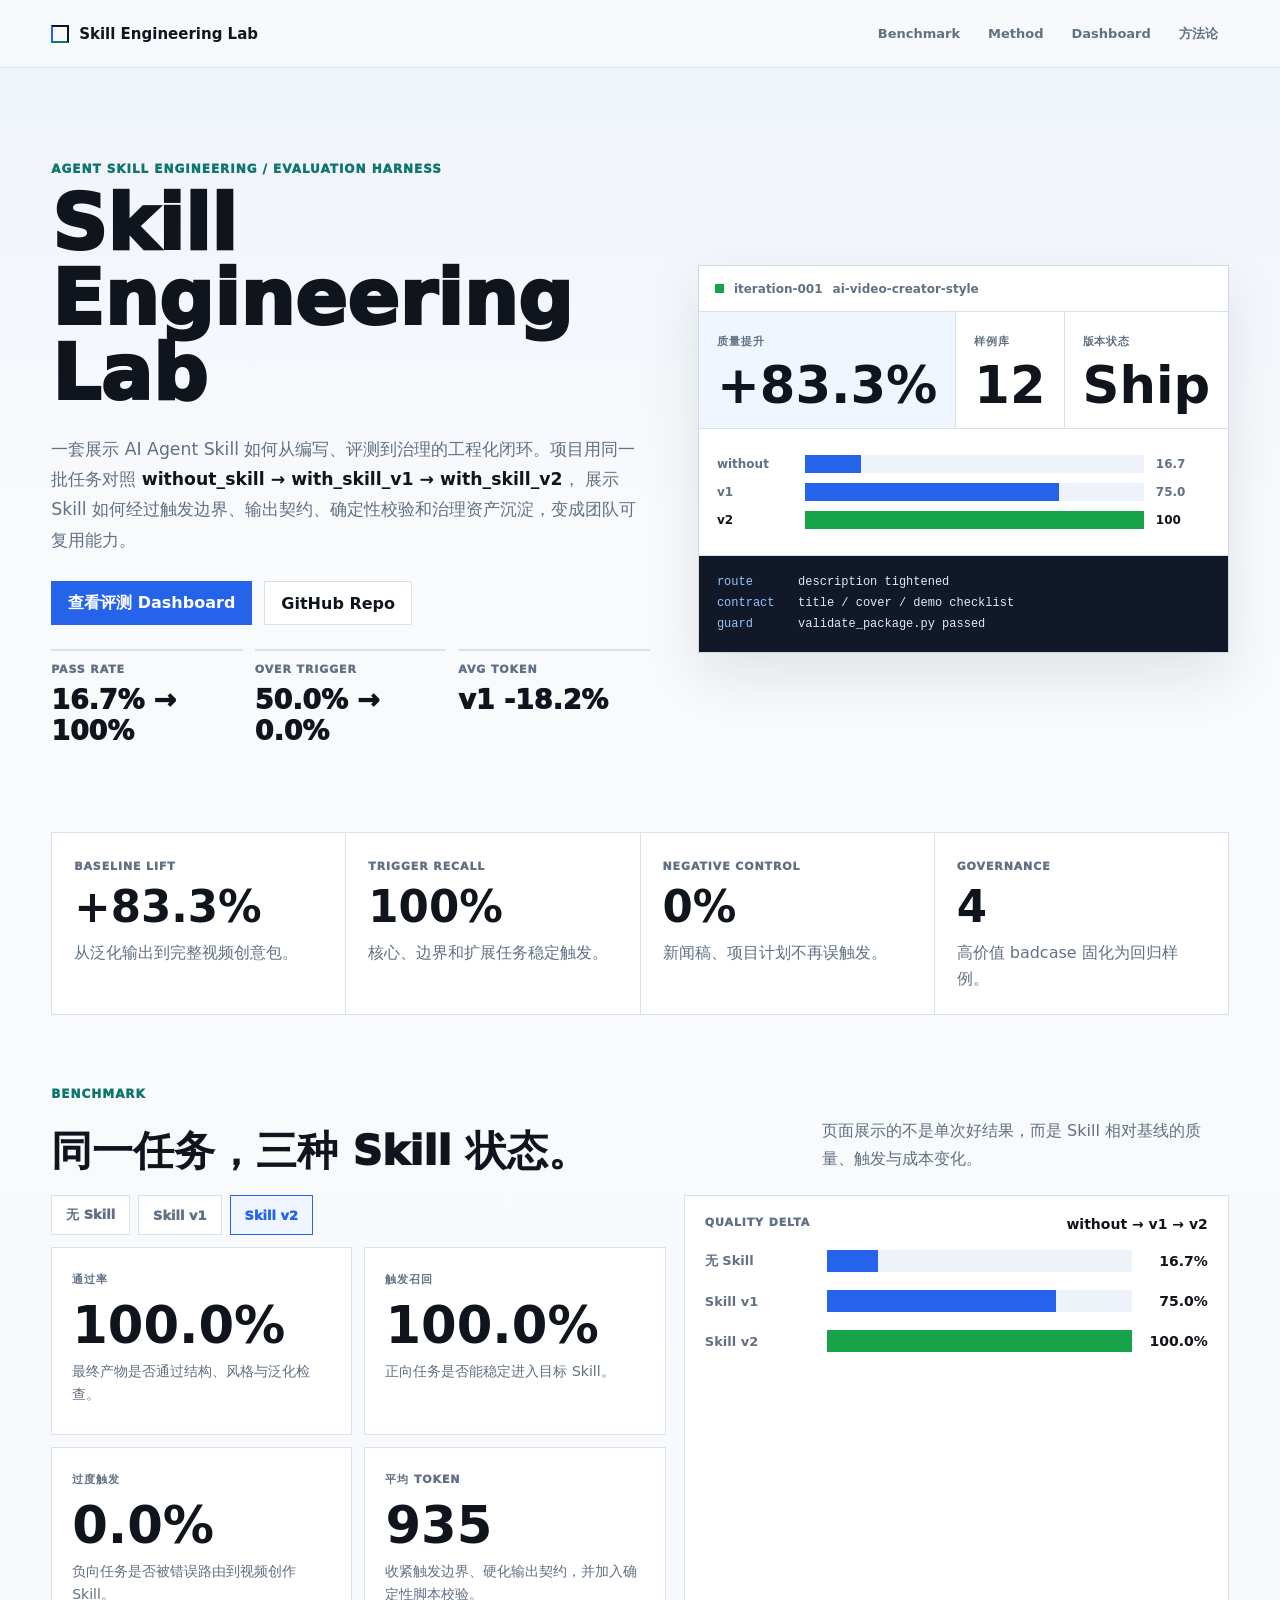
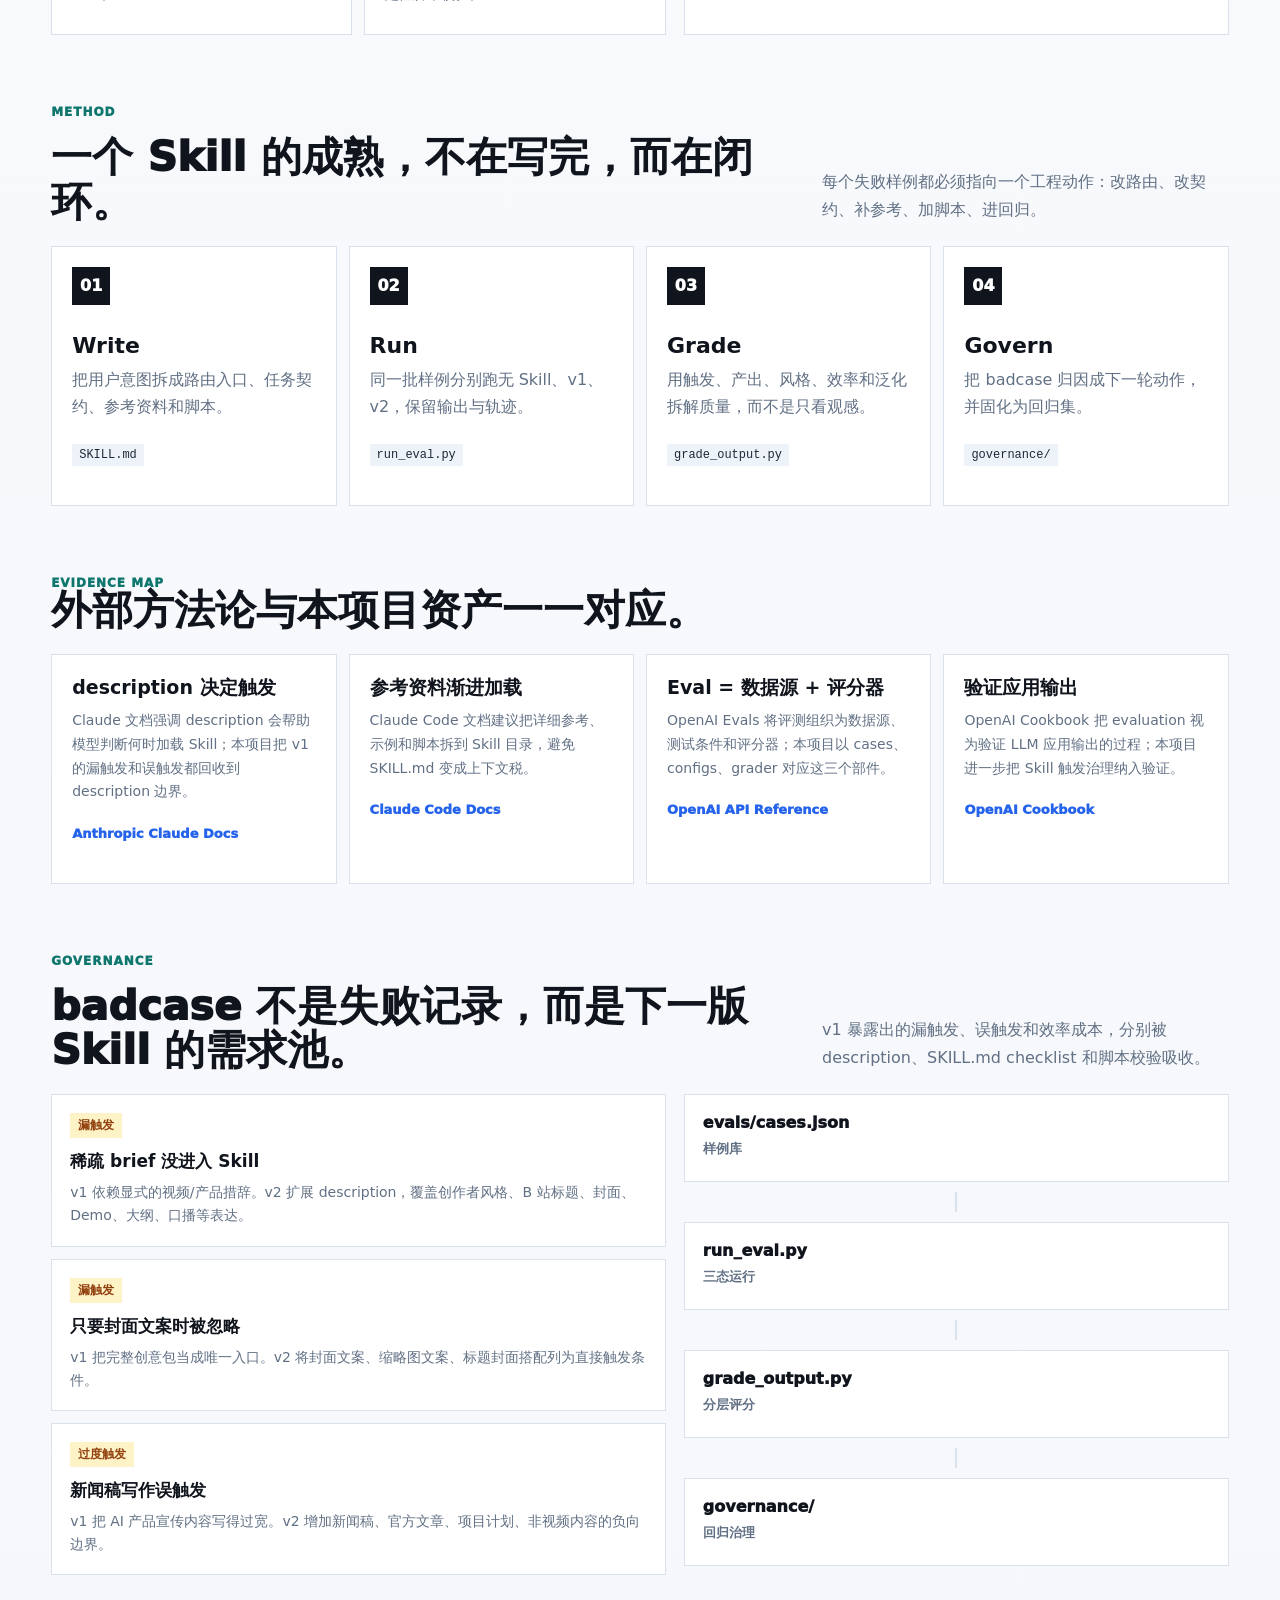
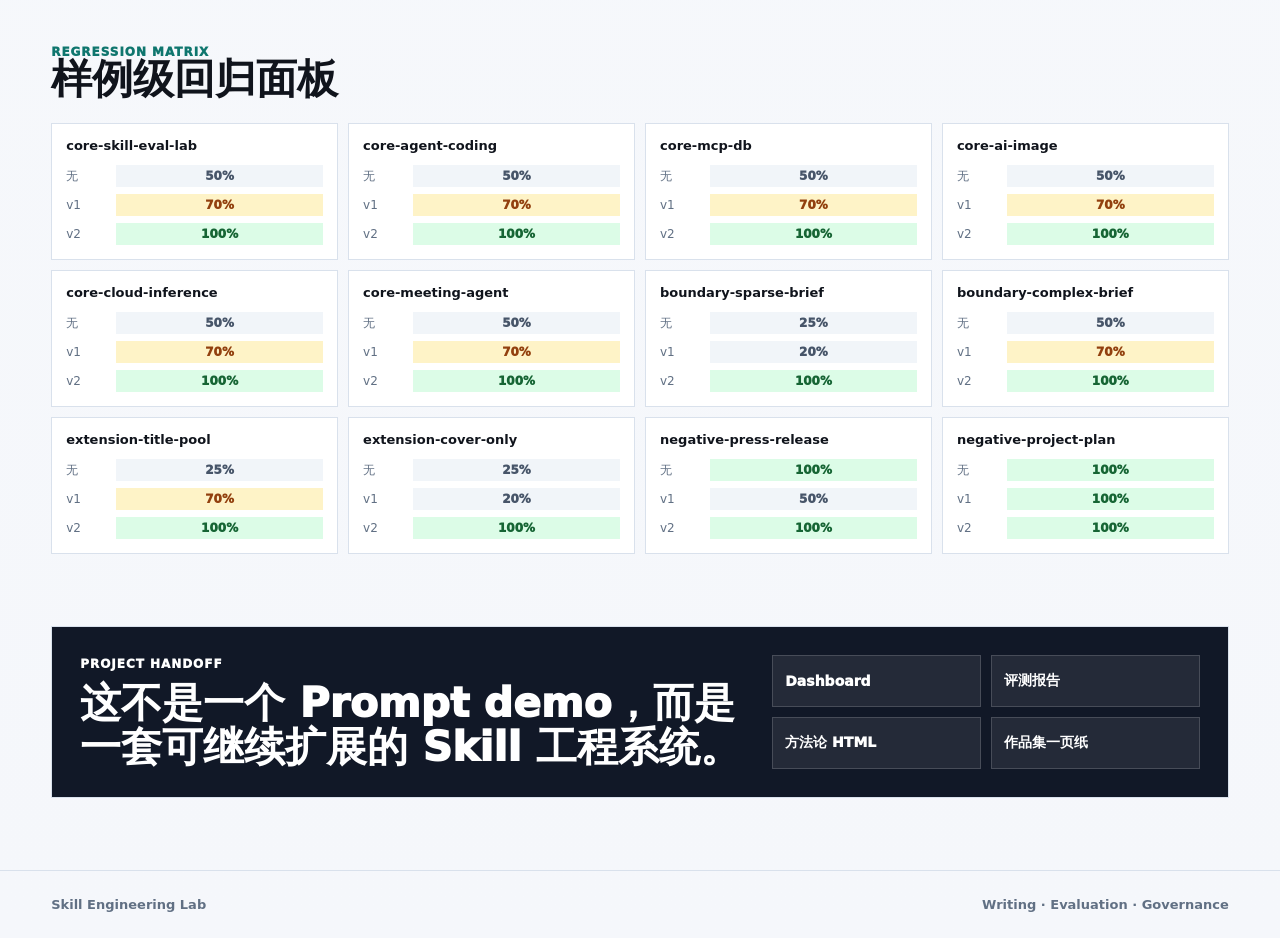
<file: index.html>
<!doctype html>
<html lang="zh-CN">
  <head>
    <meta charset="utf-8" />
    <meta name="viewport" content="width=device-width, initial-scale=1" />
    <meta http-equiv="refresh" content="0; url=/site" />
    <title>Skill Engineering Lab</title>
    <style>
      :root {
        color-scheme: light;
        --bg: #f6f8fb;
        --ink: #111827;
        --muted: #5d6878;
        --line: #d8e0ea;
        --blue: #2563eb;
        --teal: #0f766e;
      }

      * {
        box-sizing: border-box;
      }

      body {
        min-height: 100vh;
        margin: 0;
        display: grid;
        place-items: center;
        padding: 32px;
        font-family:
          Inter, ui-sans-serif, system-ui, -apple-system, BlinkMacSystemFont,
          "Segoe UI", "PingFang SC", "Hiragino Sans GB", sans-serif;
        background:
          linear-gradient(135deg, rgba(37, 99, 235, 0.08), transparent 34%),
          linear-gradient(315deg, rgba(15, 118, 110, 0.1), transparent 42%),
          var(--bg);
        color: var(--ink);
      }

      main {
        width: min(680px, 100%);
        border: 1px solid var(--line);
        background: rgba(255, 255, 255, 0.92);
        padding: 36px;
        box-shadow: 0 22px 55px rgba(15, 23, 42, 0.09);
      }

      .eyebrow {
        margin: 0 0 14px;
        font-size: 12px;
        font-weight: 800;
        letter-spacing: 0.18em;
        text-transform: uppercase;
        color: var(--teal);
      }

      h1 {
        margin: 0;
        font-size: clamp(32px, 6vw, 56px);
        line-height: 1.02;
        letter-spacing: 0;
      }

      p {
        margin: 18px 0 0;
        color: var(--muted);
        font-size: 16px;
        line-height: 1.8;
      }

      a {
        display: inline-flex;
        align-items: center;
        justify-content: center;
        margin-top: 24px;
        min-height: 44px;
        padding: 0 18px;
        border: 1px solid var(--blue);
        background: var(--blue);
        color: #fff;
        font-weight: 800;
        text-decoration: none;
      }
    </style>
  </head>
  <body>
    <main>
      <p class="eyebrow">Agent Skill Engineering</p>
      <h1>Skill Engineering Lab</h1>
      <p>正在进入研究型项目站。若浏览器没有自动跳转，请点击下方入口。</p>
      <a href="/site">打开项目站点</a>
    </main>
  </body>
</html>
</file>
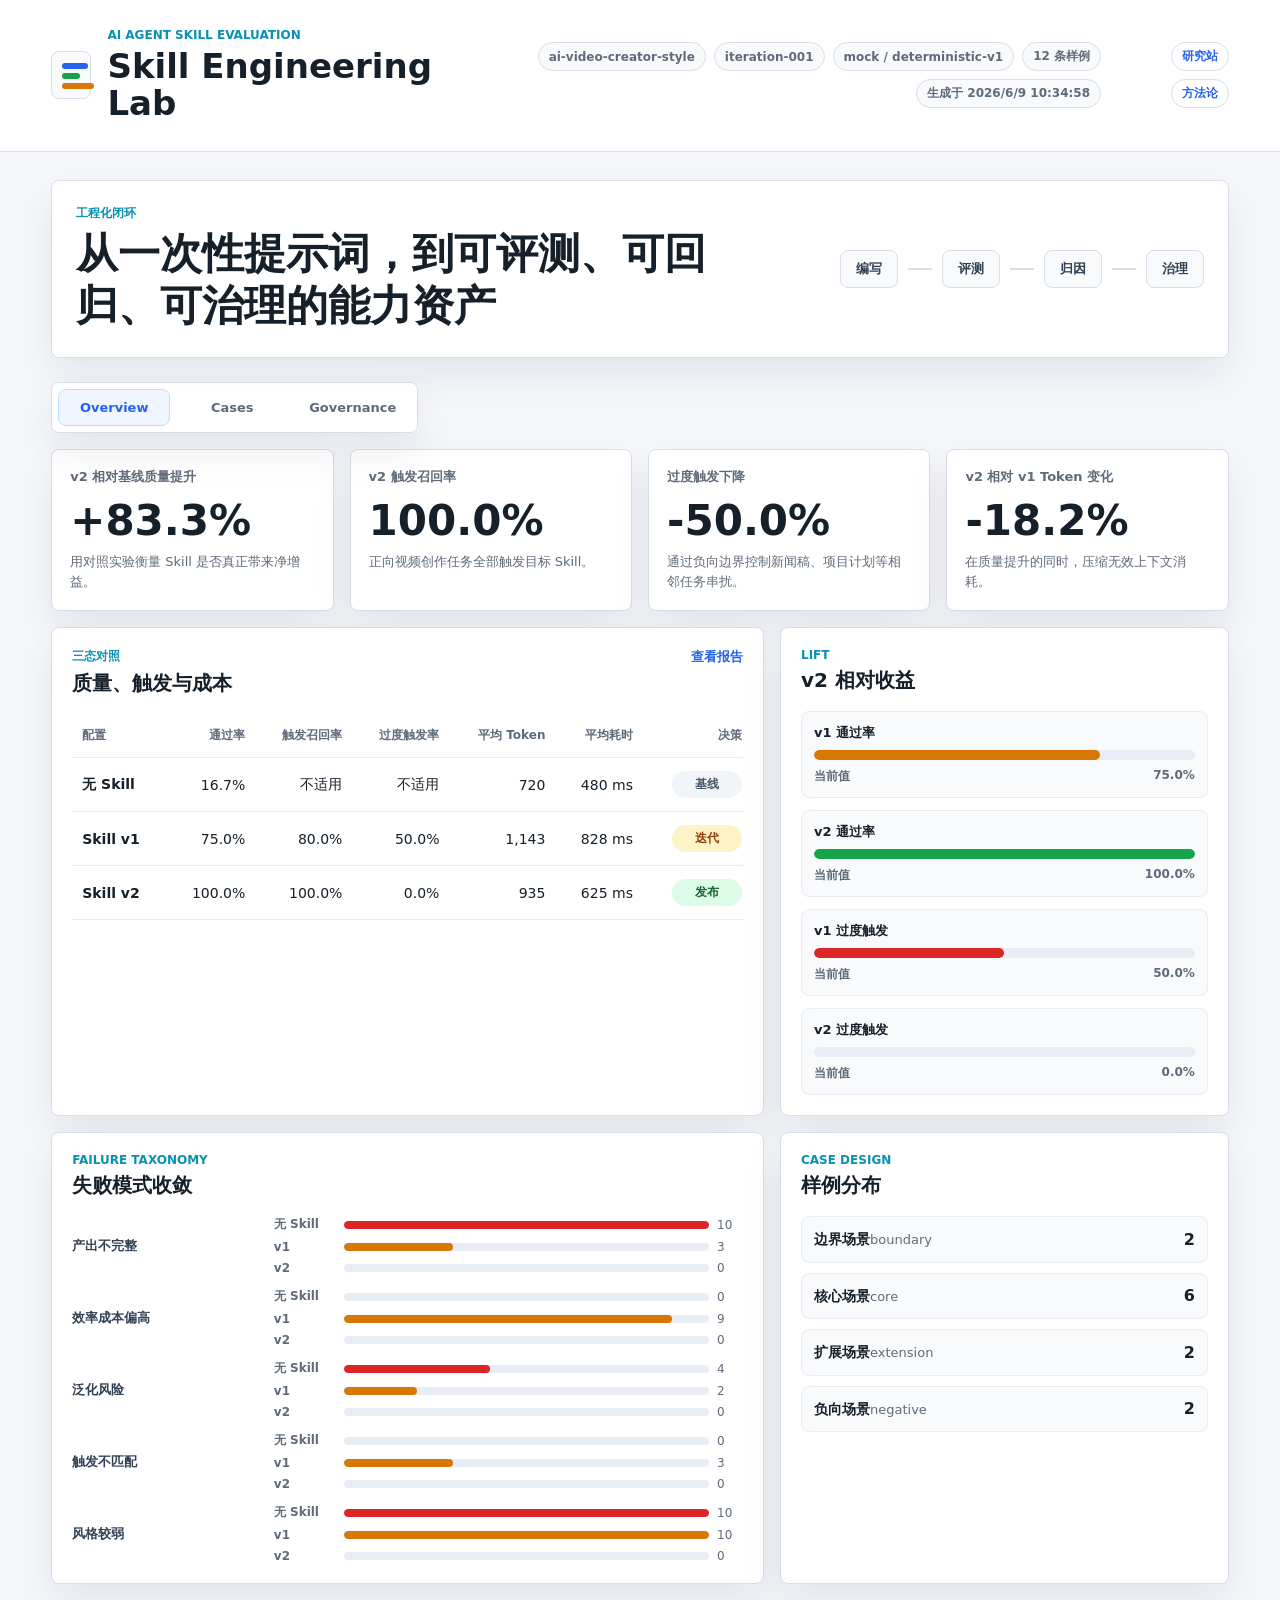
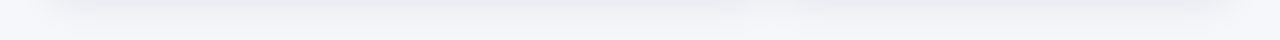
<file: dashboard/index.html>
<!doctype html>
<html lang="zh-CN">
  <head>
    <meta charset="utf-8" />
    <meta name="viewport" content="width=device-width, initial-scale=1" />
    <title>Skill Engineering Lab Dashboard</title>
    <link rel="stylesheet" href="/dashboard/style.css" />
  </head>
  <body>
    <header class="topbar">
      <div class="brand">
        <div class="brand-mark" aria-hidden="true">
          <span></span>
          <span></span>
          <span></span>
        </div>
        <div>
          <p class="eyebrow">AI Agent Skill Evaluation</p>
          <h1>Skill Engineering Lab</h1>
        </div>
      </div>
      <div class="run-meta" id="runMeta"></div>
      <nav class="top-links" aria-label="项目入口">
        <a href="/site">研究站</a>
        <a href="/docs/ai-agent-skill-engineering">方法论</a>
      </nav>
    </header>

    <main>
      <section class="summary-band" aria-labelledby="summaryTitle">
        <div>
          <p class="eyebrow">工程化闭环</p>
          <h2 id="summaryTitle">从一次性提示词，到可评测、可回归、可治理的能力资产</h2>
        </div>
        <div class="flow-strip" aria-label="Skill 生命周期">
          <span>编写</span>
          <i></i>
          <span>评测</span>
          <i></i>
          <span>归因</span>
          <i></i>
          <span>治理</span>
        </div>
      </section>

      <section class="view-tabs" aria-label="Dashboard 视图切换">
        <button class="tab-button active" type="button" data-view-target="overviewView">Overview</button>
        <button class="tab-button" type="button" data-view-target="casesView">Cases</button>
        <button class="tab-button" type="button" data-view-target="governanceView">Governance</button>
      </section>

      <section class="view-panel active" id="overviewView">
        <section class="metric-grid" id="headlineMetrics" aria-label="核心指标"></section>

        <section class="dashboard-grid">
          <article class="panel wide">
            <div class="panel-heading">
              <div>
                <p class="eyebrow">三态对照</p>
                <h2>质量、触发与成本</h2>
              </div>
              <a href="/docs/evaluation-report">查看报告</a>
            </div>
            <div class="comparison-table-wrap">
              <table class="comparison-table" id="metricTable"></table>
            </div>
          </article>

          <article class="panel">
            <div class="panel-heading">
              <div>
                <p class="eyebrow">Lift</p>
                <h2>v2 相对收益</h2>
              </div>
            </div>
            <div class="lift-stack" id="liftStack"></div>
          </article>

          <article class="panel wide">
            <div class="panel-heading">
              <div>
                <p class="eyebrow">Failure Taxonomy</p>
                <h2>失败模式收敛</h2>
              </div>
            </div>
            <div class="pattern-chart" id="patternChart"></div>
          </article>

          <article class="panel">
            <div class="panel-heading">
              <div>
                <p class="eyebrow">Case Design</p>
                <h2>样例分布</h2>
              </div>
            </div>
            <div class="case-type-list" id="caseTypes"></div>
          </article>
        </section>
      </section>

      <section class="view-panel" id="casesView">
        <article class="panel full">
          <div class="panel-heading">
            <div>
              <p class="eyebrow">Case Matrix</p>
              <h2>样例级回归视图</h2>
            </div>
            <div class="case-filters" id="caseFilters"></div>
          </div>
          <div class="case-workspace">
            <div class="case-matrix" id="caseMatrix"></div>
            <aside class="case-detail" id="caseDetail" aria-label="样例详情"></aside>
          </div>
        </article>
      </section>

      <section class="view-panel" id="governanceView">
        <section class="dashboard-grid">
          <article class="panel">
            <div class="panel-heading">
              <div>
                <p class="eyebrow">Governance</p>
                <h2>治理资产</h2>
              </div>
            </div>
            <div class="governance-list" id="governanceList"></div>
          </article>

          <article class="panel">
            <div class="panel-heading">
              <div>
                <p class="eyebrow">Version Diff</p>
                <h2>v1 到 v2 改了什么</h2>
              </div>
            </div>
            <div class="skill-diff-summary" id="skillDiffSummary"></div>
          </article>

          <article class="panel wide">
            <div class="panel-heading">
              <div>
                <p class="eyebrow">Badcase</p>
                <h2>失败归因与修复路径</h2>
              </div>
            </div>
            <div class="badcase-list" id="badcaseList"></div>
          </article>

          <article class="panel">
            <div class="panel-heading">
              <div>
                <p class="eyebrow">Regression</p>
                <h2>回归保护集</h2>
              </div>
            </div>
            <div class="regression-list" id="regressionList"></div>
          </article>

          <article class="panel full">
            <div class="panel-heading">
              <div>
                <p class="eyebrow">SKILL.md Patch</p>
                <h2>关键文本 Diff</h2>
              </div>
            </div>
            <pre class="diff-block" id="skillDiffBlock"></pre>
          </article>
        </section>
      </section>
    </main>

    <script src="/dashboard/data.js"></script>
    <script src="/dashboard/skill_diff.js"></script>
    <script src="/dashboard/app.js"></script>
  </body>
</html>
</file>
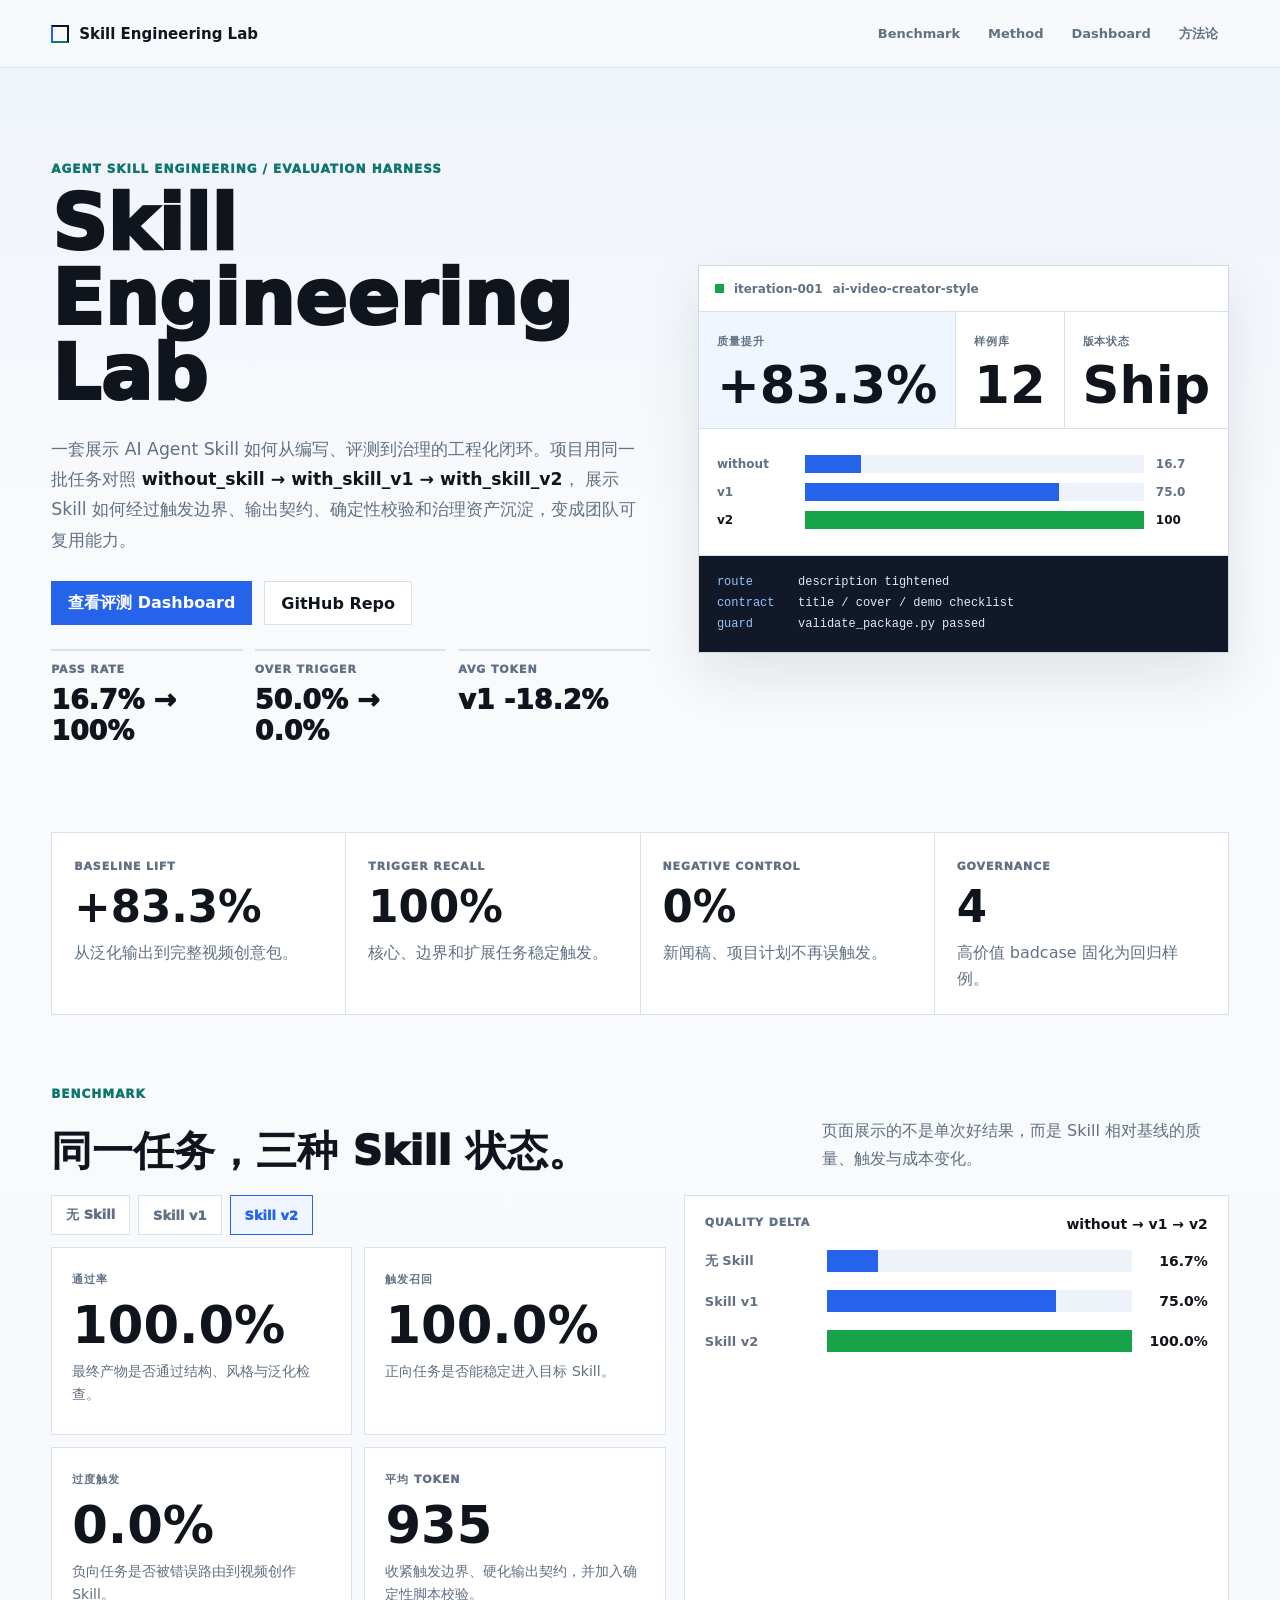
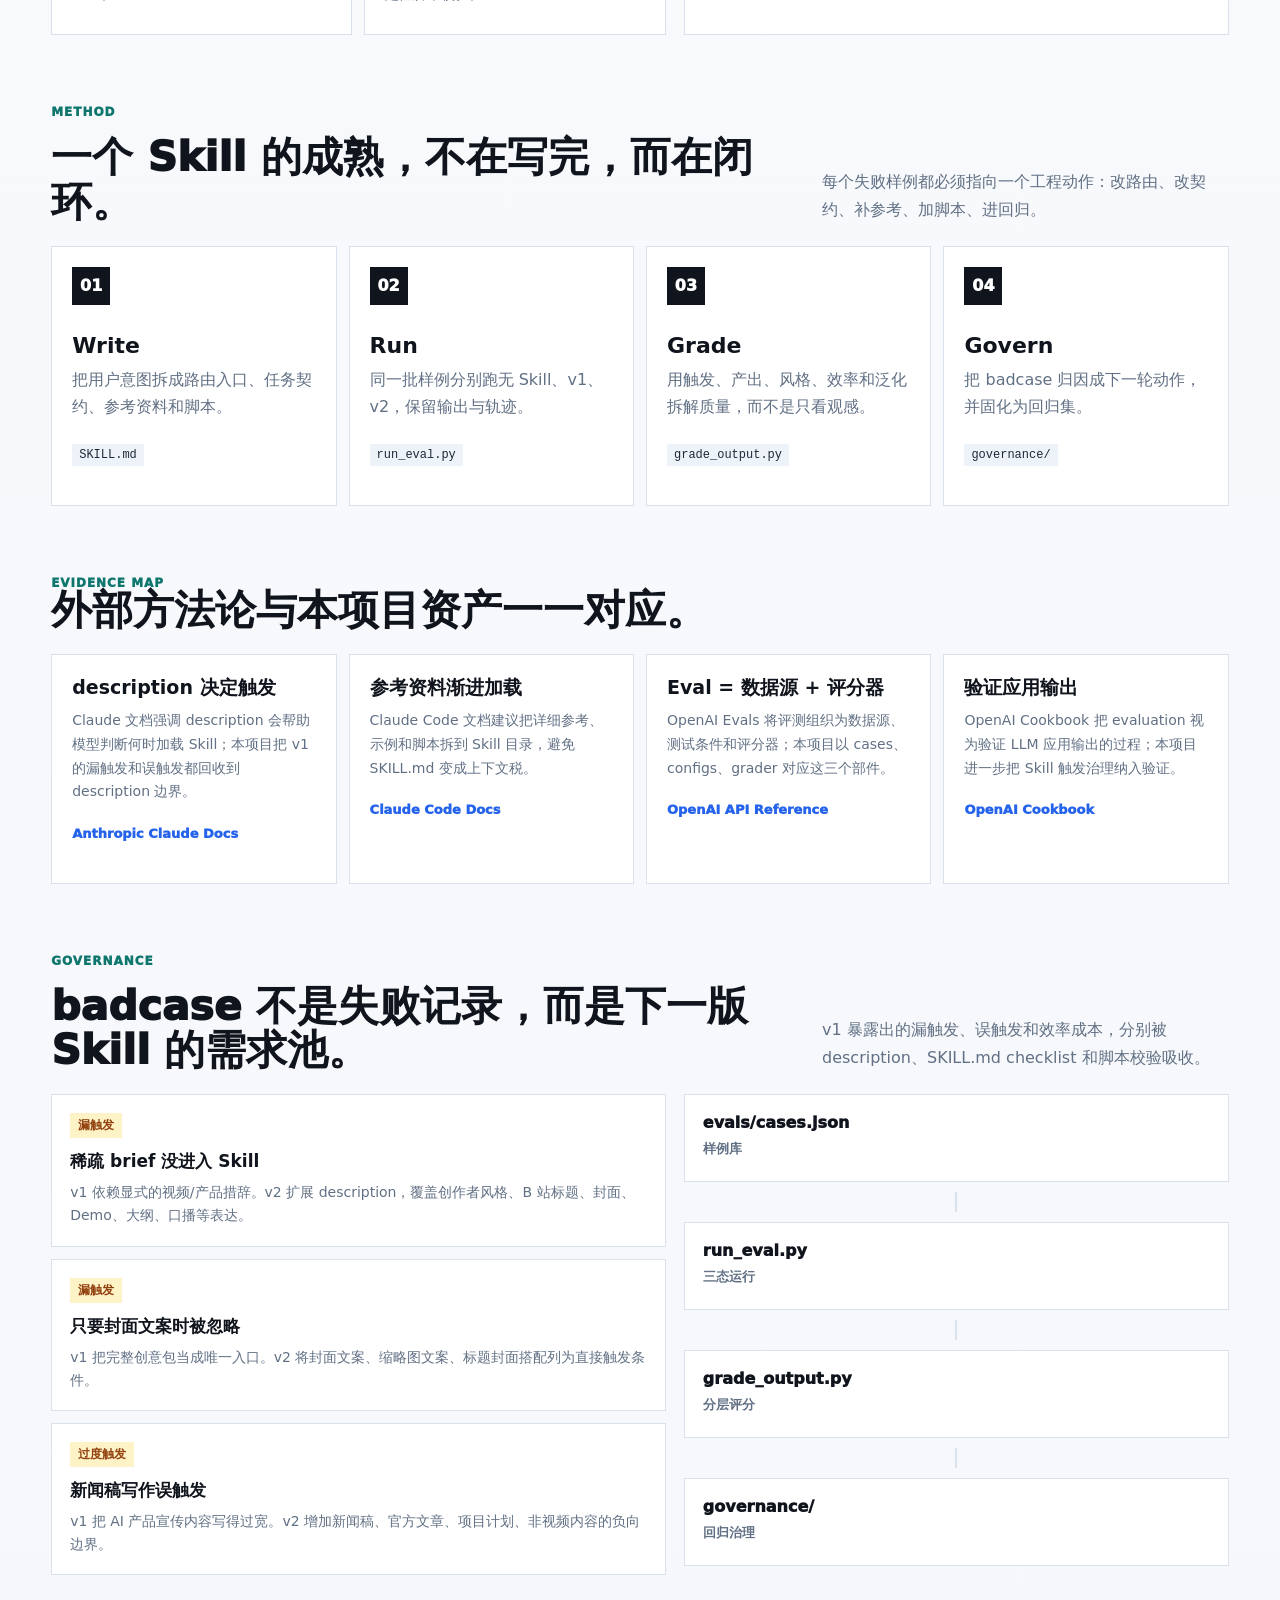
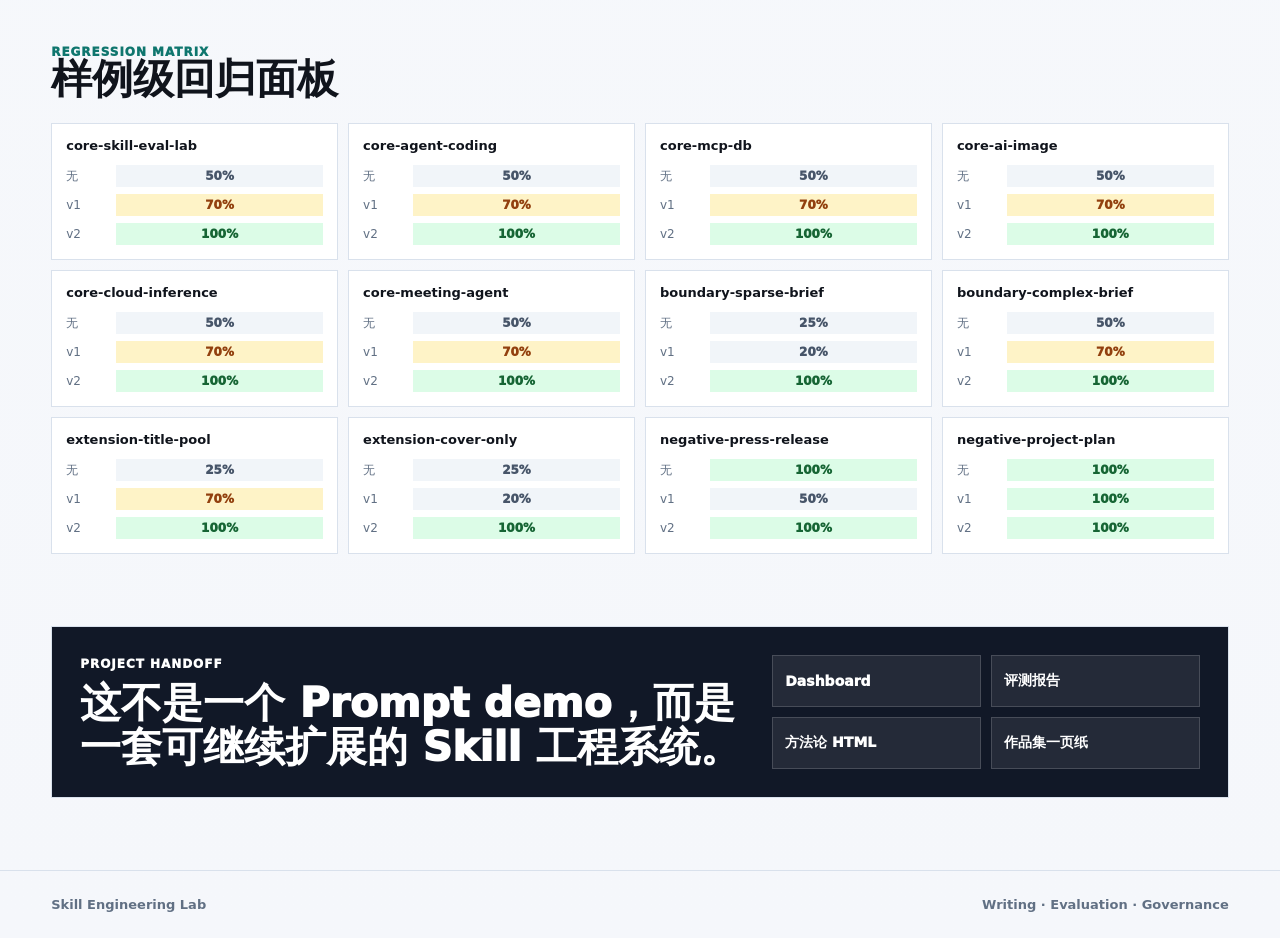
<file: site/index.html>
<!doctype html>
<html lang="zh-CN">
  <head>
    <meta charset="utf-8" />
    <meta name="viewport" content="width=device-width, initial-scale=1" />
    <title>Skill Engineering Lab · Agent Skill 工程化闭环</title>
    <meta
      name="description"
      content="一个展示 AI Agent Skill 如何从编写、评测到治理的工程化闭环项目。"
    />
    <link rel="stylesheet" href="/site/styles.css" />
  </head>
  <body>
    <header class="site-header">
      <a class="brand" href="/" aria-label="Skill Engineering Lab">
        <span class="brand-mark" aria-hidden="true"></span>
        <span>Skill Engineering Lab</span>
      </a>
      <nav aria-label="项目导航">
        <a href="#benchmark">Benchmark</a>
        <a href="#method">Method</a>
        <a href="/dashboard">Dashboard</a>
        <a href="/docs/ai-agent-skill-engineering">方法论</a>
      </nav>
    </header>

    <main>
      <section class="hero" aria-labelledby="hero-title">
        <div class="hero-copy">
          <p class="eyebrow">Agent Skill Engineering / Evaluation Harness</p>
          <h1 id="hero-title">Skill Engineering Lab</h1>
          <p class="hero-lead">
            一套展示 AI Agent Skill 如何从编写、评测到治理的工程化闭环。项目用同一批任务对照
            <strong>without_skill → with_skill_v1 → with_skill_v2</strong>，
            展示 Skill 如何经过触发边界、输出契约、确定性校验和治理资产沉淀，变成团队可复用能力。
          </p>
          <div class="hero-actions">
            <a class="button primary" href="/dashboard">查看评测 Dashboard</a>
            <a class="button" href="https://github.com/lihe/skill-engineering-lab">GitHub Repo</a>
          </div>
          <dl class="hero-facts" aria-label="项目核心结果">
            <div>
              <dt>Pass Rate</dt>
              <dd>16.7% → 100%</dd>
            </div>
            <div>
              <dt>Over Trigger</dt>
              <dd>50.0% → 0.0%</dd>
            </div>
            <div>
              <dt>Avg Token</dt>
              <dd>v1 -18.2%</dd>
            </div>
          </dl>
        </div>

        <aside class="hero-console" aria-label="Skill 评测控制台预览">
          <div class="console-topbar">
            <span class="status-dot"></span>
            <span>iteration-001</span>
            <span>ai-video-creator-style</span>
          </div>
          <div class="console-grid">
            <div class="console-kpi strong">
              <span>质量提升</span>
              <strong>+83.3%</strong>
            </div>
            <div class="console-kpi">
              <span>样例库</span>
              <strong>12</strong>
            </div>
            <div class="console-kpi">
              <span>版本状态</span>
              <strong>Ship</strong>
            </div>
          </div>
          <div class="console-chart" aria-label="三种配置通过率对比">
            <div class="chart-row">
              <span>without</span>
              <i style="--bar: 16.7%"></i>
              <b>16.7</b>
            </div>
            <div class="chart-row">
              <span>v1</span>
              <i style="--bar: 75%"></i>
              <b>75.0</b>
            </div>
            <div class="chart-row emph">
              <span>v2</span>
              <i style="--bar: 100%"></i>
              <b>100</b>
            </div>
          </div>
          <div class="console-log">
            <p><span>route</span> description tightened</p>
            <p><span>contract</span> title / cover / demo checklist</p>
            <p><span>guard</span> validate_package.py passed</p>
          </div>
        </aside>
      </section>

      <section class="proof-strip" aria-label="评测摘要">
        <article>
          <span>Baseline Lift</span>
          <strong>+83.3%</strong>
          <p>从泛化输出到完整视频创意包。</p>
        </article>
        <article>
          <span>Trigger Recall</span>
          <strong>100%</strong>
          <p>核心、边界和扩展任务稳定触发。</p>
        </article>
        <article>
          <span>Negative Control</span>
          <strong>0%</strong>
          <p>新闻稿、项目计划不再误触发。</p>
        </article>
        <article>
          <span>Governance</span>
          <strong>4</strong>
          <p>高价值 badcase 固化为回归样例。</p>
        </article>
      </section>

      <section class="benchmark-section" id="benchmark">
        <div class="section-heading">
          <p class="eyebrow">Benchmark</p>
          <h2>同一任务，三种 Skill 状态。</h2>
          <p>
            页面展示的不是单次好结果，而是 Skill 相对基线的质量、触发与成本变化。
          </p>
        </div>
        <div class="benchmark-layout">
          <div>
            <div class="config-tabs" id="configTabs" role="tablist"></div>
            <div class="metric-panels" id="metricPanels"></div>
          </div>
          <div class="delta-panel">
            <div class="panel-heading">
              <span>Quality Delta</span>
              <strong>without → v1 → v2</strong>
            </div>
            <div id="deltaChart" class="delta-chart"></div>
          </div>
        </div>
      </section>

      <section class="method-section" id="method">
        <div class="section-heading">
          <p class="eyebrow">Method</p>
          <h2>一个 Skill 的成熟，不在写完，而在闭环。</h2>
          <p>
            每个失败样例都必须指向一个工程动作：改路由、改契约、补参考、加脚本、进回归。
          </p>
        </div>
        <div class="lifecycle" id="lifecycle"></div>
      </section>

      <section class="evidence-section">
        <div class="section-heading compact">
          <p class="eyebrow">Evidence Map</p>
          <h2>外部方法论与本项目资产一一对应。</h2>
        </div>
        <div class="evidence-grid" id="evidenceGrid"></div>
      </section>

      <section class="governance-section">
        <div class="section-heading">
          <p class="eyebrow">Governance</p>
          <h2>badcase 不是失败记录，而是下一版 Skill 的需求池。</h2>
          <p>
            v1 暴露出的漏触发、误触发和效率成本，分别被 description、SKILL.md
            checklist 和脚本校验吸收。
          </p>
        </div>
        <div class="governance-layout">
          <div class="badcase-list" id="badcaseList"></div>
          <div class="system-map" aria-label="评测系统链路">
            <div class="system-node">evals/cases.json<span>样例库</span></div>
            <div class="system-arrow"></div>
            <div class="system-node">run_eval.py<span>三态运行</span></div>
            <div class="system-arrow"></div>
            <div class="system-node">grade_output.py<span>分层评分</span></div>
            <div class="system-arrow"></div>
            <div class="system-node">governance/<span>回归治理</span></div>
          </div>
        </div>
      </section>

      <section class="case-section">
        <div class="section-heading compact">
          <p class="eyebrow">Regression Matrix</p>
          <h2>样例级回归面板</h2>
        </div>
        <div class="case-grid" id="caseGrid"></div>
      </section>

      <section class="handoff">
        <div>
          <p class="eyebrow">Project Handoff</p>
          <h2>这不是一个 Prompt demo，而是一套可继续扩展的 Skill 工程系统。</h2>
        </div>
        <div class="handoff-links">
          <a href="/dashboard">Dashboard</a>
          <a href="/docs/evaluation-report">评测报告</a>
          <a href="/docs/ai-agent-skill-engineering">方法论 HTML</a>
          <a href="/docs/portfolio-one-pager.md">作品集一页纸</a>
        </div>
      </section>
    </main>

    <footer class="site-footer">
      <span>Skill Engineering Lab</span>
      <span>Writing · Evaluation · Governance</span>
    </footer>

    <script src="/site/app.js"></script>
  </body>
</html>
</file>
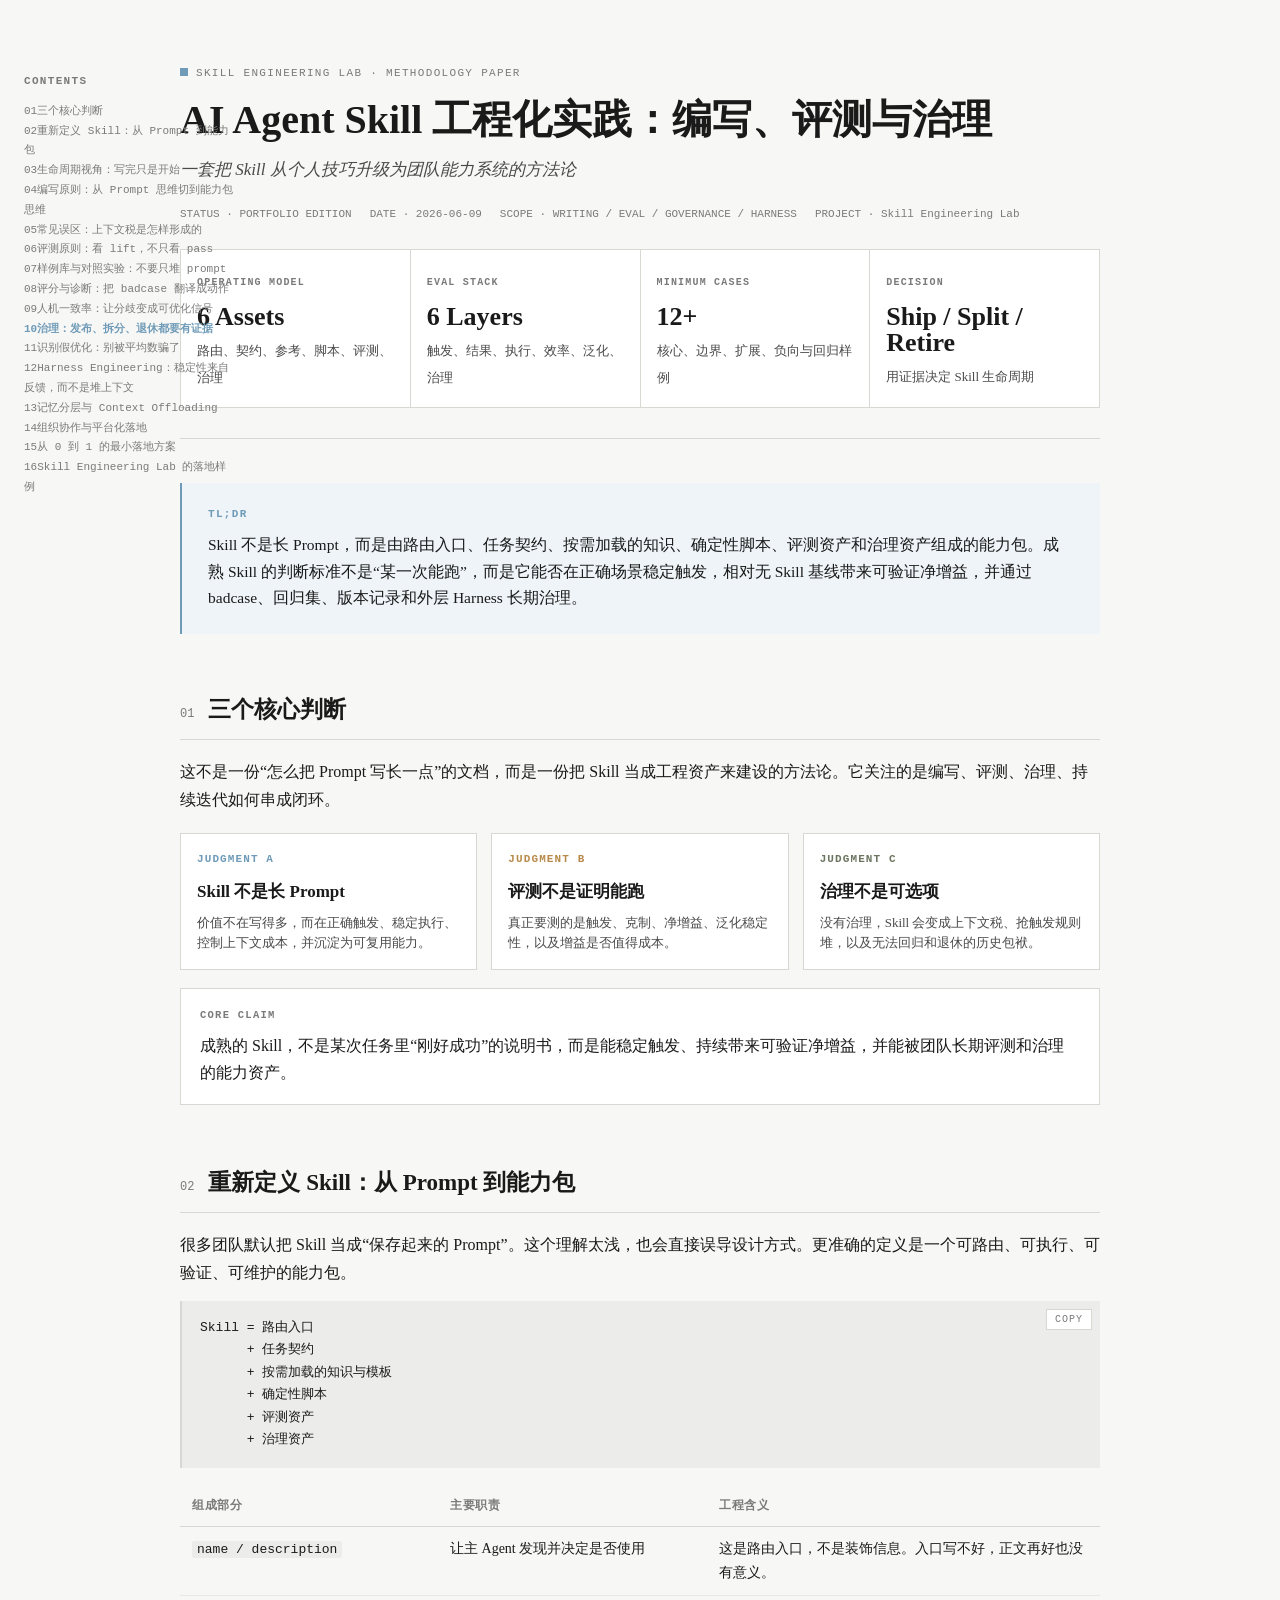
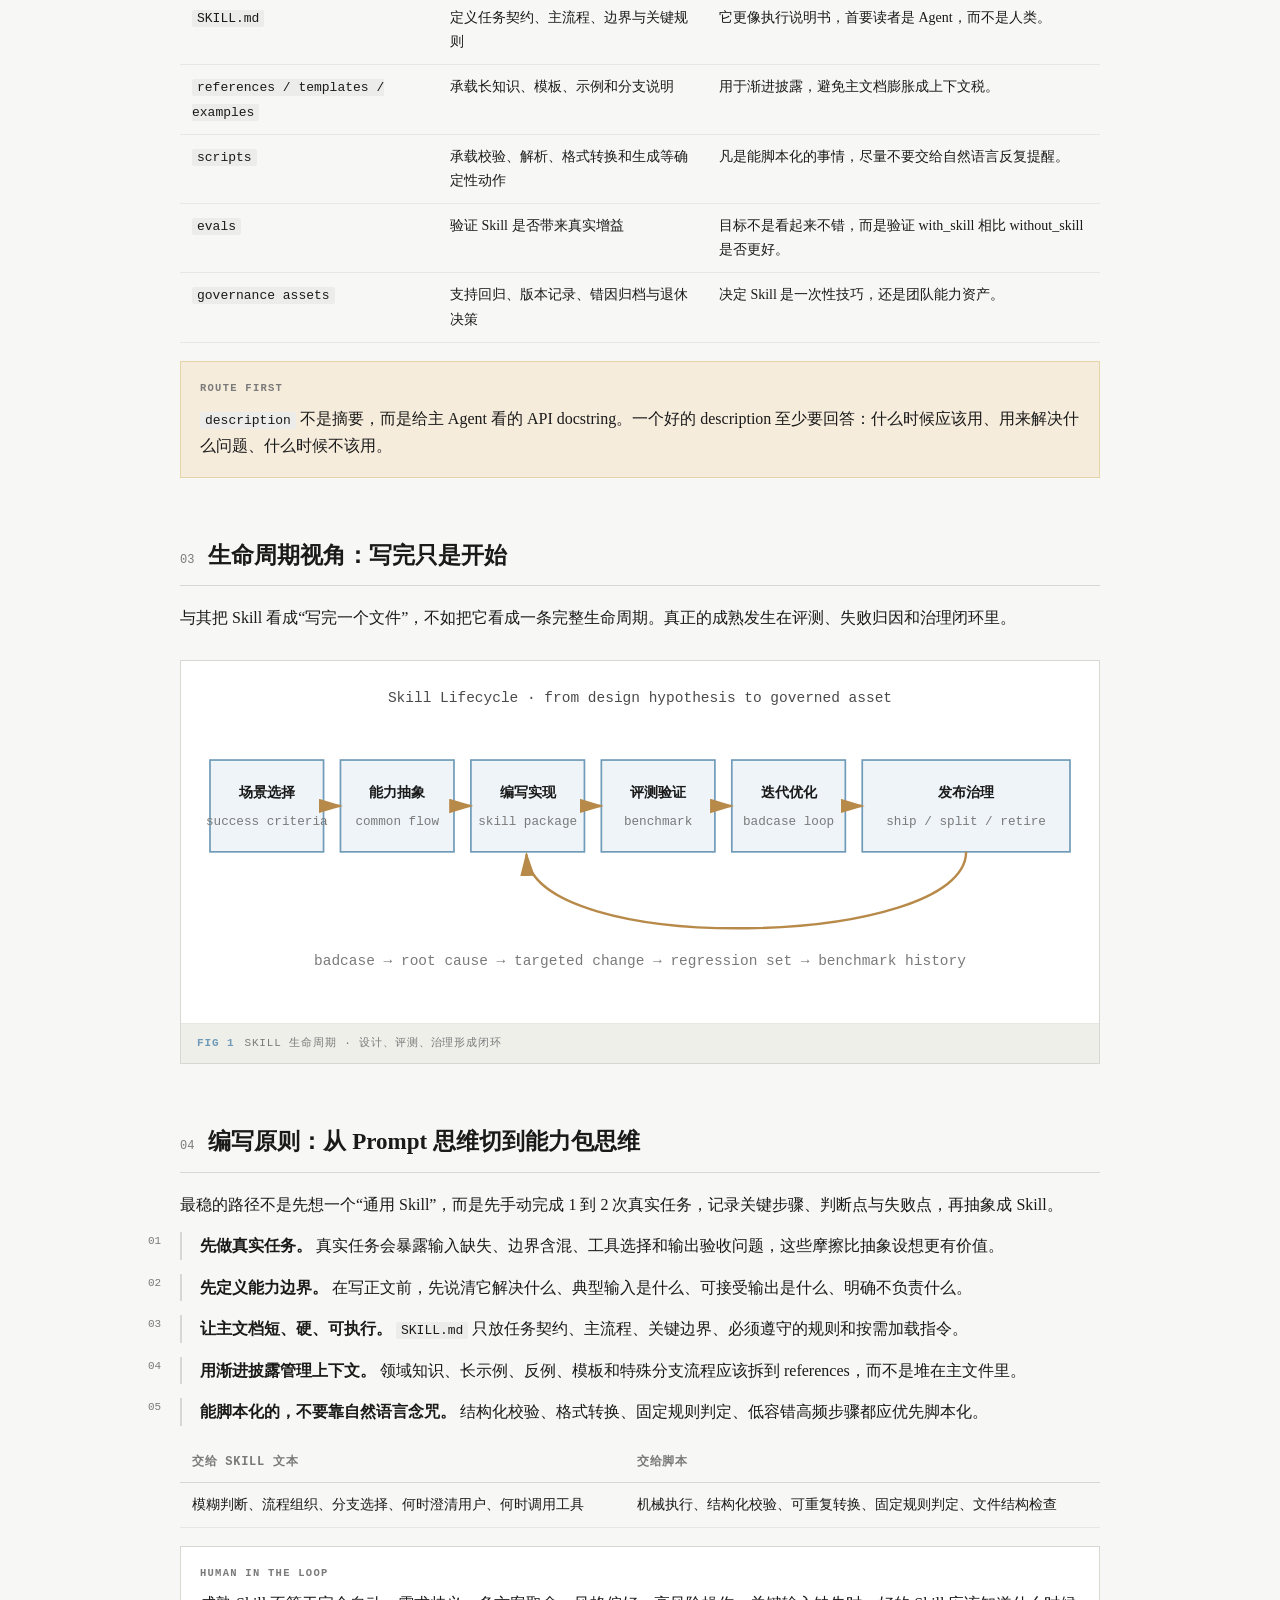
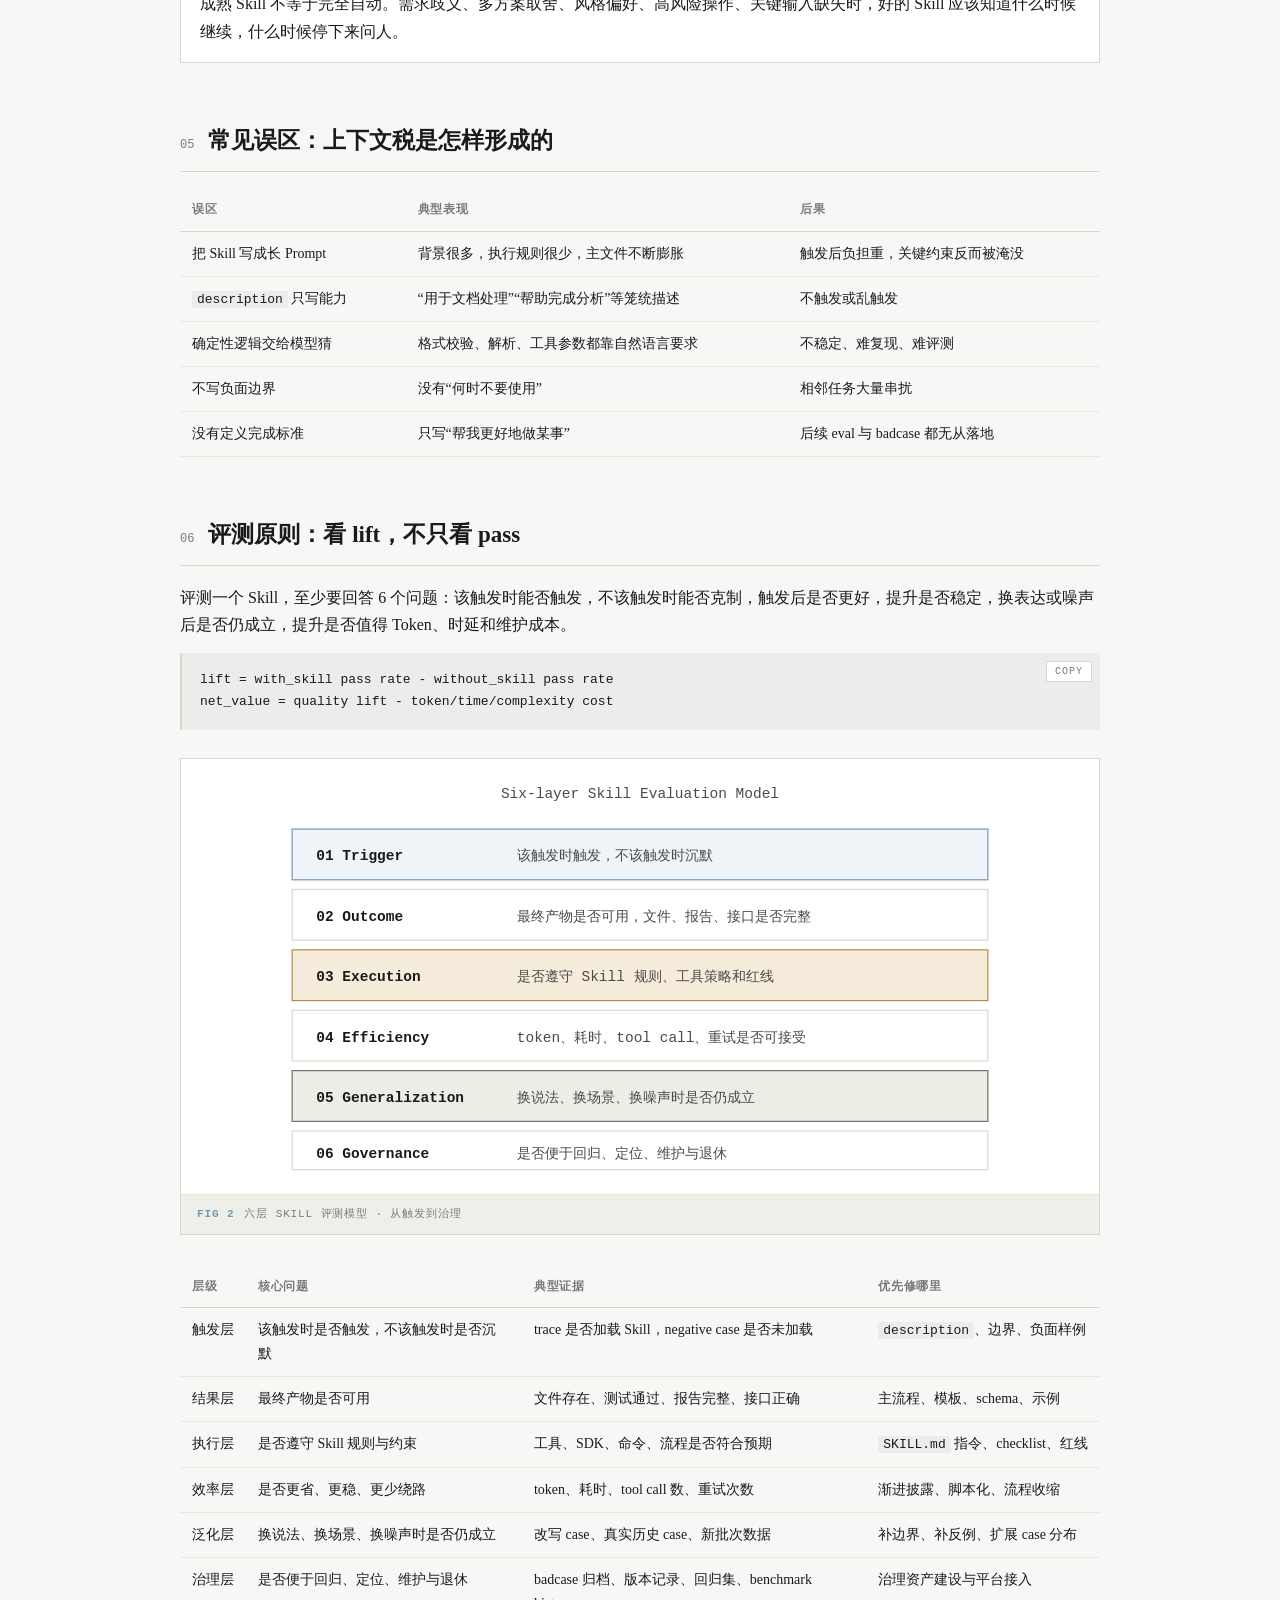
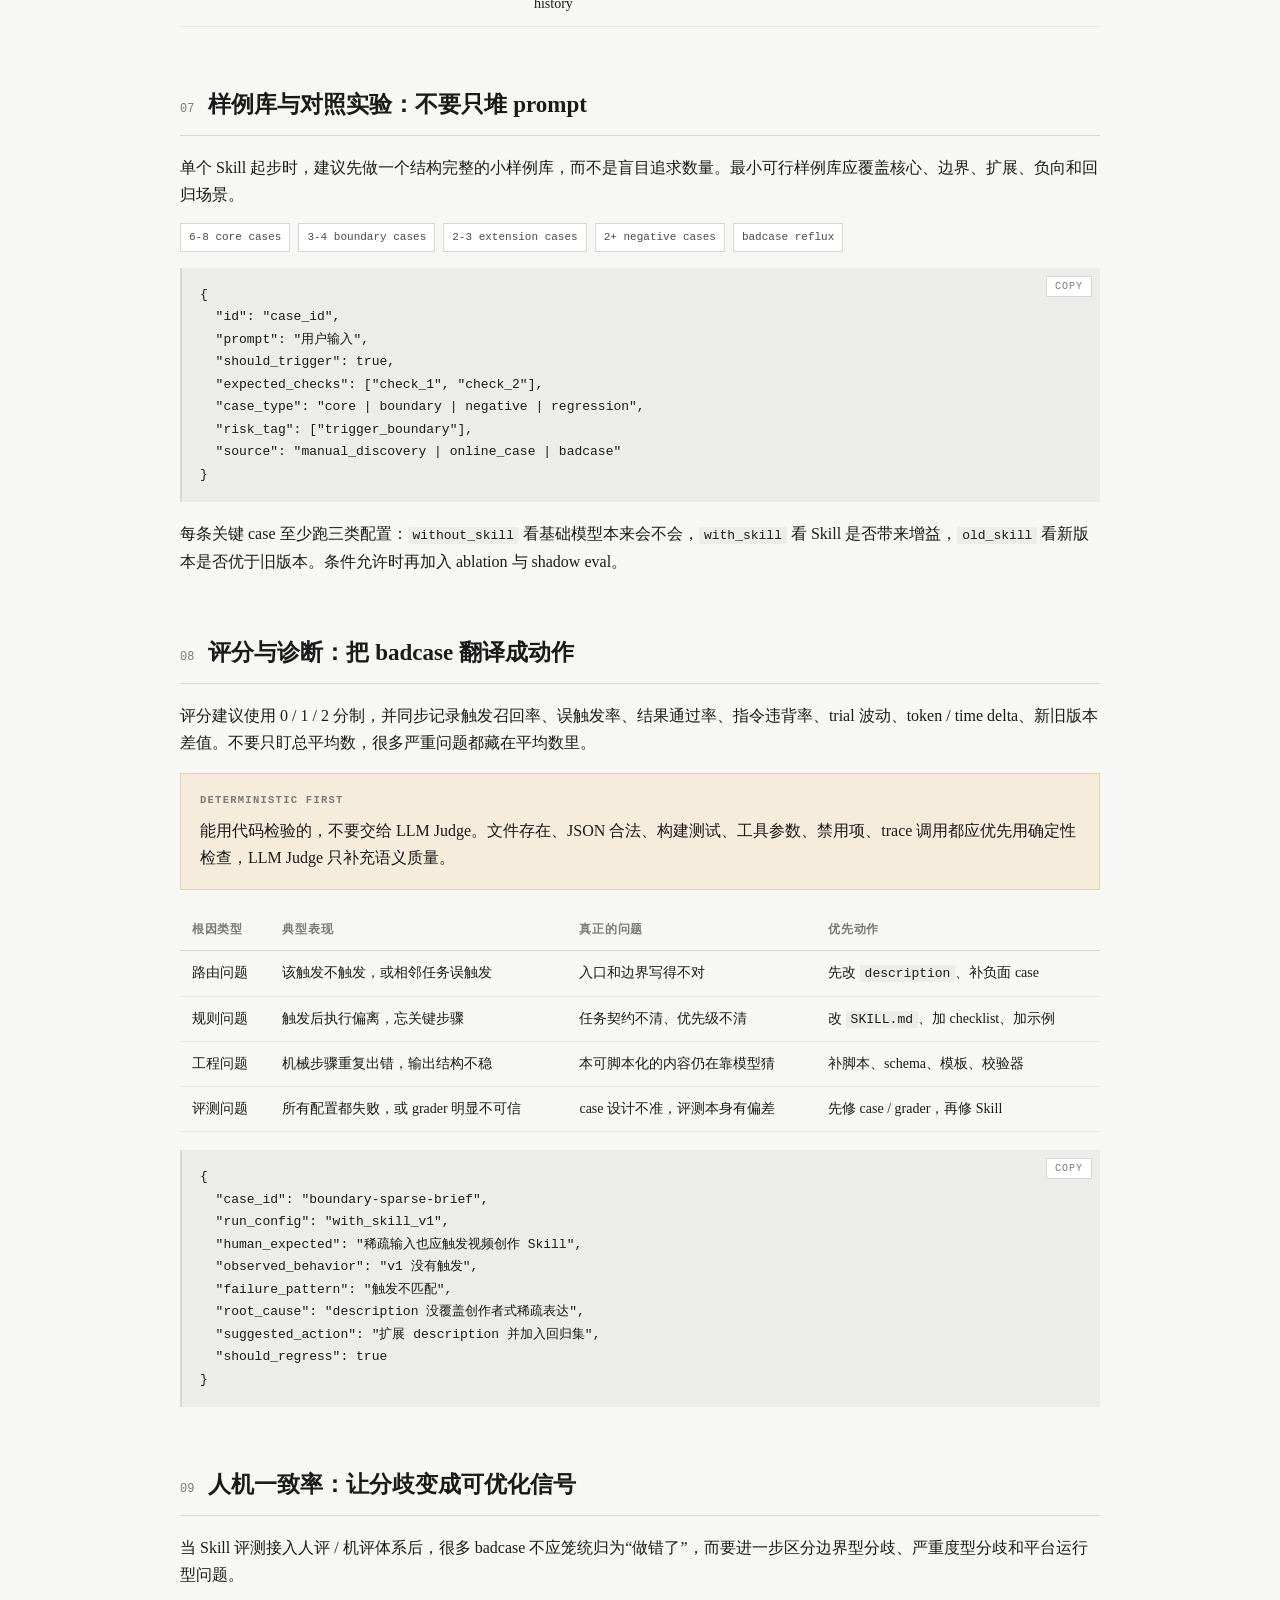
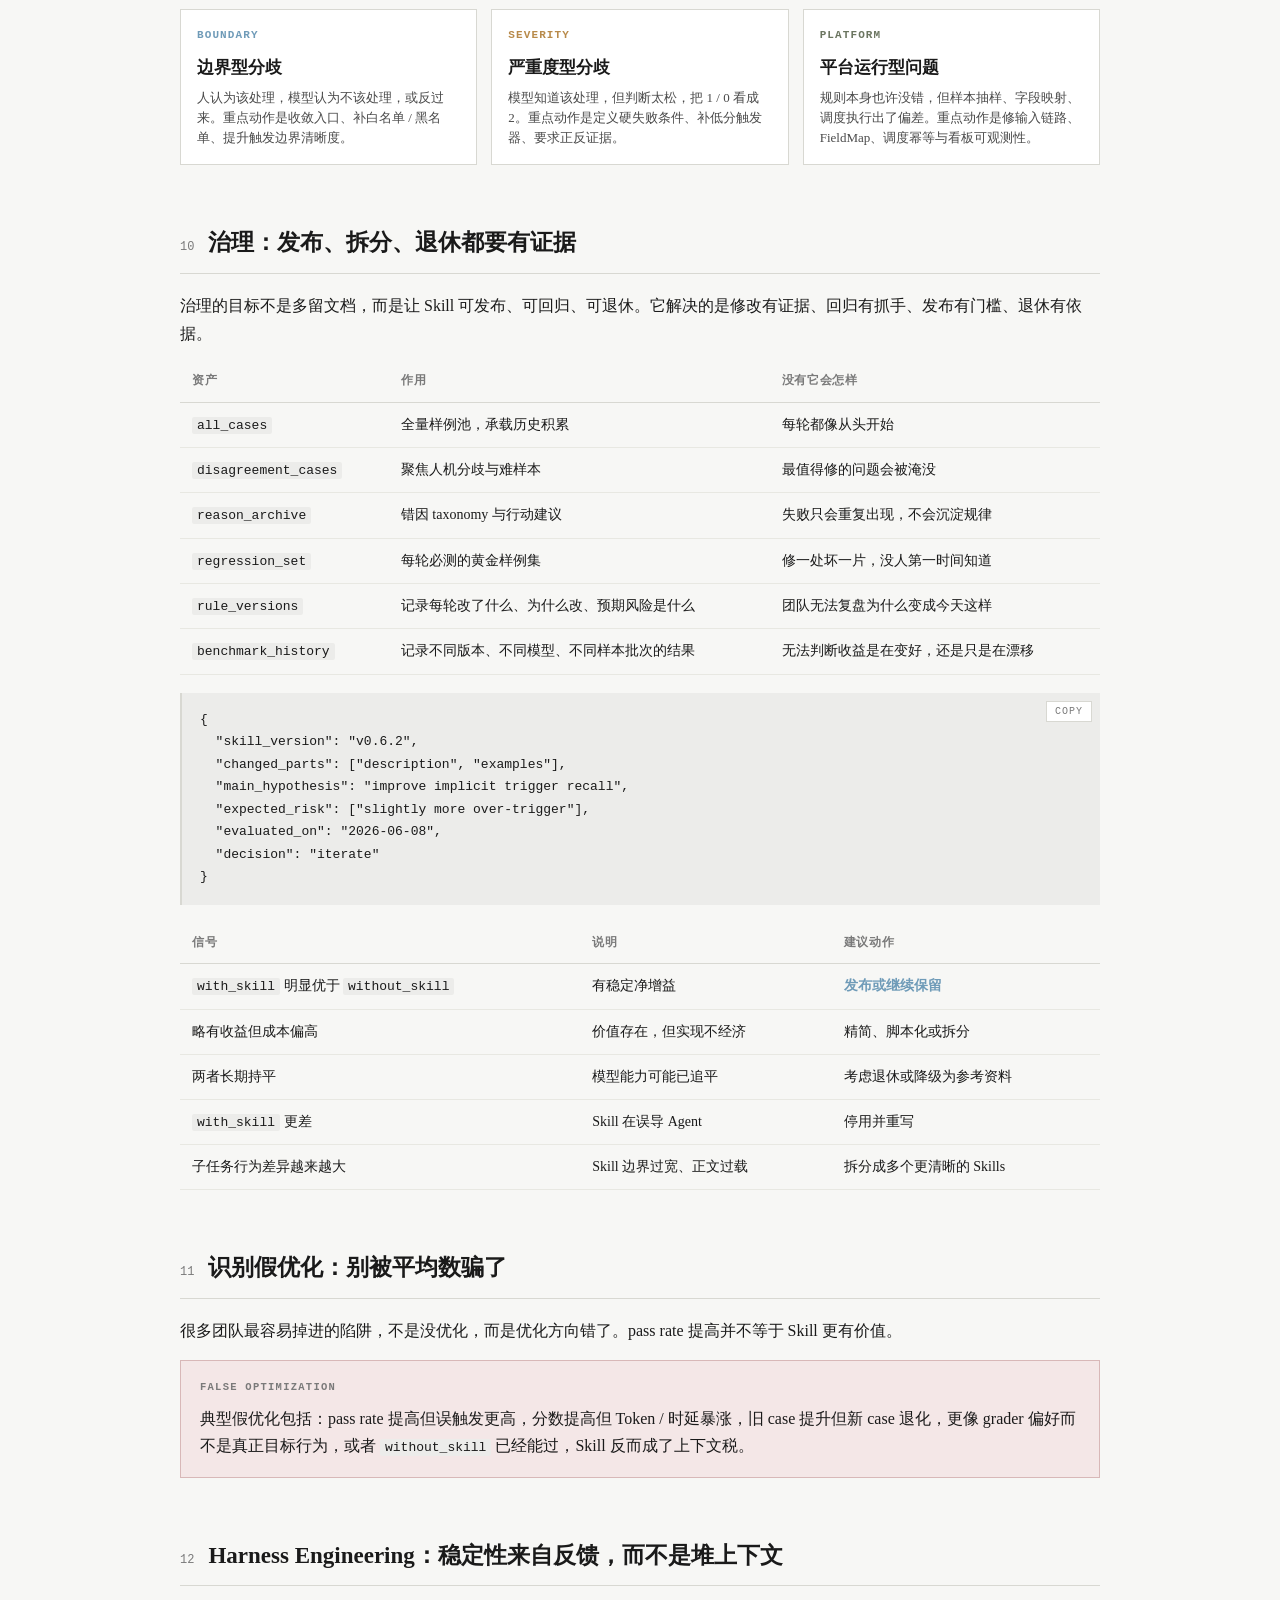
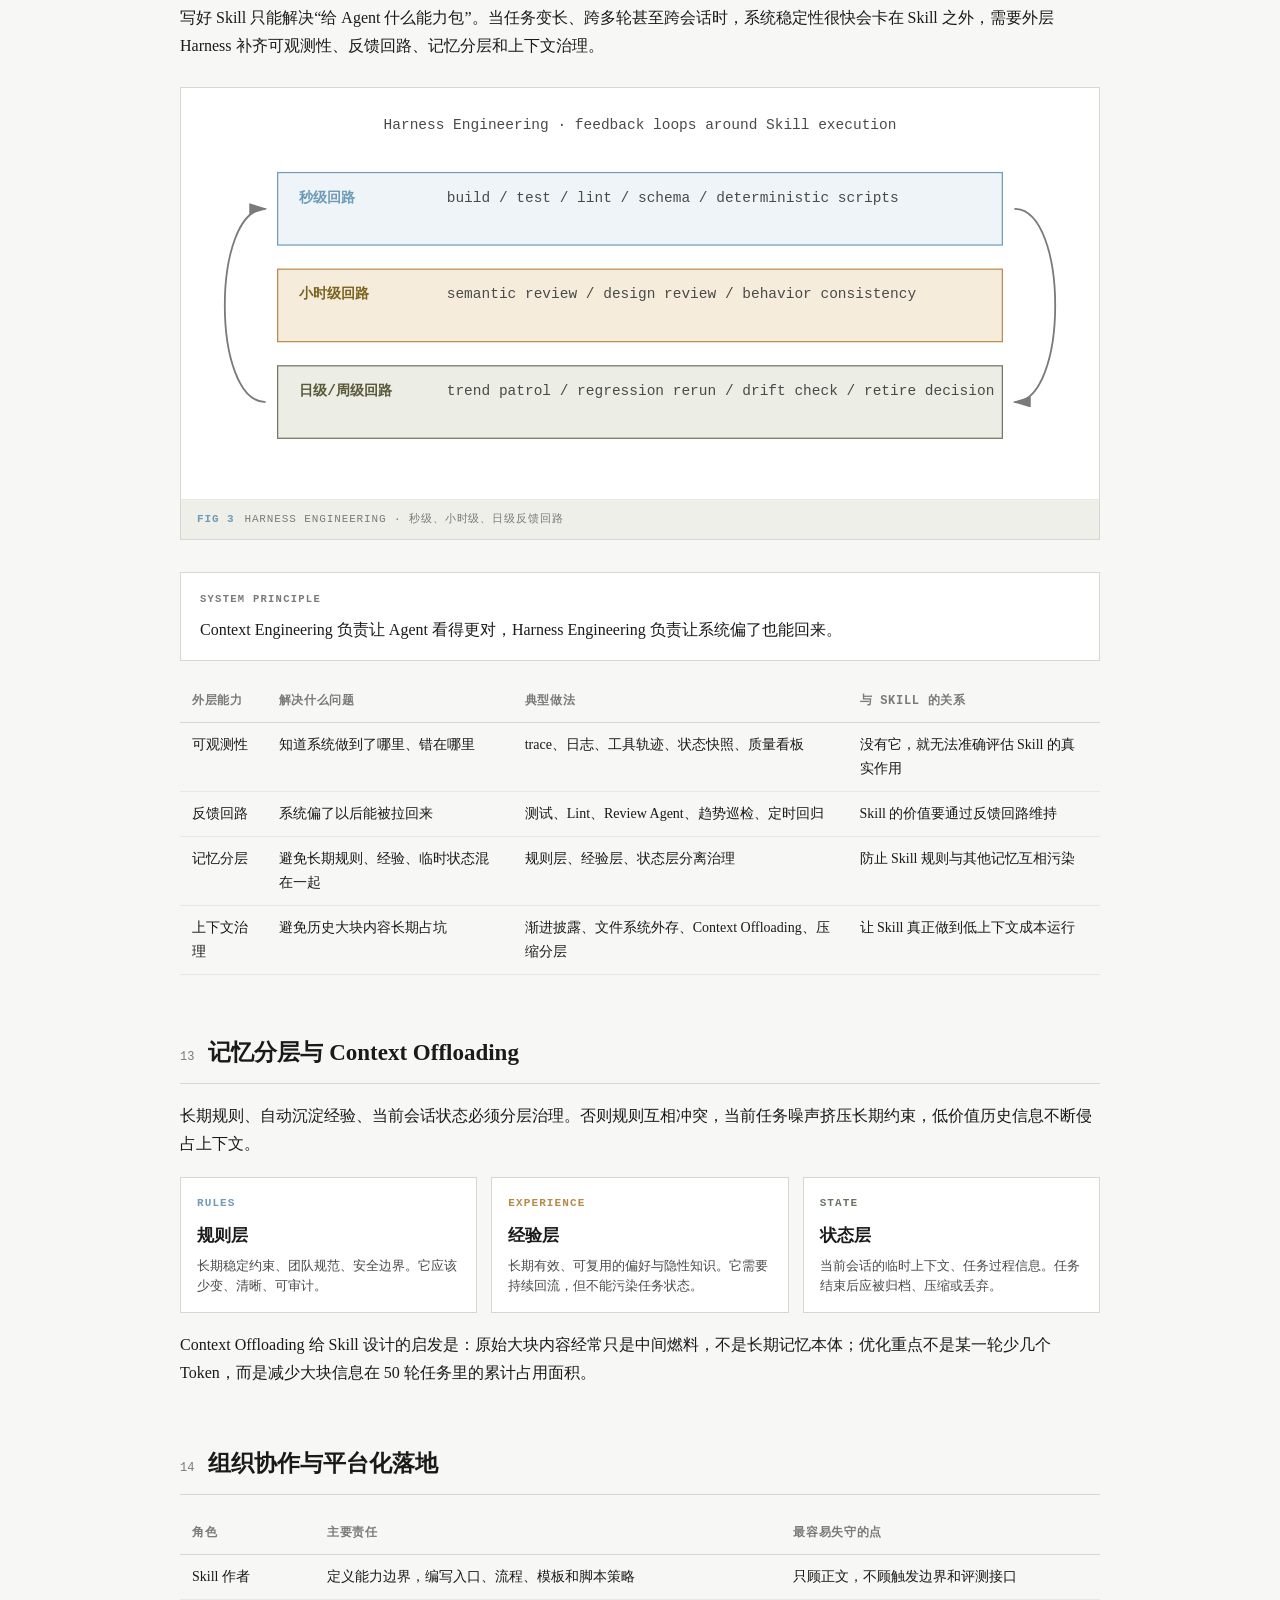
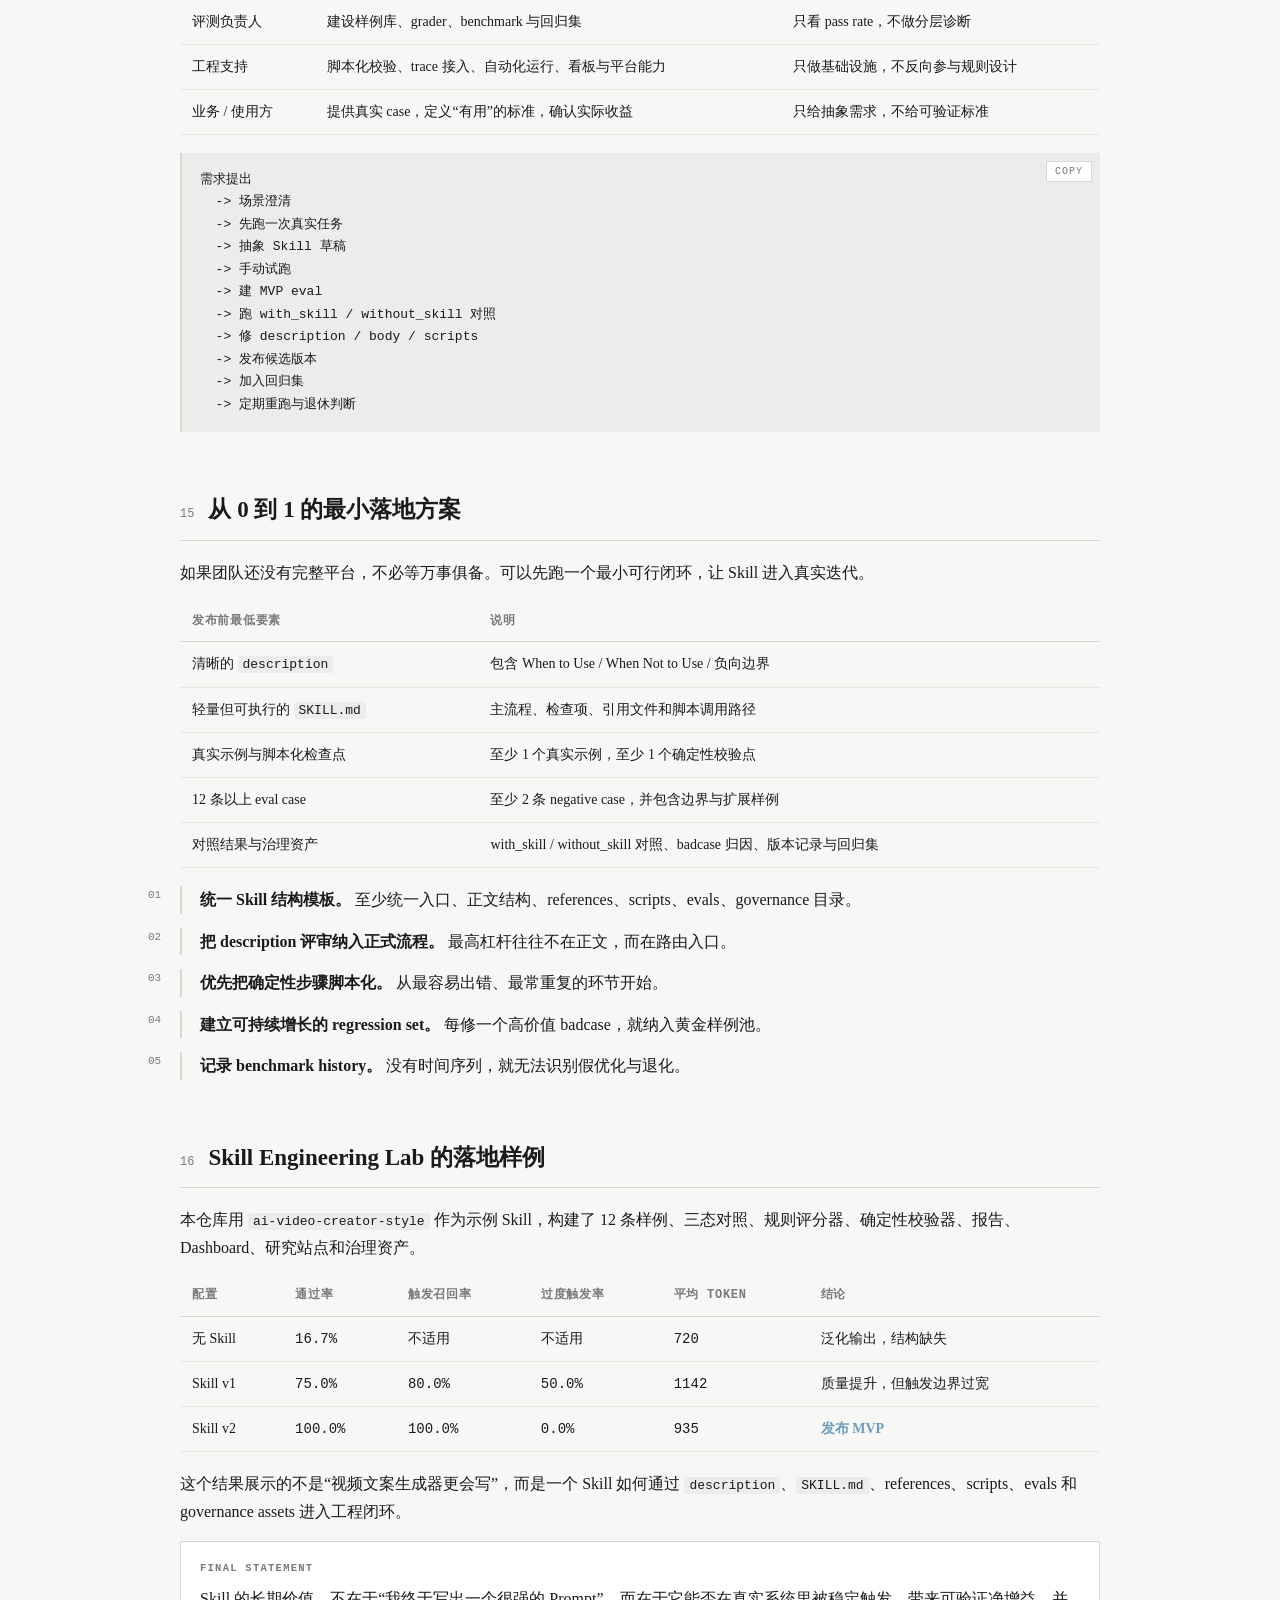
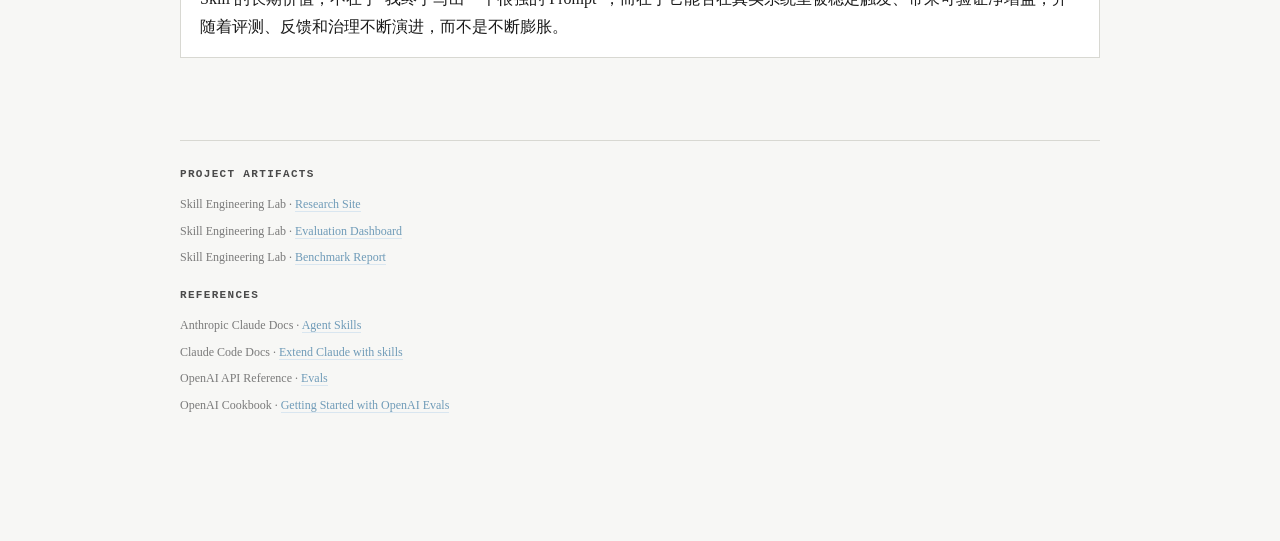
<file: docs/ai-agent-skill-engineering.html>
<!DOCTYPE html>
<html lang="zh-CN">
  <head>
    <meta charset="UTF-8" />
    <meta name="viewport" content="width=device-width, initial-scale=1.0" />
    <title>AI Agent Skill 工程化实践</title>
    <style>
      :root {
        --paper: #f7f7f5;
        --paper-edge: #efefea;
        --ink: #1a1a1a;
        --ink-soft: #4a4a4a;
        --ink-faint: #7a7a7a;
        --rule: #d8d8d2;
        --rule-soft: #e8e8e2;
        --accent: #6f9bb8;
        --accent-soft: #d9e6f0;
        --accent-faint: #eef4f8;
        --warn: #b88a4a;
        --warn-soft: #f5ecdc;
        --session: #6b7560;
        --session-bg: #ecede5;
        --danger: #a05050;
        --danger-soft: #f4e7e7;
        --code-bg: #ececea;
      }

      * { box-sizing: border-box; margin: 0; padding: 0; }
      html { scroll-behavior: smooth; }
      body {
        font-family:
          ui-serif, "Charter", "Iowan Old Style", Georgia,
          "Songti SC", "Source Han Serif SC", "Noto Serif CJK SC", serif;
        background: var(--paper);
        color: var(--ink);
        line-height: 1.72;
        padding: 64px 24px 96px;
        -webkit-font-smoothing: antialiased;
      }

      .progress {
        position: fixed;
        top: 0;
        left: 0;
        z-index: 20;
        width: 100%;
        height: 3px;
        background: transparent;
      }
      .progress span {
        display: block;
        width: 0;
        height: 100%;
        background: var(--accent);
      }

      .toc {
        position: fixed;
        top: 72px;
        left: 24px;
        width: 210px;
        font-family: ui-monospace, "SF Mono", Menlo, "PingFang SC", monospace;
        font-size: 11px;
        line-height: 1.8;
      }
      .toc-title {
        margin-bottom: 10px;
        color: var(--ink-faint);
        font-weight: 600;
        letter-spacing: 0.12em;
        text-transform: uppercase;
      }
      .toc a {
        display: block;
        border: none;
        color: var(--ink-faint);
      }
      .toc a.active {
        color: var(--accent);
        font-weight: 600;
      }

      .doc { max-width: 920px; margin: 0 auto; }
      .doc-header {
        border-bottom: 1px solid var(--rule);
        padding-bottom: 30px;
        margin-bottom: 44px;
      }
      .doc-eyebrow,
      .doc-meta,
      .tldr-label,
      h2 .num,
      th,
      code,
      pre,
      figcaption,
      .card-icon,
      .stat-label,
      .pill,
      .copy-btn,
      footer h4 {
        font-family: ui-monospace, "SF Mono", Menlo, "PingFang SC", "Hiragino Sans GB", monospace;
      }
      .doc-eyebrow {
        color: var(--ink-faint);
        font-size: 11px;
        letter-spacing: 0.12em;
        text-transform: uppercase;
        margin-bottom: 14px;
      }
      .mascot {
        display: inline-block;
        width: 8px;
        height: 8px;
        background: var(--accent);
        margin-right: 8px;
      }
      .doc-title {
        max-width: 860px;
        font-size: 40px;
        font-weight: 600;
        line-height: 1.16;
        letter-spacing: 0;
      }
      .doc-subtitle {
        margin-top: 12px;
        color: var(--ink-soft);
        font-size: 17px;
        font-style: italic;
      }
      .doc-meta {
        display: flex;
        flex-wrap: wrap;
        gap: 18px;
        margin-top: 20px;
        color: var(--ink-faint);
        font-size: 11px;
      }
      .hero-stats {
        display: grid;
        grid-template-columns: repeat(4, 1fr);
        gap: 1px;
        margin-top: 26px;
        border: 1px solid var(--rule);
        background: var(--rule);
      }
      .hero-stat {
        min-height: 116px;
        padding: 16px;
        background: #fff;
      }
      .stat-label {
        color: var(--ink-faint);
        font-size: 10px;
        font-weight: 600;
        letter-spacing: 0.12em;
        text-transform: uppercase;
      }
      .hero-stat strong {
        display: block;
        margin: 10px 0 6px;
        font-size: 26px;
        line-height: 1;
      }
      .hero-stat span:last-child {
        color: var(--ink-soft);
        font-size: 13px;
      }

      .tldr {
        background: var(--accent-faint);
        border-left: 2px solid var(--accent);
        padding: 22px 26px;
        margin-bottom: 56px;
        font-size: 15.5px;
      }
      .tldr-label {
        margin-bottom: 8px;
        color: var(--accent);
        font-size: 11px;
        font-weight: 600;
        letter-spacing: 0.12em;
        text-transform: uppercase;
      }

      section { margin-bottom: 58px; }
      h2 {
        font-size: 23px;
        font-weight: 600;
        margin-bottom: 18px;
        padding-bottom: 10px;
        border-bottom: 1px solid var(--rule);
        letter-spacing: 0;
      }
      h2 .num {
        margin-right: 14px;
        color: var(--ink-faint);
        font-size: 12px;
        font-weight: 500;
      }
      h3 {
        font-size: 17px;
        margin: 28px 0 10px;
      }
      p { margin-bottom: 14px; }
      a {
        color: var(--accent);
        text-decoration: none;
        border-bottom: 1px solid var(--accent-soft);
      }
      a:hover { border-bottom-color: var(--accent); }
      strong { font-weight: 600; }
      code {
        background: var(--code-bg);
        border-radius: 2px;
        padding: 1px 5px;
        font-size: 13px;
      }
      pre {
        position: relative;
        background: var(--code-bg);
        border-left: 2px solid var(--rule);
        margin: 14px 0 18px;
        padding: 16px 18px;
        overflow-x: auto;
        font-size: 12.5px;
      }
      pre code { background: transparent; padding: 0; }
      .copy-btn {
        position: absolute;
        top: 8px;
        right: 8px;
        border: 1px solid var(--rule);
        background: #fff;
        color: var(--ink-faint);
        padding: 4px 8px;
        font-size: 10px;
        letter-spacing: 0.1em;
        text-transform: uppercase;
        cursor: pointer;
      }
      .copy-btn:hover { color: var(--ink); }
      ul,
      ol { margin: 8px 0 16px 22px; }
      li { margin-bottom: 6px; }

      table {
        width: 100%;
        border-collapse: collapse;
        margin: 14px 0 18px;
        font-size: 14px;
      }
      th,
      td {
        padding: 10px 12px;
        border-bottom: 1px solid var(--rule-soft);
        text-align: left;
        vertical-align: top;
      }
      th {
        color: var(--ink-faint);
        border-bottom: 1px solid var(--rule);
        font-size: 12px;
        font-weight: 600;
        letter-spacing: 0.06em;
        text-transform: uppercase;
      }
      tbody tr:hover { background: rgba(0, 0, 0, 0.015); }
      td.num { font-family: ui-monospace, Menlo, monospace; }
      td.accent { color: var(--accent); font-weight: 600; }

      .callout {
        border: 1px solid var(--rule);
        background: #fff;
        padding: 17px 19px;
        margin: 16px 0 20px;
      }
      .callout.warn {
        border-color: #e6d4a8;
        background: var(--warn-soft);
      }
      .callout.danger {
        border-color: #d8b8b8;
        background: var(--danger-soft);
      }
      .callout-label {
        color: var(--ink-faint);
        font-family: ui-monospace, Menlo, "PingFang SC", monospace;
        font-size: 10.5px;
        font-weight: 600;
        letter-spacing: 0.12em;
        margin-bottom: 8px;
        text-transform: uppercase;
      }

      .cards {
        display: grid;
        grid-template-columns: repeat(3, 1fr);
        gap: 14px;
        margin: 20px 0 18px;
      }
      .cards.cols-2 { grid-template-columns: repeat(2, 1fr); }
      .cards.cols-4 { grid-template-columns: repeat(4, 1fr); }
      .card {
        border: 1px solid var(--rule);
        background: #fff;
        padding: 16px;
      }
      .card-icon {
        margin-bottom: 8px;
        color: var(--accent);
        font-size: 11px;
        font-weight: 600;
        letter-spacing: 0.1em;
        text-transform: uppercase;
      }
      .card.tone-b .card-icon { color: var(--warn); }
      .card.tone-c .card-icon { color: var(--session); }
      .card-name {
        margin-bottom: 6px;
        font-size: 17px;
        font-weight: 600;
      }
      .card-desc {
        color: var(--ink-soft);
        font-size: 13px;
        line-height: 1.55;
      }
      .pill-row {
        display: flex;
        flex-wrap: wrap;
        gap: 8px;
        margin: 12px 0 16px;
      }
      .pill {
        border: 1px solid var(--rule);
        background: #fff;
        color: var(--ink-soft);
        padding: 4px 8px;
        font-size: 11px;
      }

      figure {
        margin: 28px 0 32px;
        border: 1px solid var(--rule);
        background: #fff;
      }
      figure svg {
        display: block;
        width: 100%;
        height: auto;
      }
      figcaption {
        padding: 10px 16px;
        border-top: 1px solid var(--rule-soft);
        background: var(--paper-edge);
        color: var(--ink-faint);
        font-size: 11px;
        letter-spacing: 0.08em;
        text-transform: uppercase;
      }
      .fig-num {
        color: var(--accent);
        margin-right: 10px;
        font-weight: 600;
      }

      .decision-list {
        counter-reset: decision;
        list-style: none;
        margin-left: 0;
      }
      .decision-list li {
        counter-increment: decision;
        position: relative;
        border-left: 2px solid var(--rule);
        padding-left: 18px;
        margin-bottom: 14px;
      }
      .decision-list li::before {
        content: counter(decision, decimal-leading-zero);
        position: absolute;
        left: -34px;
        top: 0;
        color: var(--ink-faint);
        font-family: ui-monospace, Menlo, monospace;
        font-size: 11px;
      }

      footer {
        margin-top: 82px;
        padding-top: 24px;
        border-top: 1px solid var(--rule);
        color: var(--ink-faint);
        font-size: 12px;
      }
      footer h4 {
        margin: 18px 0 10px;
        color: var(--ink-soft);
        font-size: 11px;
        letter-spacing: 0.12em;
        text-transform: uppercase;
      }
      footer h4:first-child { margin-top: 0; }
      footer ul {
        list-style: none;
        margin-left: 0;
      }

      @media (max-width: 1180px) {
        .toc { display: none; }
      }
      @media (max-width: 780px) {
        body { padding: 34px 16px 64px; }
        .doc-title { font-size: 30px; }
        .hero-stats,
        .cards,
        .cards.cols-2,
        .cards.cols-4 { grid-template-columns: 1fr; }
        table { font-size: 13px; }
      }
    </style>
  </head>
  <body>
    <div class="progress" aria-hidden="true"><span id="progressBar"></span></div>
    <nav class="toc" id="toc" aria-label="文章目录">
      <div class="toc-title">Contents</div>
    </nav>

    <article class="doc">
      <header class="doc-header">
        <div class="doc-eyebrow"><span class="mascot"></span>Skill Engineering Lab · Methodology Paper</div>
        <h1 class="doc-title">AI Agent Skill 工程化实践：编写、评测与治理</h1>
        <p class="doc-subtitle">一套把 Skill 从个人技巧升级为团队能力系统的方法论</p>
        <div class="doc-meta">
          <span>STATUS · PORTFOLIO EDITION</span>
          <span>DATE · 2026-06-09</span>
          <span>SCOPE · WRITING / EVAL / GOVERNANCE / HARNESS</span>
          <span>PROJECT · Skill Engineering Lab</span>
        </div>
        <div class="hero-stats" aria-label="方法论核心指标">
          <div class="hero-stat">
            <span class="stat-label">Operating Model</span>
            <strong>6 Assets</strong>
            <span>路由、契约、参考、脚本、评测、治理</span>
          </div>
          <div class="hero-stat">
            <span class="stat-label">Eval Stack</span>
            <strong>6 Layers</strong>
            <span>触发、结果、执行、效率、泛化、治理</span>
          </div>
          <div class="hero-stat">
            <span class="stat-label">Minimum Cases</span>
            <strong>12+</strong>
            <span>核心、边界、扩展、负向与回归样例</span>
          </div>
          <div class="hero-stat">
            <span class="stat-label">Decision</span>
            <strong>Ship / Split / Retire</strong>
            <span>用证据决定 Skill 生命周期</span>
          </div>
        </div>
      </header>

      <div class="tldr">
        <div class="tldr-label">TL;DR</div>
        Skill 不是长 Prompt，而是由路由入口、任务契约、按需加载的知识、确定性脚本、评测资产和治理资产组成的能力包。成熟 Skill 的判断标准不是“某一次能跑”，而是它能否在正确场景稳定触发，相对无 Skill 基线带来可验证净增益，并通过 badcase、回归集、版本记录和外层 Harness 长期治理。
      </div>

      <section>
        <h2><span class="num">01</span>三个核心判断</h2>
        <p>这不是一份“怎么把 Prompt 写长一点”的文档，而是一份把 Skill 当成工程资产来建设的方法论。它关注的是编写、评测、治理、持续迭代如何串成闭环。</p>
        <div class="cards">
          <div class="card">
            <div class="card-icon">Judgment A</div>
            <div class="card-name">Skill 不是长 Prompt</div>
            <div class="card-desc">价值不在写得多，而在正确触发、稳定执行、控制上下文成本，并沉淀为可复用能力。</div>
          </div>
          <div class="card tone-b">
            <div class="card-icon">Judgment B</div>
            <div class="card-name">评测不是证明能跑</div>
            <div class="card-desc">真正要测的是触发、克制、净增益、泛化稳定性，以及增益是否值得成本。</div>
          </div>
          <div class="card tone-c">
            <div class="card-icon">Judgment C</div>
            <div class="card-name">治理不是可选项</div>
            <div class="card-desc">没有治理，Skill 会变成上下文税、抢触发规则堆，以及无法回归和退休的历史包袱。</div>
          </div>
        </div>
        <div class="callout">
          <div class="callout-label">Core Claim</div>
          成熟的 Skill，不是某次任务里“刚好成功”的说明书，而是能稳定触发、持续带来可验证净增益，并能被团队长期评测和治理的能力资产。
        </div>
      </section>

      <section>
        <h2><span class="num">02</span>重新定义 Skill：从 Prompt 到能力包</h2>
        <p>很多团队默认把 Skill 当成“保存起来的 Prompt”。这个理解太浅，也会直接误导设计方式。更准确的定义是一个可路由、可执行、可验证、可维护的能力包。</p>
        <pre><code>Skill = 路由入口
      + 任务契约
      + 按需加载的知识与模板
      + 确定性脚本
      + 评测资产
      + 治理资产</code></pre>
        <table>
          <thead>
            <tr><th>组成部分</th><th>主要职责</th><th>工程含义</th></tr>
          </thead>
          <tbody>
            <tr><td><code>name / description</code></td><td>让主 Agent 发现并决定是否使用</td><td>这是路由入口，不是装饰信息。入口写不好，正文再好也没有意义。</td></tr>
            <tr><td><code>SKILL.md</code></td><td>定义任务契约、主流程、边界与关键规则</td><td>它更像执行说明书，首要读者是 Agent，而不是人类。</td></tr>
            <tr><td><code>references / templates / examples</code></td><td>承载长知识、模板、示例和分支说明</td><td>用于渐进披露，避免主文档膨胀成上下文税。</td></tr>
            <tr><td><code>scripts</code></td><td>承载校验、解析、格式转换和生成等确定性动作</td><td>凡是能脚本化的事情，尽量不要交给自然语言反复提醒。</td></tr>
            <tr><td><code>evals</code></td><td>验证 Skill 是否带来真实增益</td><td>目标不是看起来不错，而是验证 with_skill 相比 without_skill 是否更好。</td></tr>
            <tr><td><code>governance assets</code></td><td>支持回归、版本记录、错因归档与退休决策</td><td>决定 Skill 是一次性技巧，还是团队能力资产。</td></tr>
          </tbody>
        </table>
        <div class="callout warn">
          <div class="callout-label">Route First</div>
          <code>description</code> 不是摘要，而是给主 Agent 看的 API docstring。一个好的 description 至少要回答：什么时候应该用、用来解决什么问题、什么时候不该用。
        </div>
      </section>

      <section>
        <h2><span class="num">03</span>生命周期视角：写完只是开始</h2>
        <p>与其把 Skill 看成“写完一个文件”，不如把它看成一条完整生命周期。真正的成熟发生在评测、失败归因和治理闭环里。</p>
        <figure>
          <svg viewBox="0 0 760 300" xmlns="http://www.w3.org/2000/svg" font-family="ui-monospace, Menlo, monospace" font-size="12">
            <rect width="760" height="300" fill="#fff"/>
            <text x="380" y="34" fill="#4a4a4a" text-anchor="middle">Skill Lifecycle · from design hypothesis to governed asset</text>
            <g fill="#eef4f8" stroke="#6f9bb8" stroke-width="1.4">
              <rect x="24" y="82" width="94" height="76"/>
              <rect x="132" y="82" width="94" height="76"/>
              <rect x="240" y="82" width="94" height="76"/>
              <rect x="348" y="82" width="94" height="76"/>
              <rect x="456" y="82" width="94" height="76"/>
              <rect x="564" y="82" width="172" height="76"/>
            </g>
            <g fill="#1a1a1a" text-anchor="middle" font-weight="600">
              <text x="71" y="113">场景选择</text>
              <text x="179" y="113">能力抽象</text>
              <text x="287" y="113">编写实现</text>
              <text x="395" y="113">评测验证</text>
              <text x="503" y="113">迭代优化</text>
              <text x="650" y="113">发布治理</text>
            </g>
            <g fill="#7a7a7a" text-anchor="middle" font-size="10.5">
              <text x="71" y="136">success criteria</text>
              <text x="179" y="136">common flow</text>
              <text x="287" y="136">skill package</text>
              <text x="395" y="136">benchmark</text>
              <text x="503" y="136">badcase loop</text>
              <text x="650" y="136">ship / split / retire</text>
            </g>
            <defs>
              <marker id="arrowLifecycle" markerWidth="10" markerHeight="10" refX="9" refY="3" orient="auto">
                <path d="M0,0 L10,3 L0,6 Z" fill="#b88a4a"/>
              </marker>
            </defs>
            <g stroke="#b88a4a" stroke-width="2" marker-end="url(#arrowLifecycle)">
              <line x1="118" y1="120" x2="132" y2="120"/>
              <line x1="226" y1="120" x2="240" y2="120"/>
              <line x1="334" y1="120" x2="348" y2="120"/>
              <line x1="442" y1="120" x2="456" y2="120"/>
              <line x1="550" y1="120" x2="564" y2="120"/>
              <path d="M650 158 C650 238 290 246 286 160" fill="none"/>
            </g>
            <text x="380" y="252" fill="#7a7a7a" text-anchor="middle">badcase → root cause → targeted change → regression set → benchmark history</text>
          </svg>
          <figcaption><span class="fig-num">FIG 1</span>Skill 生命周期 · 设计、评测、治理形成闭环</figcaption>
        </figure>
      </section>

      <section>
        <h2><span class="num">04</span>编写原则：从 Prompt 思维切到能力包思维</h2>
        <p>最稳的路径不是先想一个“通用 Skill”，而是先手动完成 1 到 2 次真实任务，记录关键步骤、判断点与失败点，再抽象成 Skill。</p>
        <ol class="decision-list">
          <li><strong>先做真实任务。</strong> 真实任务会暴露输入缺失、边界含混、工具选择和输出验收问题，这些摩擦比抽象设想更有价值。</li>
          <li><strong>先定义能力边界。</strong> 在写正文前，先说清它解决什么、典型输入是什么、可接受输出是什么、明确不负责什么。</li>
          <li><strong>让主文档短、硬、可执行。</strong> <code>SKILL.md</code> 只放任务契约、主流程、关键边界、必须遵守的规则和按需加载指令。</li>
          <li><strong>用渐进披露管理上下文。</strong> 领域知识、长示例、反例、模板和特殊分支流程应该拆到 references，而不是堆在主文件里。</li>
          <li><strong>能脚本化的，不要靠自然语言念咒。</strong> 结构化校验、格式转换、固定规则判定、低容错高频步骤都应优先脚本化。</li>
        </ol>
        <table>
          <thead>
            <tr><th>交给 Skill 文本</th><th>交给脚本</th></tr>
          </thead>
          <tbody>
            <tr><td>模糊判断、流程组织、分支选择、何时澄清用户、何时调用工具</td><td>机械执行、结构化校验、可重复转换、固定规则判定、文件结构检查</td></tr>
          </tbody>
        </table>
        <div class="callout">
          <div class="callout-label">Human In The Loop</div>
          成熟 Skill 不等于完全自动。需求歧义、多方案取舍、风格偏好、高风险操作、关键输入缺失时，好的 Skill 应该知道什么时候继续，什么时候停下来问人。
        </div>
      </section>

      <section>
        <h2><span class="num">05</span>常见误区：上下文税是怎样形成的</h2>
        <table>
          <thead>
            <tr><th>误区</th><th>典型表现</th><th>后果</th></tr>
          </thead>
          <tbody>
            <tr><td>把 Skill 写成长 Prompt</td><td>背景很多，执行规则很少，主文件不断膨胀</td><td>触发后负担重，关键约束反而被淹没</td></tr>
            <tr><td><code>description</code> 只写能力</td><td>“用于文档处理”“帮助完成分析”等笼统描述</td><td>不触发或乱触发</td></tr>
            <tr><td>确定性逻辑交给模型猜</td><td>格式校验、解析、工具参数都靠自然语言要求</td><td>不稳定、难复现、难评测</td></tr>
            <tr><td>不写负面边界</td><td>没有“何时不要使用”</td><td>相邻任务大量串扰</td></tr>
            <tr><td>没有定义完成标准</td><td>只写“帮我更好地做某事”</td><td>后续 eval 与 badcase 都无从落地</td></tr>
          </tbody>
        </table>
      </section>

      <section>
        <h2><span class="num">06</span>评测原则：看 lift，不只看 pass</h2>
        <p>评测一个 Skill，至少要回答 6 个问题：该触发时能否触发，不该触发时能否克制，触发后是否更好，提升是否稳定，换表达或噪声后是否仍成立，提升是否值得 Token、时延和维护成本。</p>
        <pre><code>lift = with_skill pass rate - without_skill pass rate
net_value = quality lift - token/time/complexity cost</code></pre>
        <figure>
          <svg viewBox="0 0 760 360" xmlns="http://www.w3.org/2000/svg" font-family="ui-monospace, Menlo, monospace" font-size="12">
            <rect width="760" height="360" fill="#fff"/>
            <text x="380" y="32" fill="#4a4a4a" text-anchor="middle">Six-layer Skill Evaluation Model</text>
            <g>
              <rect x="92" y="58" width="576" height="42" fill="#eef4f8" stroke="#6f9bb8"/>
              <rect x="92" y="108" width="576" height="42" fill="#fff" stroke="#d8d8d2"/>
              <rect x="92" y="158" width="576" height="42" fill="#f5ecdc" stroke="#b88a4a"/>
              <rect x="92" y="208" width="576" height="42" fill="#fff" stroke="#d8d8d2"/>
              <rect x="92" y="258" width="576" height="42" fill="#ecede5" stroke="#6b7560"/>
              <rect x="92" y="308" width="576" height="32" fill="#fff" stroke="#d8d8d2"/>
            </g>
            <g fill="#1a1a1a" font-weight="600">
              <text x="112" y="84">01 Trigger</text>
              <text x="112" y="134">02 Outcome</text>
              <text x="112" y="184">03 Execution</text>
              <text x="112" y="234">04 Efficiency</text>
              <text x="112" y="284">05 Generalization</text>
              <text x="112" y="330">06 Governance</text>
            </g>
            <g fill="#4a4a4a">
              <text x="278" y="84">该触发时触发，不该触发时沉默</text>
              <text x="278" y="134">最终产物是否可用，文件、报告、接口是否完整</text>
              <text x="278" y="184">是否遵守 Skill 规则、工具策略和红线</text>
              <text x="278" y="234">token、耗时、tool call、重试是否可接受</text>
              <text x="278" y="284">换说法、换场景、换噪声时是否仍成立</text>
              <text x="278" y="330">是否便于回归、定位、维护与退休</text>
            </g>
          </svg>
          <figcaption><span class="fig-num">FIG 2</span>六层 Skill 评测模型 · 从触发到治理</figcaption>
        </figure>
        <table>
          <thead>
            <tr><th>层级</th><th>核心问题</th><th>典型证据</th><th>优先修哪里</th></tr>
          </thead>
          <tbody>
            <tr><td>触发层</td><td>该触发时是否触发，不该触发时是否沉默</td><td>trace 是否加载 Skill，negative case 是否未加载</td><td><code>description</code>、边界、负面样例</td></tr>
            <tr><td>结果层</td><td>最终产物是否可用</td><td>文件存在、测试通过、报告完整、接口正确</td><td>主流程、模板、schema、示例</td></tr>
            <tr><td>执行层</td><td>是否遵守 Skill 规则与约束</td><td>工具、SDK、命令、流程是否符合预期</td><td><code>SKILL.md</code> 指令、checklist、红线</td></tr>
            <tr><td>效率层</td><td>是否更省、更稳、更少绕路</td><td>token、耗时、tool call 数、重试次数</td><td>渐进披露、脚本化、流程收缩</td></tr>
            <tr><td>泛化层</td><td>换说法、换场景、换噪声时是否仍成立</td><td>改写 case、真实历史 case、新批次数据</td><td>补边界、补反例、扩展 case 分布</td></tr>
            <tr><td>治理层</td><td>是否便于回归、定位、维护与退休</td><td>badcase 归档、版本记录、回归集、benchmark history</td><td>治理资产建设与平台接入</td></tr>
          </tbody>
        </table>
      </section>

      <section>
        <h2><span class="num">07</span>样例库与对照实验：不要只堆 prompt</h2>
        <p>单个 Skill 起步时，建议先做一个结构完整的小样例库，而不是盲目追求数量。最小可行样例库应覆盖核心、边界、扩展、负向和回归场景。</p>
        <div class="pill-row">
          <span class="pill">6-8 core cases</span>
          <span class="pill">3-4 boundary cases</span>
          <span class="pill">2-3 extension cases</span>
          <span class="pill">2+ negative cases</span>
          <span class="pill">badcase reflux</span>
        </div>
        <pre><code>{
  "id": "case_id",
  "prompt": "用户输入",
  "should_trigger": true,
  "expected_checks": ["check_1", "check_2"],
  "case_type": "core | boundary | negative | regression",
  "risk_tag": ["trigger_boundary"],
  "source": "manual_discovery | online_case | badcase"
}</code></pre>
        <p>每条关键 case 至少跑三类配置：<code>without_skill</code> 看基础模型本来会不会，<code>with_skill</code> 看 Skill 是否带来增益，<code>old_skill</code> 看新版本是否优于旧版本。条件允许时再加入 ablation 与 shadow eval。</p>
      </section>

      <section>
        <h2><span class="num">08</span>评分与诊断：把 badcase 翻译成动作</h2>
        <p>评分建议使用 0 / 1 / 2 分制，并同步记录触发召回率、误触发率、结果通过率、指令违背率、trial 波动、token / time delta、新旧版本差值。不要只盯总平均数，很多严重问题都藏在平均数里。</p>
        <div class="callout warn">
          <div class="callout-label">Deterministic First</div>
          能用代码检验的，不要交给 LLM Judge。文件存在、JSON 合法、构建测试、工具参数、禁用项、trace 调用都应优先用确定性检查，LLM Judge 只补充语义质量。
        </div>
        <table>
          <thead>
            <tr><th>根因类型</th><th>典型表现</th><th>真正的问题</th><th>优先动作</th></tr>
          </thead>
          <tbody>
            <tr><td>路由问题</td><td>该触发不触发，或相邻任务误触发</td><td>入口和边界写得不对</td><td>先改 <code>description</code>、补负面 case</td></tr>
            <tr><td>规则问题</td><td>触发后执行偏离，忘关键步骤</td><td>任务契约不清、优先级不清</td><td>改 <code>SKILL.md</code>、加 checklist、加示例</td></tr>
            <tr><td>工程问题</td><td>机械步骤重复出错，输出结构不稳</td><td>本可脚本化的内容仍在靠模型猜</td><td>补脚本、schema、模板、校验器</td></tr>
            <tr><td>评测问题</td><td>所有配置都失败，或 grader 明显不可信</td><td>case 设计不准，评测本身有偏差</td><td>先修 case / grader，再修 Skill</td></tr>
          </tbody>
        </table>
        <pre><code>{
  "case_id": "boundary-sparse-brief",
  "run_config": "with_skill_v1",
  "human_expected": "稀疏输入也应触发视频创作 Skill",
  "observed_behavior": "v1 没有触发",
  "failure_pattern": "触发不匹配",
  "root_cause": "description 没覆盖创作者式稀疏表达",
  "suggested_action": "扩展 description 并加入回归集",
  "should_regress": true
}</code></pre>
      </section>

      <section>
        <h2><span class="num">09</span>人机一致率：让分歧变成可优化信号</h2>
        <p>当 Skill 评测接入人评 / 机评体系后，很多 badcase 不应笼统归为“做错了”，而要进一步区分边界型分歧、严重度型分歧和平台运行型问题。</p>
        <div class="cards">
          <div class="card">
            <div class="card-icon">Boundary</div>
            <div class="card-name">边界型分歧</div>
            <div class="card-desc">人认为该处理，模型认为不该处理，或反过来。重点动作是收敛入口、补白名单 / 黑名单、提升触发边界清晰度。</div>
          </div>
          <div class="card tone-b">
            <div class="card-icon">Severity</div>
            <div class="card-name">严重度型分歧</div>
            <div class="card-desc">模型知道该处理，但判断太松，把 1 / 0 看成 2。重点动作是定义硬失败条件、补低分触发器、要求正反证据。</div>
          </div>
          <div class="card tone-c">
            <div class="card-icon">Platform</div>
            <div class="card-name">平台运行型问题</div>
            <div class="card-desc">规则本身也许没错，但样本抽样、字段映射、调度执行出了偏差。重点动作是修输入链路、FieldMap、调度幂等与看板可观测性。</div>
          </div>
        </div>
      </section>

      <section>
        <h2><span class="num">10</span>治理：发布、拆分、退休都要有证据</h2>
        <p>治理的目标不是多留文档，而是让 Skill 可发布、可回归、可退休。它解决的是修改有证据、回归有抓手、发布有门槛、退休有依据。</p>
        <table>
          <thead>
            <tr><th>资产</th><th>作用</th><th>没有它会怎样</th></tr>
          </thead>
          <tbody>
            <tr><td><code>all_cases</code></td><td>全量样例池，承载历史积累</td><td>每轮都像从头开始</td></tr>
            <tr><td><code>disagreement_cases</code></td><td>聚焦人机分歧与难样本</td><td>最值得修的问题会被淹没</td></tr>
            <tr><td><code>reason_archive</code></td><td>错因 taxonomy 与行动建议</td><td>失败只会重复出现，不会沉淀规律</td></tr>
            <tr><td><code>regression_set</code></td><td>每轮必测的黄金样例集</td><td>修一处坏一片，没人第一时间知道</td></tr>
            <tr><td><code>rule_versions</code></td><td>记录每轮改了什么、为什么改、预期风险是什么</td><td>团队无法复盘为什么变成今天这样</td></tr>
            <tr><td><code>benchmark_history</code></td><td>记录不同版本、不同模型、不同样本批次的结果</td><td>无法判断收益是在变好，还是只是在漂移</td></tr>
          </tbody>
        </table>
        <pre><code>{
  "skill_version": "v0.6.2",
  "changed_parts": ["description", "examples"],
  "main_hypothesis": "improve implicit trigger recall",
  "expected_risk": ["slightly more over-trigger"],
  "evaluated_on": "2026-06-08",
  "decision": "iterate"
}</code></pre>
        <table>
          <thead>
            <tr><th>信号</th><th>说明</th><th>建议动作</th></tr>
          </thead>
          <tbody>
            <tr><td><code>with_skill</code> 明显优于 <code>without_skill</code></td><td>有稳定净增益</td><td class="accent">发布或继续保留</td></tr>
            <tr><td>略有收益但成本偏高</td><td>价值存在，但实现不经济</td><td>精简、脚本化或拆分</td></tr>
            <tr><td>两者长期持平</td><td>模型能力可能已追平</td><td>考虑退休或降级为参考资料</td></tr>
            <tr><td><code>with_skill</code> 更差</td><td>Skill 在误导 Agent</td><td>停用并重写</td></tr>
            <tr><td>子任务行为差异越来越大</td><td>Skill 边界过宽、正文过载</td><td>拆分成多个更清晰的 Skills</td></tr>
          </tbody>
        </table>
      </section>

      <section>
        <h2><span class="num">11</span>识别假优化：别被平均数骗了</h2>
        <p>很多团队最容易掉进的陷阱，不是没优化，而是优化方向错了。pass rate 提高并不等于 Skill 更有价值。</p>
        <div class="callout danger">
          <div class="callout-label">False Optimization</div>
          典型假优化包括：pass rate 提高但误触发更高，分数提高但 Token / 时延暴涨，旧 case 提升但新 case 退化，更像 grader 偏好而不是真正目标行为，或者 <code>without_skill</code> 已经能过，Skill 反而成了上下文税。
        </div>
      </section>

      <section>
        <h2><span class="num">12</span>Harness Engineering：稳定性来自反馈，而不是堆上下文</h2>
        <p>写好 Skill 只能解决“给 Agent 什么能力包”。当任务变长、跨多轮甚至跨会话时，系统稳定性很快会卡在 Skill 之外，需要外层 Harness 补齐可观测性、反馈回路、记忆分层和上下文治理。</p>
        <figure>
          <svg viewBox="0 0 760 340" xmlns="http://www.w3.org/2000/svg" font-family="ui-monospace, Menlo, monospace" font-size="12">
            <rect width="760" height="340" fill="#fff"/>
            <text x="380" y="34" fill="#4a4a4a" text-anchor="middle">Harness Engineering · feedback loops around Skill execution</text>
            <g>
              <rect x="80" y="70" width="600" height="60" fill="#eef4f8" stroke="#6f9bb8"/>
              <text x="98" y="94" fill="#6f9bb8" font-weight="600">秒级回路</text>
              <text x="220" y="94" fill="#4a4a4a">build / test / lint / schema / deterministic scripts</text>
              <rect x="80" y="150" width="600" height="60" fill="#f5ecdc" stroke="#b88a4a"/>
              <text x="98" y="174" fill="#7a6420" font-weight="600">小时级回路</text>
              <text x="220" y="174" fill="#4a4a4a">semantic review / design review / behavior consistency</text>
              <rect x="80" y="230" width="600" height="60" fill="#ecede5" stroke="#6b7560"/>
              <text x="98" y="254" fill="#5a5a3a" font-weight="600">日级/周级回路</text>
              <text x="220" y="254" fill="#4a4a4a">trend patrol / regression rerun / drift check / retire decision</text>
            </g>
            <defs>
              <marker id="arrowHarness" markerWidth="10" markerHeight="10" refX="9" refY="3" orient="auto">
                <path d="M0,0 L10,3 L0,6 Z" fill="#7a7a7a"/>
              </marker>
            </defs>
            <path d="M690 100 C735 100 735 260 690 260" fill="none" stroke="#7a7a7a" stroke-width="1.5" marker-end="url(#arrowHarness)"/>
            <path d="M70 260 C25 260 25 100 70 100" fill="none" stroke="#7a7a7a" stroke-width="1.5" marker-end="url(#arrowHarness)"/>
          </svg>
          <figcaption><span class="fig-num">FIG 3</span>Harness Engineering · 秒级、小时级、日级反馈回路</figcaption>
        </figure>
        <div class="callout">
          <div class="callout-label">System Principle</div>
          Context Engineering 负责让 Agent 看得更对，Harness Engineering 负责让系统偏了也能回来。
        </div>
        <table>
          <thead>
            <tr><th>外层能力</th><th>解决什么问题</th><th>典型做法</th><th>与 Skill 的关系</th></tr>
          </thead>
          <tbody>
            <tr><td>可观测性</td><td>知道系统做到了哪里、错在哪里</td><td>trace、日志、工具轨迹、状态快照、质量看板</td><td>没有它，就无法准确评估 Skill 的真实作用</td></tr>
            <tr><td>反馈回路</td><td>系统偏了以后能被拉回来</td><td>测试、Lint、Review Agent、趋势巡检、定时回归</td><td>Skill 的价值要通过反馈回路维持</td></tr>
            <tr><td>记忆分层</td><td>避免长期规则、经验、临时状态混在一起</td><td>规则层、经验层、状态层分离治理</td><td>防止 Skill 规则与其他记忆互相污染</td></tr>
            <tr><td>上下文治理</td><td>避免历史大块内容长期占坑</td><td>渐进披露、文件系统外存、Context Offloading、压缩分层</td><td>让 Skill 真正做到低上下文成本运行</td></tr>
          </tbody>
        </table>
      </section>

      <section>
        <h2><span class="num">13</span>记忆分层与 Context Offloading</h2>
        <p>长期规则、自动沉淀经验、当前会话状态必须分层治理。否则规则互相冲突，当前任务噪声挤压长期约束，低价值历史信息不断侵占上下文。</p>
        <div class="cards">
          <div class="card">
            <div class="card-icon">Rules</div>
            <div class="card-name">规则层</div>
            <div class="card-desc">长期稳定约束、团队规范、安全边界。它应该少变、清晰、可审计。</div>
          </div>
          <div class="card tone-b">
            <div class="card-icon">Experience</div>
            <div class="card-name">经验层</div>
            <div class="card-desc">长期有效、可复用的偏好与隐性知识。它需要持续回流，但不能污染任务状态。</div>
          </div>
          <div class="card tone-c">
            <div class="card-icon">State</div>
            <div class="card-name">状态层</div>
            <div class="card-desc">当前会话的临时上下文、任务过程信息。任务结束后应被归档、压缩或丢弃。</div>
          </div>
        </div>
        <p>Context Offloading 给 Skill 设计的启发是：原始大块内容经常只是中间燃料，不是长期记忆本体；优化重点不是某一轮少几个 Token，而是减少大块信息在 50 轮任务里的累计占用面积。</p>
      </section>

      <section>
        <h2><span class="num">14</span>组织协作与平台化落地</h2>
        <table>
          <thead>
            <tr><th>角色</th><th>主要责任</th><th>最容易失守的点</th></tr>
          </thead>
          <tbody>
            <tr><td>Skill 作者</td><td>定义能力边界，编写入口、流程、模板和脚本策略</td><td>只顾正文，不顾触发边界和评测接口</td></tr>
            <tr><td>评测负责人</td><td>建设样例库、grader、benchmark 与回归集</td><td>只看 pass rate，不做分层诊断</td></tr>
            <tr><td>工程支持</td><td>脚本化校验、trace 接入、自动化运行、看板与平台能力</td><td>只做基础设施，不反向参与规则设计</td></tr>
            <tr><td>业务 / 使用方</td><td>提供真实 case，定义“有用”的标准，确认实际收益</td><td>只给抽象需求，不给可验证标准</td></tr>
          </tbody>
        </table>
        <pre><code>需求提出
  -> 场景澄清
  -> 先跑一次真实任务
  -> 抽象 Skill 草稿
  -> 手动试跑
  -> 建 MVP eval
  -> 跑 with_skill / without_skill 对照
  -> 修 description / body / scripts
  -> 发布候选版本
  -> 加入回归集
  -> 定期重跑与退休判断</code></pre>
      </section>

      <section>
        <h2><span class="num">15</span>从 0 到 1 的最小落地方案</h2>
        <p>如果团队还没有完整平台，不必等万事俱备。可以先跑一个最小可行闭环，让 Skill 进入真实迭代。</p>
        <table>
          <thead>
            <tr><th>发布前最低要素</th><th>说明</th></tr>
          </thead>
          <tbody>
            <tr><td>清晰的 <code>description</code></td><td>包含 When to Use / When Not to Use / 负向边界</td></tr>
            <tr><td>轻量但可执行的 <code>SKILL.md</code></td><td>主流程、检查项、引用文件和脚本调用路径</td></tr>
            <tr><td>真实示例与脚本化检查点</td><td>至少 1 个真实示例，至少 1 个确定性校验点</td></tr>
            <tr><td>12 条以上 eval case</td><td>至少 2 条 negative case，并包含边界与扩展样例</td></tr>
            <tr><td>对照结果与治理资产</td><td>with_skill / without_skill 对照、badcase 归因、版本记录与回归集</td></tr>
          </tbody>
        </table>
        <ol class="decision-list">
          <li><strong>统一 Skill 结构模板。</strong> 至少统一入口、正文结构、references、scripts、evals、governance 目录。</li>
          <li><strong>把 description 评审纳入正式流程。</strong> 最高杠杆往往不在正文，而在路由入口。</li>
          <li><strong>优先把确定性步骤脚本化。</strong> 从最容易出错、最常重复的环节开始。</li>
          <li><strong>建立可持续增长的 regression set。</strong> 每修一个高价值 badcase，就纳入黄金样例池。</li>
          <li><strong>记录 benchmark history。</strong> 没有时间序列，就无法识别假优化与退化。</li>
        </ol>
      </section>

      <section>
        <h2><span class="num">16</span>Skill Engineering Lab 的落地样例</h2>
        <p>本仓库用 <code>ai-video-creator-style</code> 作为示例 Skill，构建了 12 条样例、三态对照、规则评分器、确定性校验器、报告、Dashboard、研究站点和治理资产。</p>
        <table>
          <thead>
            <tr><th>配置</th><th>通过率</th><th>触发召回率</th><th>过度触发率</th><th>平均 Token</th><th>结论</th></tr>
          </thead>
          <tbody>
            <tr><td>无 Skill</td><td class="num">16.7%</td><td>不适用</td><td>不适用</td><td class="num">720</td><td>泛化输出，结构缺失</td></tr>
            <tr><td>Skill v1</td><td class="num">75.0%</td><td class="num">80.0%</td><td class="num">50.0%</td><td class="num">1142</td><td>质量提升，但触发边界过宽</td></tr>
            <tr><td>Skill v2</td><td class="num">100.0%</td><td class="num">100.0%</td><td class="num">0.0%</td><td class="num">935</td><td class="accent">发布 MVP</td></tr>
          </tbody>
        </table>
        <p>这个结果展示的不是“视频文案生成器更会写”，而是一个 Skill 如何通过 <code>description</code>、<code>SKILL.md</code>、references、scripts、evals 和 governance assets 进入工程闭环。</p>
        <div class="callout">
          <div class="callout-label">Final Statement</div>
          Skill 的长期价值，不在于“我终于写出一个很强的 Prompt”，而在于它能否在真实系统里被稳定触发、带来可验证净增益，并随着评测、反馈和治理不断演进，而不是不断膨胀。
        </div>
      </section>

      <footer>
        <h4>Project Artifacts</h4>
        <ul>
          <li>Skill Engineering Lab · <a href="/site">Research Site</a></li>
          <li>Skill Engineering Lab · <a href="/dashboard">Evaluation Dashboard</a></li>
          <li>Skill Engineering Lab · <a href="/docs/evaluation-report">Benchmark Report</a></li>
        </ul>
        <h4>References</h4>
        <ul>
          <li>Anthropic Claude Docs · <a href="https://docs.claude.com/en/docs/claude-code/skills">Agent Skills</a></li>
          <li>Claude Code Docs · <a href="https://code.claude.com/docs/en/skills">Extend Claude with skills</a></li>
          <li>OpenAI API Reference · <a href="https://platform.openai.com/docs/api-reference/evals">Evals</a></li>
          <li>OpenAI Cookbook · <a href="https://cookbook.openai.com/examples/evaluation/getting_started_with_openai_evals">Getting Started with OpenAI Evals</a></li>
        </ul>
      </footer>
    </article>

    <script>
      (function () {
        const toc = document.getElementById("toc");
        const sections = [...document.querySelectorAll("section > h2")];
        sections.forEach((h, i) => {
          const id = h.id || `sec-${i + 1}`;
          h.id = id;
          const a = document.createElement("a");
          a.href = `#${id}`;
          a.textContent = h.textContent.trim();
          toc.appendChild(a);
        });
        const links = [...toc.querySelectorAll("a")];
        const obs = new IntersectionObserver(
          (entries) => {
            entries.forEach((entry) => {
              if (!entry.isIntersecting) return;
              links.forEach((a) => {
                a.classList.toggle("active", a.getAttribute("href") === `#${entry.target.id}`);
              });
            });
          },
          { rootMargin: "-40% 0px -50% 0px" },
        );
        sections.forEach((h) => obs.observe(h));

        const progress = document.getElementById("progressBar");
        const updateProgress = () => {
          const doc = document.documentElement;
          const max = doc.scrollHeight - doc.clientHeight;
          const ratio = max > 0 ? doc.scrollTop / max : 0;
          progress.style.width = `${Math.max(0, Math.min(1, ratio)) * 100}%`;
        };
        updateProgress();
        document.addEventListener("scroll", updateProgress, { passive: true });

        document.querySelectorAll("pre").forEach((pre) => {
          const btn = document.createElement("button");
          btn.className = "copy-btn";
          btn.textContent = "copy";
          btn.addEventListener("click", async () => {
            await navigator.clipboard.writeText(pre.innerText.replace(/copy$/, "").trim());
            btn.textContent = "copied";
            setTimeout(() => (btn.textContent = "copy"), 1200);
          });
          pre.appendChild(btn);
        });
      })();
    </script>
  </body>
</html>
</file>
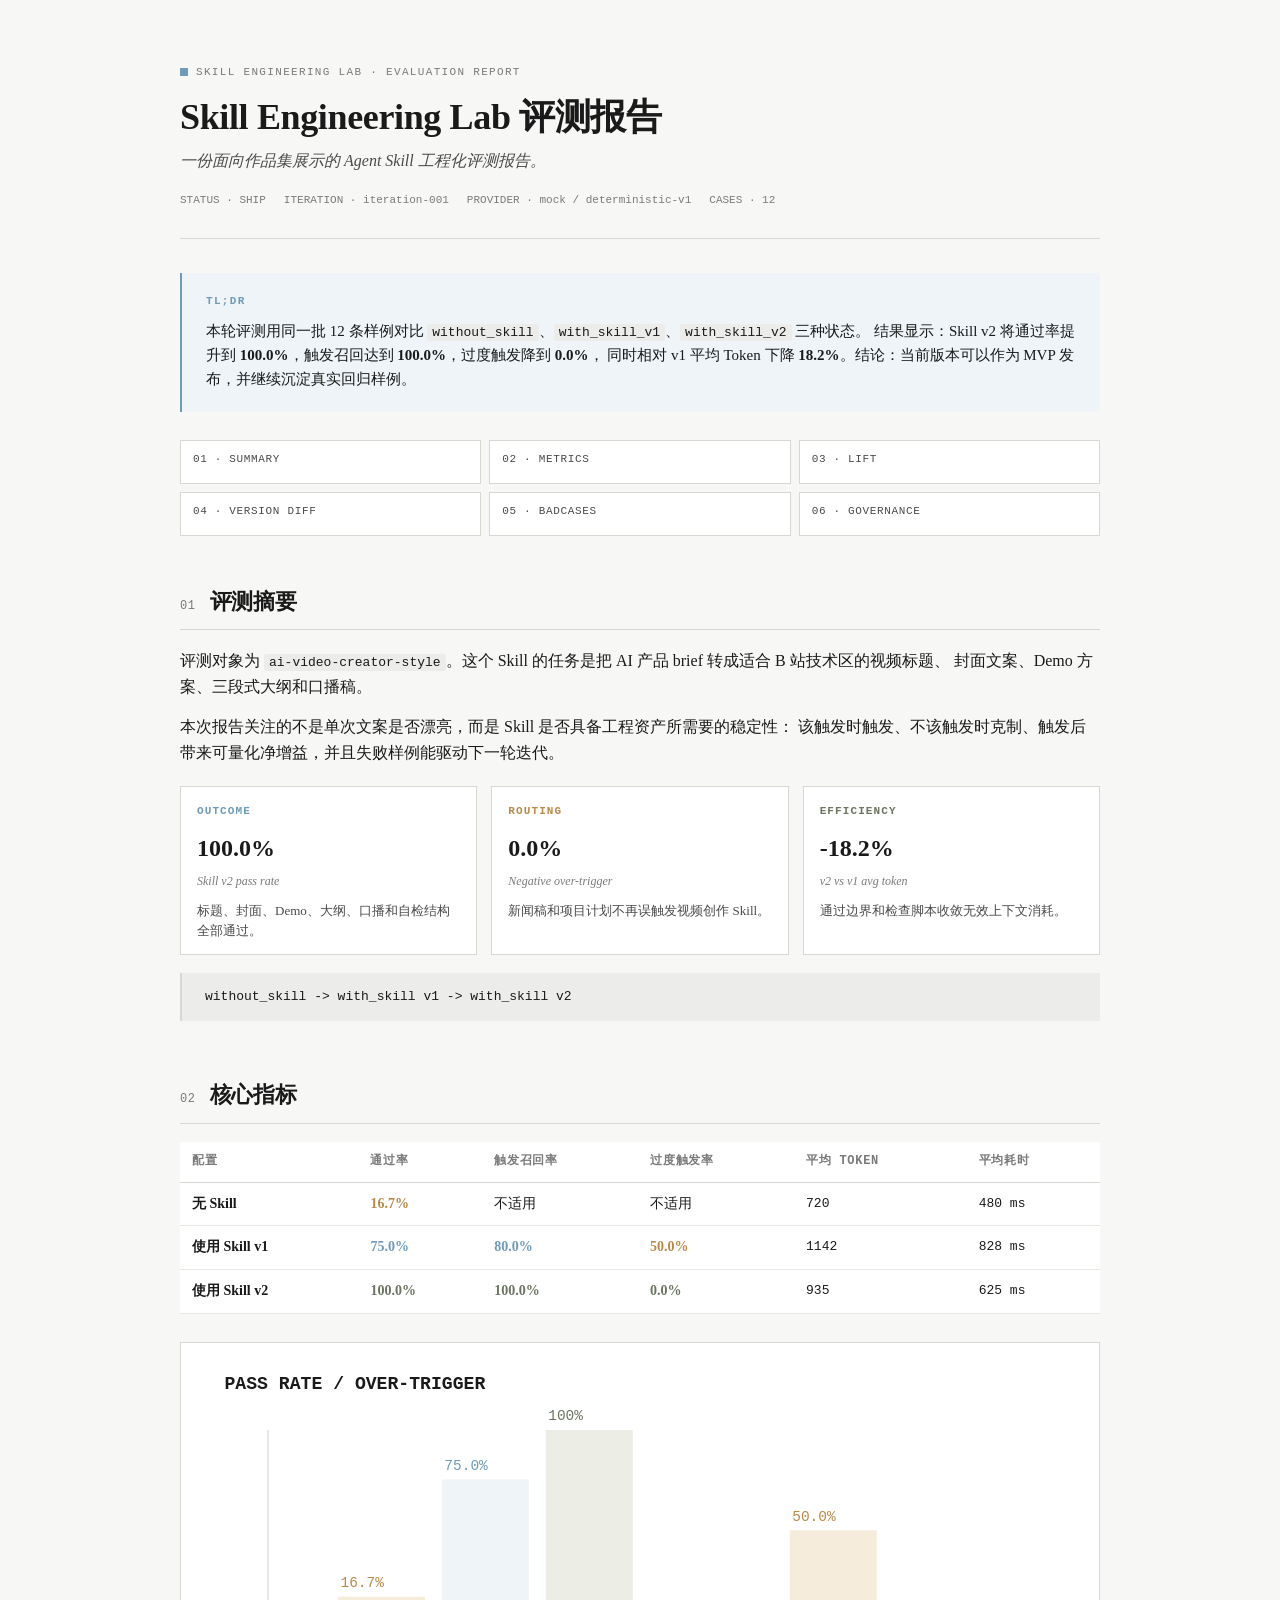
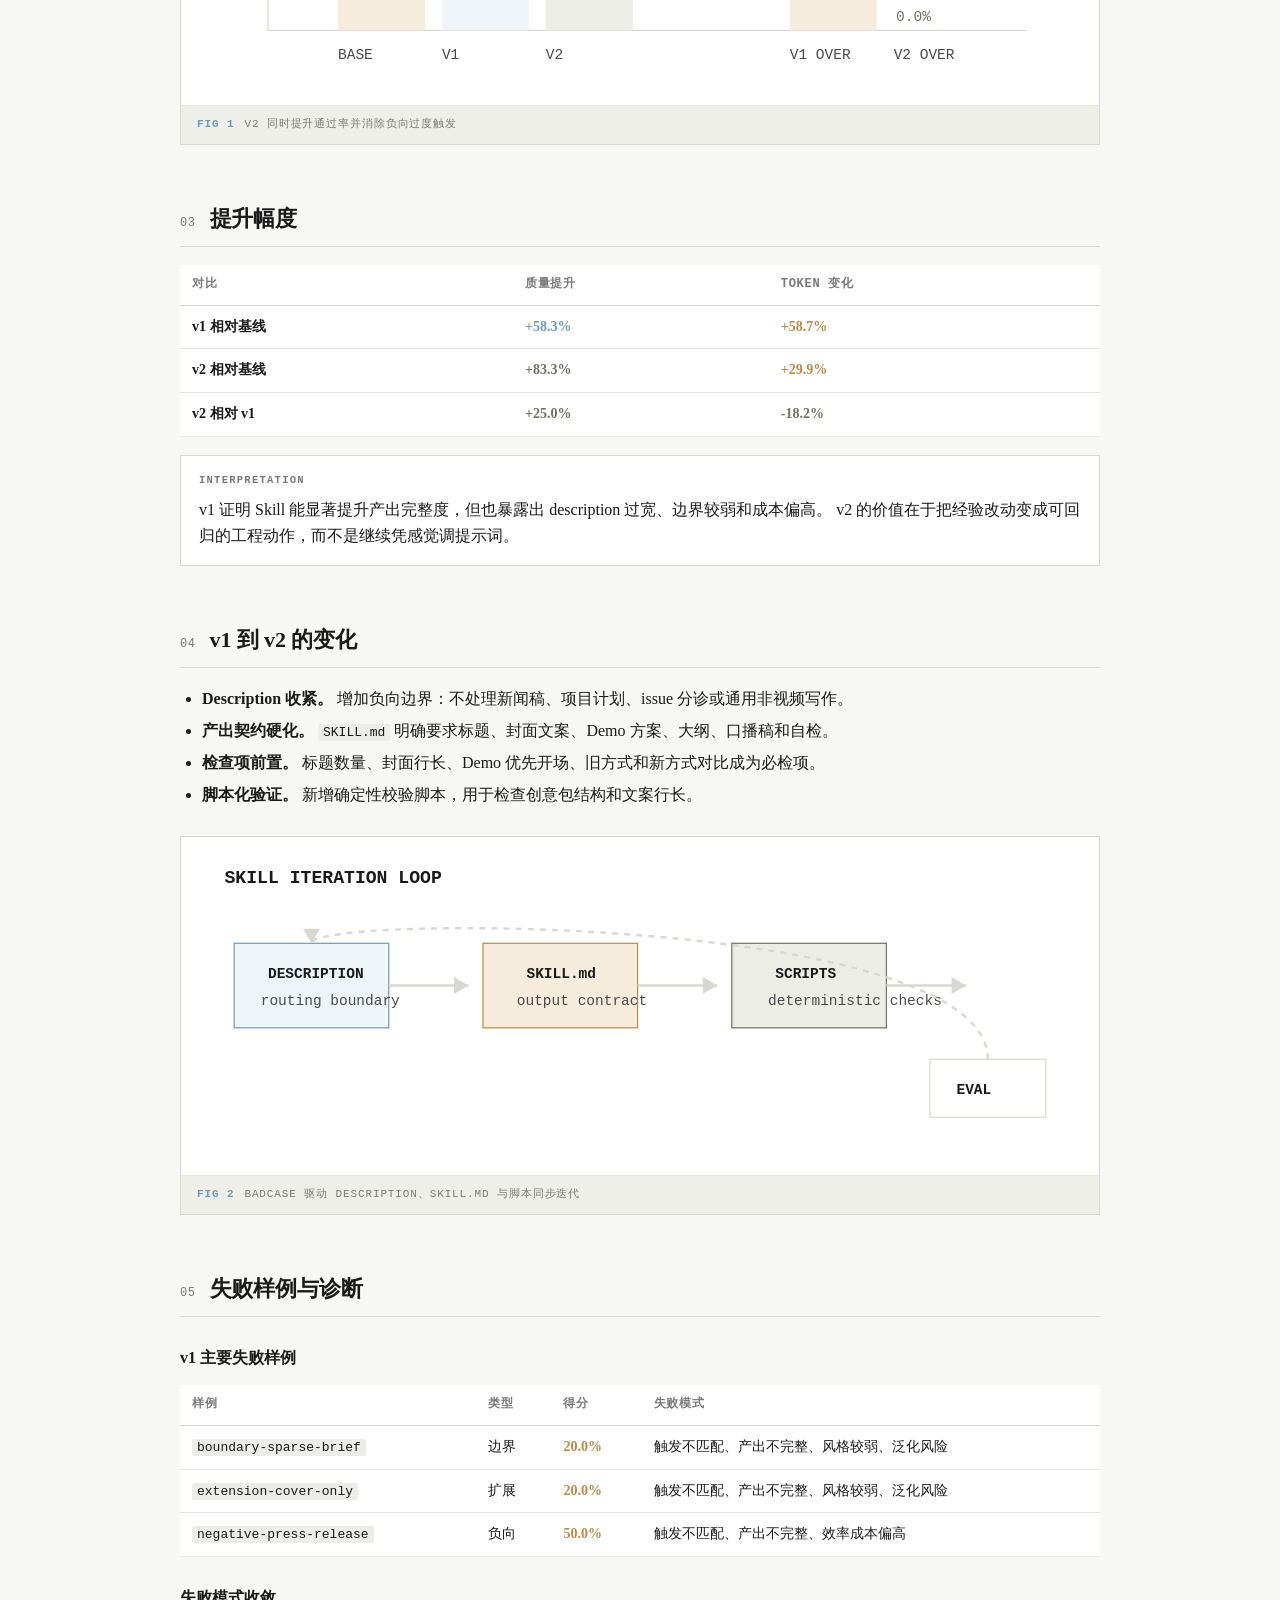
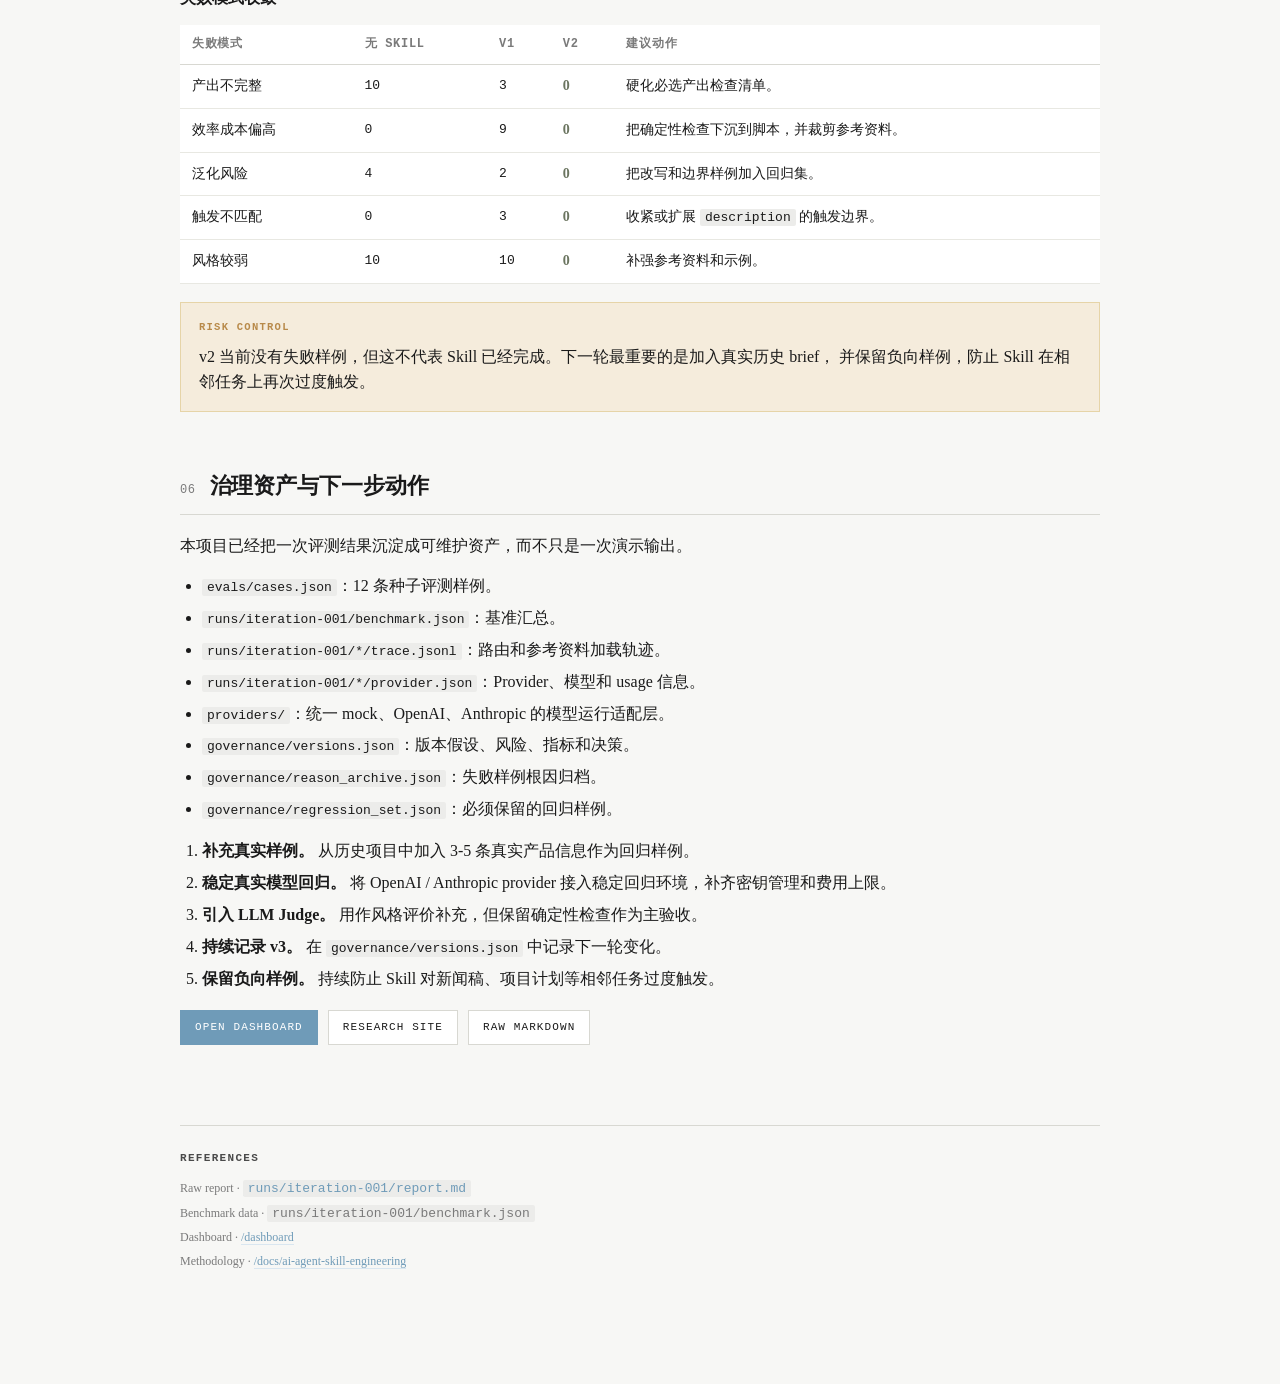
<file: docs/evaluation-report.html>
<!DOCTYPE html>
<html lang="zh-CN">
  <head>
    <meta charset="UTF-8" />
    <meta name="viewport" content="width=device-width, initial-scale=1.0" />
    <title>Skill Engineering Lab 评测报告</title>
    <style>
      :root {
        --paper: #f7f7f5;
        --paper-edge: #efefea;
        --ink: #1a1a1a;
        --ink-soft: #4a4a4a;
        --ink-faint: #7a7a7a;
        --rule: #d8d8d2;
        --rule-soft: #e8e8e2;
        --accent: #6f9bb8;
        --accent-soft: #d9e6f0;
        --accent-faint: #eef4f8;
        --warn: #b88a4a;
        --warn-soft: #f5ecdc;
        --danger: #a05050;
        --code-bg: #ececea;
        --session: #6b7560;
        --session-bg: #ecede5;
      }

      * { box-sizing: border-box; margin: 0; padding: 0; }
      html { font-size: 16px; scroll-behavior: smooth; }
      body {
        font-family:
          ui-serif, "Charter", "Iowan Old Style", "Source Serif Pro", Georgia,
          "Songti SC", "Source Han Serif SC", "Noto Serif CJK SC", serif;
        background: var(--paper);
        color: var(--ink);
        line-height: 1.62;
        -webkit-font-smoothing: antialiased;
        padding: 64px 24px 96px;
      }

      .doc { max-width: 920px; margin: 0 auto; }
      .doc-header {
        border-bottom: 1px solid var(--rule);
        padding-bottom: 28px;
        margin-bottom: 34px;
      }
      .doc-eyebrow,
      .doc-meta,
      th,
      code,
      figcaption,
      .num,
      .callout-label,
      .card-icon,
      .toc a,
      .status-pill,
      footer h4 {
        font-family:
          ui-monospace, "SF Mono", Menlo,
          "PingFang SC", "Hiragino Sans GB", monospace;
      }
      .doc-eyebrow {
        font-size: 11px;
        letter-spacing: 0.12em;
        text-transform: uppercase;
        color: var(--ink-faint);
        margin-bottom: 14px;
      }
      .mascot {
        display: inline-block;
        width: 8px;
        height: 8px;
        background: var(--accent);
        margin-right: 8px;
        vertical-align: middle;
      }
      .doc-title {
        font-size: 36px;
        font-weight: 600;
        letter-spacing: -0.01em;
        line-height: 1.18;
      }
      .doc-subtitle {
        font-size: 16px;
        color: var(--ink-soft);
        margin-top: 10px;
        font-style: italic;
      }
      .doc-meta {
        display: flex;
        flex-wrap: wrap;
        gap: 18px;
        margin-top: 18px;
        color: var(--ink-faint);
        font-size: 11px;
      }
      .status-pill {
        display: inline-flex;
        align-items: center;
        min-height: 24px;
        padding: 2px 8px;
        border: 1px solid var(--accent-soft);
        background: var(--accent-faint);
        color: var(--accent);
        font-size: 11px;
        letter-spacing: 0.08em;
        text-transform: uppercase;
      }

      .tldr {
        background: var(--accent-faint);
        border-left: 2px solid var(--accent);
        padding: 20px 24px;
        margin-bottom: 28px;
        font-size: 15px;
      }
      .tldr-label {
        font-family:
          ui-monospace, Menlo,
          "PingFang SC", "Hiragino Sans GB", monospace;
        font-size: 11px;
        letter-spacing: 0.12em;
        text-transform: uppercase;
        color: var(--accent);
        margin-bottom: 8px;
        font-weight: 600;
      }
      .toc {
        display: grid;
        grid-template-columns: repeat(3, minmax(0, 1fr));
        gap: 8px;
        margin: 0 0 48px;
      }
      .toc a {
        display: block;
        min-height: 44px;
        padding: 10px 12px;
        border: 1px solid var(--rule);
        background: #fff;
        color: var(--ink-soft);
        font-size: 11px;
        letter-spacing: 0.06em;
        text-decoration: none;
        text-transform: uppercase;
      }
      .toc a:hover { border-color: var(--accent); color: var(--accent); }

      section { margin-bottom: 56px; }
      h2 {
        font-size: 22px;
        font-weight: 600;
        letter-spacing: -0.005em;
        margin-bottom: 18px;
        padding-bottom: 10px;
        border-bottom: 1px solid var(--rule);
      }
      h2 .num {
        font-size: 12px;
        color: var(--ink-faint);
        font-weight: 500;
        margin-right: 14px;
        letter-spacing: 0.05em;
      }
      h3 {
        font-size: 16px;
        font-weight: 600;
        margin: 28px 0 10px;
      }
      p { margin-bottom: 14px; }
      a { color: var(--accent); text-decoration: none; border-bottom: 1px solid var(--accent-soft); }
      a:hover { border-bottom-color: var(--accent); }
      code {
        font-size: 13px;
        background: var(--code-bg);
        padding: 1px 5px;
        border-radius: 2px;
      }
      pre {
        font-family:
          ui-monospace, Menlo,
          "PingFang SC", "Hiragino Sans GB", monospace;
        font-size: 12.5px;
        line-height: 1.55;
        background: var(--code-bg);
        padding: 14px 18px;
        margin: 14px 0 18px;
        overflow-x: auto;
        border-left: 2px solid var(--rule);
      }
      ul, ol { margin: 8px 0 16px 22px; }
      li { margin-bottom: 6px; }
      strong { font-weight: 600; }

      table {
        width: 100%;
        border-collapse: collapse;
        margin: 14px 0 18px;
        font-size: 14px;
        background: #fff;
      }
      th, td {
        text-align: left;
        padding: 10px 12px;
        border-bottom: 1px solid var(--rule-soft);
        vertical-align: top;
      }
      th {
        font-weight: 600;
        font-size: 12px;
        text-transform: uppercase;
        letter-spacing: 0.06em;
        color: var(--ink-faint);
        border-bottom: 1px solid var(--rule);
      }
      tbody tr:hover { background: rgba(0,0,0,0.015); }
      td.num { font-family: ui-monospace, Menlo, monospace; font-size: 13px; }
      td.accent { color: var(--accent); font-weight: 600; }
      td.warn { color: var(--warn); font-weight: 600; }
      td.good { color: var(--session); font-weight: 600; }

      .cards {
        display: grid;
        grid-template-columns: repeat(3, 1fr);
        gap: 14px;
        margin: 20px 0 18px;
      }
      .cards.cols-4 { grid-template-columns: repeat(4, 1fr); }
      .card {
        border: 1px solid var(--rule);
        background: #fff;
        padding: 16px 16px 14px;
      }
      .card-icon {
        font-size: 11px;
        letter-spacing: 0.1em;
        text-transform: uppercase;
        margin-bottom: 8px;
        font-weight: 600;
        color: var(--accent);
      }
      .card-name {
        font-size: 24px;
        font-weight: 600;
        margin-bottom: 4px;
      }
      .card-where {
        font-size: 12px;
        color: var(--ink-faint);
        font-style: italic;
        margin-bottom: 10px;
      }
      .card-desc { font-size: 13px; color: var(--ink-soft); line-height: 1.5; }
      .card.tone-b .card-icon { color: var(--warn); }
      .card.tone-c .card-icon { color: var(--session); }

      .callout {
        border: 1px solid var(--rule);
        background: #fff;
        padding: 16px 18px;
        margin: 16px 0 20px;
      }
      .callout.warn {
        border-color: #e6d4a8;
        background: var(--warn-soft);
      }
      .callout-label {
        font-size: 10.5px;
        letter-spacing: 0.12em;
        text-transform: uppercase;
        color: var(--ink-faint);
        margin-bottom: 8px;
        font-weight: 600;
      }
      .callout.warn .callout-label { color: var(--warn); }

      figure {
        margin: 28px 0 32px;
        border: 1px solid var(--rule);
        background: #fff;
      }
      figure svg { display: block; width: 100%; height: auto; }
      figcaption {
        font-size: 11px;
        letter-spacing: 0.08em;
        text-transform: uppercase;
        color: var(--ink-faint);
        padding: 10px 16px;
        border-top: 1px solid var(--rule-soft);
        background: var(--paper-edge);
      }
      figcaption .fig-num {
        color: var(--accent);
        margin-right: 10px;
        font-weight: 600;
      }

      .actions {
        display: flex;
        flex-wrap: wrap;
        gap: 10px;
        margin-top: 18px;
      }
      .btn {
        font-family:
          ui-monospace, Menlo,
          "PingFang SC", "Hiragino Sans GB", monospace;
        font-size: 11px;
        letter-spacing: 0.1em;
        text-transform: uppercase;
        padding: 8px 14px;
        background: #fff;
        color: var(--ink);
        border: 1px solid var(--rule);
        text-decoration: none;
      }
      .btn.primary {
        background: var(--accent);
        color: #fff;
        border-color: var(--accent);
      }

      footer {
        margin-top: 80px;
        padding-top: 24px;
        border-top: 1px solid var(--rule);
        font-size: 12px;
        color: var(--ink-faint);
      }
      footer h4 {
        font-size: 11px;
        letter-spacing: 0.12em;
        text-transform: uppercase;
        margin-bottom: 10px;
        color: var(--ink-soft);
      }
      footer ul { list-style: none; margin-left: 0; }
      footer li { margin-bottom: 4px; }

      @media (max-width: 820px) {
        body { padding: 32px 16px 64px; }
        .doc-title { font-size: 28px; }
        .toc, .cards, .cards.cols-4 { grid-template-columns: 1fr; }
        .doc-meta { gap: 10px; }
      }
    </style>
  </head>
  <body>
    <article class="doc">
      <header class="doc-header">
        <div class="doc-eyebrow"><span class="mascot"></span>Skill Engineering Lab · Evaluation Report</div>
        <h1 class="doc-title">Skill Engineering Lab 评测报告</h1>
        <p class="doc-subtitle">一份面向作品集展示的 Agent Skill 工程化评测报告。</p>
        <div class="doc-meta">
          <span>STATUS · SHIP</span>
          <span>ITERATION · iteration-001</span>
          <span>PROVIDER · mock / deterministic-v1</span>
          <span>CASES · 12</span>
        </div>
      </header>

      <div class="tldr">
        <div class="tldr-label">TL;DR</div>
        本轮评测用同一批 12 条样例对比 <code>without_skill</code>、<code>with_skill_v1</code>、<code>with_skill_v2</code> 三种状态。
        结果显示：Skill v2 将通过率提升到 <strong>100.0%</strong>，触发召回达到 <strong>100.0%</strong>，过度触发降到 <strong>0.0%</strong>，
        同时相对 v1 平均 Token 下降 <strong>18.2%</strong>。结论：当前版本可以作为 MVP 发布，并继续沉淀真实回归样例。
      </div>

      <nav class="toc" aria-label="目录">
        <a href="#summary">01 · Summary</a>
        <a href="#metrics">02 · Metrics</a>
        <a href="#lift">03 · Lift</a>
        <a href="#diff">04 · Version Diff</a>
        <a href="#badcases">05 · Badcases</a>
        <a href="#governance">06 · Governance</a>
      </nav>

      <section id="summary">
        <h2><span class="num">01</span>评测摘要</h2>
        <p>
          评测对象为 <code>ai-video-creator-style</code>。这个 Skill 的任务是把 AI 产品 brief 转成适合 B 站技术区的视频标题、
          封面文案、Demo 方案、三段式大纲和口播稿。
        </p>
        <p>
          本次报告关注的不是单次文案是否漂亮，而是 Skill 是否具备工程资产所需要的稳定性：
          该触发时触发、不该触发时克制、触发后带来可量化净增益，并且失败样例能驱动下一轮迭代。
        </p>
        <div class="cards">
          <div class="card">
            <div class="card-icon">Outcome</div>
            <div class="card-name">100.0%</div>
            <div class="card-where">Skill v2 pass rate</div>
            <div class="card-desc">标题、封面、Demo、大纲、口播和自检结构全部通过。</div>
          </div>
          <div class="card tone-b">
            <div class="card-icon">Routing</div>
            <div class="card-name">0.0%</div>
            <div class="card-where">Negative over-trigger</div>
            <div class="card-desc">新闻稿和项目计划不再误触发视频创作 Skill。</div>
          </div>
          <div class="card tone-c">
            <div class="card-icon">Efficiency</div>
            <div class="card-name">-18.2%</div>
            <div class="card-where">v2 vs v1 avg token</div>
            <div class="card-desc">通过边界和检查脚本收敛无效上下文消耗。</div>
          </div>
        </div>
        <pre><code>without_skill -&gt; with_skill v1 -&gt; with_skill v2</code></pre>
      </section>

      <section id="metrics">
        <h2><span class="num">02</span>核心指标</h2>
        <table>
          <thead>
            <tr>
              <th>配置</th>
              <th>通过率</th>
              <th>触发召回率</th>
              <th>过度触发率</th>
              <th>平均 Token</th>
              <th>平均耗时</th>
            </tr>
          </thead>
          <tbody>
            <tr>
              <td><strong>无 Skill</strong></td>
              <td class="warn">16.7%</td>
              <td>不适用</td>
              <td>不适用</td>
              <td class="num">720</td>
              <td class="num">480 ms</td>
            </tr>
            <tr>
              <td><strong>使用 Skill v1</strong></td>
              <td class="accent">75.0%</td>
              <td class="accent">80.0%</td>
              <td class="warn">50.0%</td>
              <td class="num">1142</td>
              <td class="num">828 ms</td>
            </tr>
            <tr>
              <td><strong>使用 Skill v2</strong></td>
              <td class="good">100.0%</td>
              <td class="good">100.0%</td>
              <td class="good">0.0%</td>
              <td class="num">935</td>
              <td class="num">625 ms</td>
            </tr>
          </tbody>
        </table>

        <figure>
          <svg viewBox="0 0 760 300" xmlns="http://www.w3.org/2000/svg" font-family="ui-monospace, Menlo, monospace" font-size="12">
            <rect width="760" height="300" fill="#fff"/>
            <text x="36" y="38" fill="#1a1a1a" font-size="15" font-weight="700">PASS RATE / OVER-TRIGGER</text>
            <line x1="72" y1="238" x2="700" y2="238" stroke="#d8d8d2"/>
            <line x1="72" y1="72" x2="72" y2="238" stroke="#d8d8d2"/>
            <g>
              <rect x="130" y="210" width="72" height="28" fill="#f5ecdc"/>
              <rect x="216" y="113" width="72" height="125" fill="#eef4f8"/>
              <rect x="302" y="72" width="72" height="166" fill="#ecede5"/>
              <text x="130" y="262" fill="#4a4a4a">BASE</text>
              <text x="216" y="262" fill="#4a4a4a">V1</text>
              <text x="302" y="262" fill="#4a4a4a">V2</text>
              <text x="132" y="202" fill="#b88a4a">16.7%</text>
              <text x="218" y="105" fill="#6f9bb8">75.0%</text>
              <text x="304" y="64" fill="#6b7560">100%</text>
            </g>
            <g>
              <rect x="504" y="155" width="72" height="83" fill="#f5ecdc"/>
              <rect x="590" y="238" width="72" height="0" fill="#ecede5"/>
              <text x="504" y="262" fill="#4a4a4a">V1 OVER</text>
              <text x="590" y="262" fill="#4a4a4a">V2 OVER</text>
              <text x="506" y="147" fill="#b88a4a">50.0%</text>
              <text x="592" y="230" fill="#6b7560">0.0%</text>
            </g>
          </svg>
          <figcaption><span class="fig-num">FIG 1</span>v2 同时提升通过率并消除负向过度触发</figcaption>
        </figure>
      </section>

      <section id="lift">
        <h2><span class="num">03</span>提升幅度</h2>
        <table>
          <thead>
            <tr>
              <th>对比</th>
              <th>质量提升</th>
              <th>Token 变化</th>
            </tr>
          </thead>
          <tbody>
            <tr>
              <td><strong>v1 相对基线</strong></td>
              <td class="accent">+58.3%</td>
              <td class="warn">+58.7%</td>
            </tr>
            <tr>
              <td><strong>v2 相对基线</strong></td>
              <td class="good">+83.3%</td>
              <td class="warn">+29.9%</td>
            </tr>
            <tr>
              <td><strong>v2 相对 v1</strong></td>
              <td class="good">+25.0%</td>
              <td class="good">-18.2%</td>
            </tr>
          </tbody>
        </table>
        <div class="callout">
          <div class="callout-label">Interpretation</div>
          v1 证明 Skill 能显著提升产出完整度，但也暴露出 description 过宽、边界较弱和成本偏高。
          v2 的价值在于把经验改动变成可回归的工程动作，而不是继续凭感觉调提示词。
        </div>
      </section>

      <section id="diff">
        <h2><span class="num">04</span>v1 到 v2 的变化</h2>
        <ul>
          <li><strong>Description 收紧。</strong> 增加负向边界：不处理新闻稿、项目计划、issue 分诊或通用非视频写作。</li>
          <li><strong>产出契约硬化。</strong> <code>SKILL.md</code> 明确要求标题、封面文案、Demo 方案、大纲、口播稿和自检。</li>
          <li><strong>检查项前置。</strong> 标题数量、封面行长、Demo 优先开场、旧方式和新方式对比成为必检项。</li>
          <li><strong>脚本化验证。</strong> 新增确定性校验脚本，用于检查创意包结构和文案行长。</li>
        </ul>
        <figure>
          <svg viewBox="0 0 760 280" xmlns="http://www.w3.org/2000/svg" font-family="ui-monospace, Menlo, monospace" font-size="12">
            <rect width="760" height="280" fill="#fff"/>
            <text x="36" y="38" fill="#1a1a1a" font-size="15" font-weight="700">SKILL ITERATION LOOP</text>
            <g>
              <rect x="44" y="88" width="128" height="70" fill="#eef4f8" stroke="#6f9bb8"/>
              <text x="72" y="117" fill="#1a1a1a" font-weight="700">DESCRIPTION</text>
              <text x="66" y="139" fill="#4a4a4a">routing boundary</text>
              <line x1="172" y1="123" x2="238" y2="123" stroke="#d8d8d2" stroke-width="2"/>
              <polygon points="238,123 226,116 226,130" fill="#d8d8d2"/>
            </g>
            <g>
              <rect x="250" y="88" width="128" height="70" fill="#f5ecdc" stroke="#b88a4a"/>
              <text x="286" y="117" fill="#1a1a1a" font-weight="700">SKILL.md</text>
              <text x="278" y="139" fill="#4a4a4a">output contract</text>
              <line x1="378" y1="123" x2="444" y2="123" stroke="#d8d8d2" stroke-width="2"/>
              <polygon points="444,123 432,116 432,130" fill="#d8d8d2"/>
            </g>
            <g>
              <rect x="456" y="88" width="128" height="70" fill="#ecede5" stroke="#6b7560"/>
              <text x="492" y="117" fill="#1a1a1a" font-weight="700">SCRIPTS</text>
              <text x="486" y="139" fill="#4a4a4a">deterministic checks</text>
              <line x1="584" y1="123" x2="650" y2="123" stroke="#d8d8d2" stroke-width="2"/>
              <polygon points="650,123 638,116 638,130" fill="#d8d8d2"/>
            </g>
            <g>
              <rect x="620" y="184" width="96" height="48" fill="#fff" stroke="#d8d8d2"/>
              <text x="642" y="213" fill="#1a1a1a" font-weight="700">EVAL</text>
              <path d="M668 184 C668 64 108 64 108 88" fill="none" stroke="#d8d8d2" stroke-width="2" stroke-dasharray="5 5"/>
              <polygon points="108,88 101,76 115,76" fill="#d8d8d2"/>
            </g>
          </svg>
          <figcaption><span class="fig-num">FIG 2</span>badcase 驱动 description、SKILL.md 与脚本同步迭代</figcaption>
        </figure>
      </section>

      <section id="badcases">
        <h2><span class="num">05</span>失败样例与诊断</h2>
        <h3>v1 主要失败样例</h3>
        <table>
          <thead>
            <tr>
              <th>样例</th>
              <th>类型</th>
              <th>得分</th>
              <th>失败模式</th>
            </tr>
          </thead>
          <tbody>
            <tr>
              <td><code>boundary-sparse-brief</code></td>
              <td>边界</td>
              <td class="warn">20.0%</td>
              <td>触发不匹配、产出不完整、风格较弱、泛化风险</td>
            </tr>
            <tr>
              <td><code>extension-cover-only</code></td>
              <td>扩展</td>
              <td class="warn">20.0%</td>
              <td>触发不匹配、产出不完整、风格较弱、泛化风险</td>
            </tr>
            <tr>
              <td><code>negative-press-release</code></td>
              <td>负向</td>
              <td class="warn">50.0%</td>
              <td>触发不匹配、产出不完整、效率成本偏高</td>
            </tr>
          </tbody>
        </table>

        <h3>失败模式收敛</h3>
        <table>
          <thead>
            <tr>
              <th>失败模式</th>
              <th>无 Skill</th>
              <th>v1</th>
              <th>v2</th>
              <th>建议动作</th>
            </tr>
          </thead>
          <tbody>
            <tr><td>产出不完整</td><td class="num">10</td><td class="num">3</td><td class="good">0</td><td>硬化必选产出检查清单。</td></tr>
            <tr><td>效率成本偏高</td><td class="num">0</td><td class="num">9</td><td class="good">0</td><td>把确定性检查下沉到脚本，并裁剪参考资料。</td></tr>
            <tr><td>泛化风险</td><td class="num">4</td><td class="num">2</td><td class="good">0</td><td>把改写和边界样例加入回归集。</td></tr>
            <tr><td>触发不匹配</td><td class="num">0</td><td class="num">3</td><td class="good">0</td><td>收紧或扩展 <code>description</code> 的触发边界。</td></tr>
            <tr><td>风格较弱</td><td class="num">10</td><td class="num">10</td><td class="good">0</td><td>补强参考资料和示例。</td></tr>
          </tbody>
        </table>
        <div class="callout warn">
          <div class="callout-label">Risk Control</div>
          v2 当前没有失败样例，但这不代表 Skill 已经完成。下一轮最重要的是加入真实历史 brief，
          并保留负向样例，防止 Skill 在相邻任务上再次过度触发。
        </div>
      </section>

      <section id="governance">
        <h2><span class="num">06</span>治理资产与下一步动作</h2>
        <p>本项目已经把一次评测结果沉淀成可维护资产，而不只是一次演示输出。</p>
        <ul>
          <li><code>evals/cases.json</code>：12 条种子评测样例。</li>
          <li><code>runs/iteration-001/benchmark.json</code>：基准汇总。</li>
          <li><code>runs/iteration-001/*/trace.jsonl</code>：路由和参考资料加载轨迹。</li>
          <li><code>runs/iteration-001/*/provider.json</code>：Provider、模型和 usage 信息。</li>
          <li><code>providers/</code>：统一 mock、OpenAI、Anthropic 的模型运行适配层。</li>
          <li><code>governance/versions.json</code>：版本假设、风险、指标和决策。</li>
          <li><code>governance/reason_archive.json</code>：失败样例根因归档。</li>
          <li><code>governance/regression_set.json</code>：必须保留的回归样例。</li>
        </ul>
        <ol>
          <li><strong>补充真实样例。</strong> 从历史项目中加入 3-5 条真实产品信息作为回归样例。</li>
          <li><strong>稳定真实模型回归。</strong> 将 OpenAI / Anthropic provider 接入稳定回归环境，补齐密钥管理和费用上限。</li>
          <li><strong>引入 LLM Judge。</strong> 用作风格评价补充，但保留确定性检查作为主验收。</li>
          <li><strong>持续记录 v3。</strong> 在 <code>governance/versions.json</code> 中记录下一轮变化。</li>
          <li><strong>保留负向样例。</strong> 持续防止 Skill 对新闻稿、项目计划等相邻任务过度触发。</li>
        </ol>
        <div class="actions">
          <a class="btn primary" href="/dashboard">Open Dashboard</a>
          <a class="btn" href="/site">Research Site</a>
          <a class="btn" href="/runs/iteration-001/report.md">Raw Markdown</a>
        </div>
      </section>

      <footer>
        <h4>References</h4>
        <ul>
          <li>Raw report · <a href="/runs/iteration-001/report.md"><code>runs/iteration-001/report.md</code></a></li>
          <li>Benchmark data · <code>runs/iteration-001/benchmark.json</code></li>
          <li>Dashboard · <a href="/dashboard">/dashboard</a></li>
          <li>Methodology · <a href="/docs/ai-agent-skill-engineering">/docs/ai-agent-skill-engineering</a></li>
        </ul>
      </footer>
    </article>
  </body>
</html>
</file>
<file: dashboard/style.css>
:root {
  color-scheme: light;
  --bg: #f5f7fb;
  --ink: #16202a;
  --muted: #5f6b7a;
  --soft: #e8edf5;
  --panel: #ffffff;
  --line: #d7dee8;
  --blue: #2563eb;
  --cyan: #0891b2;
  --green: #16a34a;
  --amber: #d97706;
  --red: #dc2626;
  --slate: #334155;
  --shadow: 0 18px 40px rgba(15, 23, 42, 0.08);
}

* {
  box-sizing: border-box;
}

body {
  margin: 0;
  min-width: 320px;
  background: var(--bg);
  color: var(--ink);
  font-family:
    Inter, ui-sans-serif, system-ui, -apple-system, BlinkMacSystemFont, "Segoe UI",
    "PingFang SC", "Hiragino Sans GB", "Microsoft YaHei", sans-serif;
  letter-spacing: 0;
}

a {
  color: var(--blue);
  text-decoration: none;
}

.topbar {
  display: flex;
  align-items: center;
  justify-content: space-between;
  gap: 24px;
  padding: 28px clamp(20px, 4vw, 56px);
  border-bottom: 1px solid var(--line);
  background: #ffffff;
}

.brand {
  display: flex;
  align-items: center;
  gap: 16px;
}

.brand-mark {
  position: relative;
  width: 48px;
  height: 48px;
  border: 1px solid var(--line);
  border-radius: 8px;
  background: #f8fafc;
}

.brand-mark span {
  position: absolute;
  left: 10px;
  width: 26px;
  height: 6px;
  border-radius: 3px;
}

.brand-mark span:nth-child(1) {
  top: 11px;
  background: var(--blue);
}

.brand-mark span:nth-child(2) {
  top: 21px;
  background: var(--green);
  width: 18px;
}

.brand-mark span:nth-child(3) {
  top: 31px;
  background: var(--amber);
  width: 32px;
}

.eyebrow {
  margin: 0 0 6px;
  color: var(--cyan);
  font-size: 12px;
  font-weight: 700;
  text-transform: uppercase;
}

h1,
h2,
h3,
p {
  margin-top: 0;
}

h1 {
  margin-bottom: 0;
  font-size: clamp(24px, 3vw, 34px);
  line-height: 1.1;
}

h2 {
  margin-bottom: 0;
  font-size: 20px;
  line-height: 1.25;
}

.run-meta {
  display: flex;
  flex-wrap: wrap;
  justify-content: flex-end;
  gap: 8px;
}

.top-links {
  display: flex;
  flex-wrap: wrap;
  justify-content: flex-end;
  gap: 8px;
}

.top-links a {
  display: inline-flex;
  align-items: center;
  min-height: 28px;
  padding: 5px 10px;
  border: 1px solid var(--line);
  border-radius: 999px;
  background: #ffffff;
  color: var(--blue);
  font-size: 12px;
  font-weight: 800;
}

.pill {
  display: inline-flex;
  align-items: center;
  min-height: 28px;
  padding: 5px 10px;
  border: 1px solid var(--line);
  border-radius: 999px;
  background: #f8fafc;
  color: var(--muted);
  font-size: 12px;
  font-weight: 700;
}

main {
  width: min(1440px, 100%);
  margin: 0 auto;
  padding: 28px clamp(16px, 4vw, 56px) 56px;
}

.summary-band {
  display: grid;
  grid-template-columns: minmax(0, 1.2fr) minmax(280px, 0.8fr);
  align-items: center;
  gap: 24px;
  margin-bottom: 24px;
  padding: 24px;
  border: 1px solid var(--line);
  border-radius: 8px;
  background: #ffffff;
  box-shadow: var(--shadow);
}

.summary-band h2 {
  max-width: 780px;
  font-size: clamp(24px, 4vw, 42px);
}

.flow-strip {
  display: grid;
  grid-template-columns: repeat(7, auto);
  align-items: center;
  justify-content: end;
  gap: 10px;
}

.flow-strip span {
  display: inline-flex;
  justify-content: center;
  min-width: 58px;
  padding: 9px 10px;
  border: 1px solid var(--line);
  border-radius: 8px;
  background: #f8fafc;
  color: var(--slate);
  font-size: 13px;
  font-weight: 800;
}

.flow-strip i {
  width: 24px;
  height: 2px;
  background: var(--line);
}

.view-tabs {
  position: sticky;
  top: 0;
  z-index: 10;
  display: inline-flex;
  gap: 6px;
  margin-bottom: 16px;
  padding: 6px;
  border: 1px solid var(--line);
  border-radius: 8px;
  background: rgba(255, 255, 255, 0.92);
  backdrop-filter: blur(12px);
  box-shadow: var(--shadow);
}

.tab-button,
.filter-button {
  appearance: none;
  border: 1px solid transparent;
  border-radius: 8px;
  background: transparent;
  color: var(--muted);
  cursor: pointer;
  font: inherit;
  font-size: 13px;
  font-weight: 850;
}

.tab-button {
  min-width: 112px;
  padding: 10px 14px;
}

.filter-button {
  min-height: 32px;
  padding: 6px 10px;
}

.tab-button.active,
.filter-button.active {
  border-color: #bfdbfe;
  background: #eff6ff;
  color: var(--blue);
}

.view-panel {
  display: none;
}

.view-panel.active {
  display: block;
}

.metric-grid {
  display: grid;
  grid-template-columns: repeat(4, minmax(0, 1fr));
  gap: 16px;
  margin-bottom: 16px;
}

.metric-card,
.panel {
  border: 1px solid var(--line);
  border-radius: 8px;
  background: var(--panel);
  box-shadow: var(--shadow);
}

.metric-card {
  min-height: 136px;
  padding: 18px;
}

.metric-card h3 {
  margin: 0 0 14px;
  color: var(--muted);
  font-size: 13px;
  font-weight: 800;
}

.metric-card strong {
  display: block;
  margin-bottom: 10px;
  font-size: clamp(28px, 4vw, 42px);
  line-height: 1;
}

.metric-card p {
  margin: 0;
  color: var(--muted);
  font-size: 13px;
  line-height: 1.55;
}

.dashboard-grid {
  display: grid;
  grid-template-columns: 1.35fr 0.85fr;
  gap: 16px;
}

.panel {
  min-width: 0;
  padding: 20px;
}

.panel.wide {
  grid-column: span 1;
}

.panel.full {
  grid-column: 1 / -1;
}

.panel-heading {
  display: flex;
  align-items: flex-start;
  justify-content: space-between;
  gap: 16px;
  margin-bottom: 18px;
}

.panel-heading a {
  flex: 0 0 auto;
  font-size: 13px;
  font-weight: 800;
}

.case-filters {
  display: flex;
  flex-wrap: wrap;
  justify-content: flex-end;
  gap: 6px;
}

.comparison-table-wrap {
  overflow-x: auto;
}

.comparison-table {
  width: 100%;
  min-width: 680px;
  border-collapse: collapse;
}

.comparison-table th,
.comparison-table td {
  padding: 13px 10px;
  border-bottom: 1px solid var(--soft);
  text-align: right;
  font-size: 14px;
}

.comparison-table th:first-child,
.comparison-table td:first-child {
  text-align: left;
}

.comparison-table th {
  color: var(--muted);
  font-size: 12px;
  font-weight: 800;
}

.status-good,
.status-warn,
.status-muted {
  display: inline-flex;
  align-items: center;
  justify-content: center;
  min-width: 70px;
  padding: 5px 8px;
  border-radius: 999px;
  font-size: 12px;
  font-weight: 800;
}

.status-good {
  background: #dcfce7;
  color: #166534;
}

.status-warn {
  background: #fef3c7;
  color: #92400e;
}

.status-muted {
  background: #f1f5f9;
  color: #475569;
}

.lift-stack {
  display: grid;
  gap: 12px;
}

.lift-item {
  padding: 12px;
  border: 1px solid var(--soft);
  border-radius: 8px;
  background: #f8fafc;
}

.lift-item b {
  display: block;
  margin-bottom: 8px;
  font-size: 13px;
}

.bar-track {
  height: 10px;
  overflow: hidden;
  border-radius: 999px;
  background: var(--soft);
}

.bar {
  height: 100%;
  border-radius: inherit;
  background: var(--blue);
}

.bar.green {
  background: var(--green);
}

.bar.amber {
  background: var(--amber);
}

.bar.red {
  background: var(--red);
}

.bar-caption {
  display: flex;
  justify-content: space-between;
  gap: 12px;
  margin-top: 8px;
  color: var(--muted);
  font-size: 12px;
  font-weight: 700;
}

.pattern-chart {
  display: grid;
  gap: 13px;
}

.pattern-row {
  display: grid;
  grid-template-columns: minmax(116px, 0.8fr) minmax(180px, 2fr);
  gap: 14px;
  align-items: center;
}

.pattern-label {
  color: var(--slate);
  font-size: 13px;
  font-weight: 800;
}

.pattern-bars {
  display: grid;
  gap: 7px;
}

.mini-bar {
  display: grid;
  grid-template-columns: 62px 1fr 26px;
  align-items: center;
  gap: 8px;
  color: var(--muted);
  font-size: 12px;
}

.mini-bar span:first-child {
  font-weight: 800;
}

.mini-bar .bar-track {
  height: 8px;
}

.case-type-list,
.badcase-list,
.governance-list,
.regression-list,
.skill-diff-summary {
  display: grid;
  gap: 10px;
}

.case-type-item,
.badcase-item,
.governance-item,
.diff-card {
  padding: 12px;
  border: 1px solid var(--soft);
  border-radius: 8px;
  background: #f8fafc;
}

.case-type-item {
  display: flex;
  align-items: center;
  justify-content: space-between;
  gap: 16px;
}

.case-type-item strong,
.badcase-item strong,
.governance-item strong,
.diff-card strong {
  font-size: 14px;
}

.case-type-item span,
.badcase-item p,
.governance-item p,
.diff-card p {
  margin: 6px 0 0;
  color: var(--muted);
  font-size: 13px;
  line-height: 1.5;
}

.diff-card small {
  display: block;
  margin-top: 8px;
  color: var(--muted);
  font-size: 12px;
  line-height: 1.5;
}

.governance-item.compact {
  padding: 10px 12px;
}

.case-workspace {
  display: grid;
  grid-template-columns: minmax(0, 1fr) 340px;
  gap: 16px;
  align-items: start;
}

.case-matrix {
  display: grid;
  grid-template-columns: repeat(4, minmax(220px, 1fr));
  gap: 10px;
}

.case-card {
  appearance: none;
  width: 100%;
  padding: 12px;
  border: 1px solid var(--soft);
  border-radius: 8px;
  background: #f8fafc;
  color: inherit;
  cursor: pointer;
  font: inherit;
  text-align: left;
}

.case-card.active {
  border-color: #93c5fd;
  background: #eff6ff;
  box-shadow: 0 0 0 2px rgba(37, 99, 235, 0.12);
}

.case-card-header {
  display: flex;
  align-items: flex-start;
  justify-content: space-between;
  gap: 10px;
  min-height: 44px;
}

.case-card h3 {
  margin: 0;
  overflow-wrap: anywhere;
  font-size: 13px;
}

.case-results {
  display: grid;
  grid-template-columns: repeat(3, 1fr);
  gap: 6px;
  margin-top: 12px;
}

.case-result {
  min-height: 60px;
  padding: 8px;
  border-radius: 8px;
  background: #ffffff;
  border: 1px solid var(--soft);
}

.case-result b {
  display: block;
  margin-bottom: 5px;
  color: var(--muted);
  font-size: 11px;
}

.case-result span {
  font-size: 13px;
  font-weight: 900;
}

.case-detail {
  position: sticky;
  top: 88px;
  min-height: 360px;
  padding: 16px;
  border: 1px solid var(--line);
  border-radius: 8px;
  background: #ffffff;
  box-shadow: var(--shadow);
}

.case-detail h3 {
  margin: 0 0 12px;
  overflow-wrap: anywhere;
  font-size: 18px;
}

.detail-meta {
  display: flex;
  flex-wrap: wrap;
  gap: 6px;
  margin-bottom: 14px;
}

.detail-meta span {
  padding: 5px 8px;
  border-radius: 999px;
  background: #f1f5f9;
  color: var(--muted);
  font-size: 12px;
  font-weight: 800;
}

.detail-row {
  padding: 12px 0;
  border-top: 1px solid var(--soft);
}

.detail-row b,
.detail-row span {
  display: block;
}

.detail-row span {
  margin-top: 4px;
  color: var(--slate);
  font-size: 13px;
  font-weight: 800;
}

.detail-row p {
  margin: 6px 0 0;
  color: var(--muted);
  font-size: 13px;
  line-height: 1.5;
}

.diff-block {
  overflow-x: auto;
  margin: 0;
  padding: 16px;
  border-radius: 8px;
  background: #0f172a;
  color: #dbeafe;
  font-size: 12px;
  line-height: 1.6;
  white-space: pre;
}

.diff-line {
  display: block;
}

.diff-line.add {
  color: #bbf7d0;
}

.diff-line.remove {
  color: #fecaca;
}

.diff-line.hunk {
  color: #fde68a;
}

.diff-line.file {
  color: #93c5fd;
}

@media (max-width: 1120px) {
  .summary-band,
  .dashboard-grid,
  .case-workspace {
    grid-template-columns: 1fr;
  }

  .flow-strip {
    justify-content: start;
  }

  .metric-grid {
    grid-template-columns: repeat(2, minmax(0, 1fr));
  }

  .case-matrix {
    grid-template-columns: repeat(2, minmax(220px, 1fr));
  }

  .case-detail {
    position: static;
  }
}

@media (max-width: 720px) {
  .topbar {
    align-items: flex-start;
    flex-direction: column;
  }

  .run-meta {
    justify-content: flex-start;
  }

  .top-links {
    justify-content: flex-start;
  }

  .summary-band {
    padding: 18px;
  }

  .flow-strip {
    grid-template-columns: repeat(4, 1fr);
  }

  .flow-strip i {
    display: none;
  }

  .metric-grid,
  .case-matrix {
    grid-template-columns: 1fr;
  }

  .pattern-row {
    grid-template-columns: 1fr;
  }

  .panel {
    padding: 16px;
  }

  .view-tabs {
    display: grid;
    grid-template-columns: 1fr;
    width: 100%;
  }

  .tab-button {
    width: 100%;
  }

  .case-filters {
    justify-content: flex-start;
  }
}
</file>
<file: site/styles.css>
:root {
  color-scheme: light;
  --bg: #f5f7fb;
  --ink: #10141c;
  --muted: #617084;
  --panel: #ffffff;
  --line: #d9e1ec;
  --soft: #edf3f9;
  --blue: #2563eb;
  --blue-dark: #1d4ed8;
  --teal: #0f766e;
  --green: #16a34a;
  --amber: #c47a1b;
  --red: #dc2626;
  --violet: #6d28d9;
  --graphite: #1f2937;
  --shadow: 0 22px 55px rgba(15, 23, 42, 0.1);
}

* {
  box-sizing: border-box;
}

html {
  scroll-behavior: smooth;
}

body {
  margin: 0;
  background:
    linear-gradient(180deg, #eef3fb 0, #f8fafc 520px, var(--bg) 100%);
  color: var(--ink);
  font-family:
    Inter, ui-sans-serif, system-ui, -apple-system, BlinkMacSystemFont, "Segoe UI",
    "PingFang SC", "Microsoft YaHei", sans-serif;
  letter-spacing: 0;
}

a {
  color: inherit;
  text-decoration: none;
}

.site-header {
  position: sticky;
  top: 0;
  z-index: 20;
  display: flex;
  align-items: center;
  justify-content: space-between;
  gap: 24px;
  min-height: 68px;
  padding: 14px clamp(18px, 4vw, 64px);
  border-bottom: 1px solid rgba(217, 225, 236, 0.9);
  background: rgba(248, 250, 252, 0.92);
  backdrop-filter: blur(18px);
}

.brand,
nav {
  display: flex;
  align-items: center;
}

.brand {
  gap: 10px;
  font-size: 15px;
  font-weight: 900;
}

.brand-mark {
  width: 18px;
  height: 18px;
  border: 2px solid var(--ink);
  border-left-color: var(--blue);
  border-bottom-color: var(--teal);
}

nav {
  flex-wrap: wrap;
  justify-content: flex-end;
  gap: 6px;
}

nav a {
  min-height: 36px;
  display: inline-flex;
  align-items: center;
  padding: 0 10px;
  border: 1px solid transparent;
  color: var(--muted);
  font-size: 13px;
  font-weight: 850;
}

nav a:hover {
  border-color: var(--line);
  background: #fff;
  color: var(--ink);
}

main {
  width: min(1480px, 100%);
  margin: 0 auto;
  padding: 36px clamp(16px, 4vw, 64px) 72px;
}

.hero {
  display: grid;
  grid-template-columns: minmax(0, 1.06fr) minmax(440px, 0.94fr);
  align-items: stretch;
  gap: clamp(22px, 4vw, 48px);
  min-height: calc(100vh - 190px);
}

.hero-copy {
  display: flex;
  flex-direction: column;
  justify-content: center;
  min-width: 0;
  padding: 10px 0 20px;
}

.eyebrow {
  margin: 0 0 10px;
  color: var(--teal);
  font-size: 12px;
  font-weight: 950;
  letter-spacing: 0.08em;
  text-transform: uppercase;
}

h1,
h2,
h3,
p,
dl {
  margin-top: 0;
}

h1 {
  max-width: 880px;
  margin-bottom: 22px;
  font-size: clamp(44px, 6vw, 78px);
  font-weight: 950;
  line-height: 0.98;
  letter-spacing: 0;
}

h2 {
  max-width: 920px;
  margin-bottom: 0;
  font-size: clamp(28px, 3.2vw, 52px);
  font-weight: 930;
  line-height: 1.08;
  letter-spacing: 0;
}

h3 {
  margin-bottom: 8px;
}

.hero-lead {
  max-width: 790px;
  margin-bottom: 26px;
  color: var(--muted);
  font-size: clamp(16px, 1.35vw, 19px);
  line-height: 1.76;
}

.hero-lead strong {
  color: var(--ink);
}

.hero-actions {
  display: flex;
  flex-wrap: wrap;
  gap: 12px;
  margin-bottom: 24px;
}

.button {
  display: inline-flex;
  align-items: center;
  justify-content: center;
  min-height: 44px;
  padding: 0 16px;
  border: 1px solid var(--line);
  background: #fff;
  color: var(--ink);
  font-weight: 900;
}

.button.primary {
  border-color: var(--blue);
  background: var(--blue);
  color: #fff;
}

.button:hover {
  transform: translateY(-1px);
}

.hero-facts {
  display: grid;
  grid-template-columns: repeat(3, minmax(0, 1fr));
  gap: 12px;
  max-width: 760px;
  margin-bottom: 0;
}

.hero-facts div {
  border-top: 2px solid var(--line);
  padding-top: 12px;
}

.hero-facts dt {
  color: var(--muted);
  font-size: 11px;
  font-weight: 950;
  letter-spacing: 0.08em;
  text-transform: uppercase;
}

.hero-facts dd {
  margin: 8px 0 0;
  font-size: clamp(20px, 2.1vw, 30px);
  font-weight: 950;
}

.hero-console {
  align-self: center;
  min-width: 0;
  border: 1px solid #cfd9e7;
  background: #fff;
  box-shadow: var(--shadow);
}

.console-topbar {
  display: flex;
  flex-wrap: wrap;
  align-items: center;
  gap: 10px;
  min-height: 46px;
  padding: 0 16px;
  border-bottom: 1px solid var(--line);
  color: var(--muted);
  font-size: 12px;
  font-weight: 850;
}

.status-dot {
  width: 9px;
  height: 9px;
  background: var(--green);
}

.console-grid {
  display: grid;
  grid-template-columns: 1.2fr 0.8fr 0.8fr;
  border-bottom: 1px solid var(--line);
}

.console-kpi {
  min-height: 112px;
  padding: 18px;
  border-right: 1px solid var(--line);
}

.console-kpi:last-child {
  border-right: 0;
}

.console-kpi span,
.panel-heading span,
.metric-card span,
.proof-strip span {
  color: var(--muted);
  font-size: 11px;
  font-weight: 950;
  letter-spacing: 0.08em;
  text-transform: uppercase;
}

.console-kpi strong {
  display: block;
  margin-top: 12px;
  font-size: clamp(28px, 4vw, 52px);
  line-height: 0.95;
}

.console-kpi.strong {
  background: #eff6ff;
}

.console-chart {
  padding: 16px 18px;
  border-bottom: 1px solid var(--line);
}

.chart-row {
  display: grid;
  grid-template-columns: 76px 1fr 54px;
  gap: 12px;
  align-items: center;
  margin: 10px 0;
  color: var(--muted);
  font-size: 12px;
  font-weight: 900;
}

.chart-row i {
  display: block;
  height: 18px;
  background: var(--soft);
}

.chart-row i::before {
  content: "";
  display: block;
  width: var(--bar);
  height: 100%;
  background: var(--blue);
}

.chart-row.emph {
  color: var(--ink);
}

.chart-row.emph i::before {
  background: var(--green);
}

.console-log {
  padding: 12px 18px 14px;
  background: #111827;
  color: #dbeafe;
  font-family: ui-monospace, "SF Mono", Menlo, monospace;
  font-size: 12px;
}

.console-log p {
  margin: 7px 0;
}

.console-log span {
  display: inline-block;
  min-width: 74px;
  color: #93c5fd;
}

.proof-strip {
  display: grid;
  grid-template-columns: repeat(4, minmax(0, 1fr));
  gap: 1px;
  margin: 18px 0 72px;
  border: 1px solid var(--line);
  background: var(--line);
}

.proof-strip article {
  min-height: 152px;
  padding: 22px;
  background: #fff;
}

.proof-strip strong {
  display: block;
  margin: 12px 0 10px;
  font-size: clamp(30px, 3.4vw, 48px);
  line-height: 1;
}

.proof-strip p {
  margin-bottom: 0;
  color: var(--muted);
  line-height: 1.65;
}

.section-heading {
  display: grid;
  grid-template-columns: minmax(0, 0.84fr) minmax(280px, 0.46fr);
  gap: 28px;
  align-items: end;
  margin: 70px 0 22px;
}

.section-heading .eyebrow {
  grid-column: 1 / -1;
  margin-bottom: -12px;
}

.section-heading p:not(.eyebrow) {
  margin-bottom: 0;
  color: var(--muted);
  font-size: 16px;
  line-height: 1.75;
}

.section-heading.compact {
  grid-template-columns: 1fr;
  gap: 10px;
}

.benchmark-layout,
.governance-layout {
  display: grid;
  grid-template-columns: minmax(0, 1.06fr) minmax(360px, 0.94fr);
  gap: 18px;
}

.config-tabs {
  display: flex;
  flex-wrap: wrap;
  gap: 8px;
  margin-bottom: 12px;
}

.tab-button {
  min-height: 40px;
  padding: 0 14px;
  border: 1px solid var(--line);
  background: #fff;
  color: var(--muted);
  font: inherit;
  font-size: 13px;
  font-weight: 950;
  cursor: pointer;
}

.tab-button.active {
  border-color: var(--blue);
  background: #eff6ff;
  color: var(--blue);
}

.metric-panels {
  display: grid;
  grid-template-columns: repeat(2, minmax(0, 1fr));
  gap: 12px;
}

.metric-card,
.delta-panel,
.evidence-card,
.badcase-card,
.case-card,
.system-node,
.lifecycle-step {
  min-width: 0;
  border: 1px solid var(--line);
  background: #fff;
}

.metric-card {
  min-height: 188px;
  padding: 20px;
}

.metric-card strong {
  display: block;
  margin: 14px 0 10px;
  font-size: clamp(34px, 4vw, 58px);
  line-height: 0.95;
}

.metric-card p {
  margin: 0;
  color: var(--muted);
  font-size: 14px;
  line-height: 1.65;
}

.delta-panel {
  padding: 20px;
}

.panel-heading {
  display: flex;
  justify-content: space-between;
  gap: 18px;
  margin-bottom: 18px;
}

.panel-heading strong {
  font-size: 14px;
}

.delta-bar {
  display: grid;
  grid-template-columns: 110px 1fr 64px;
  gap: 12px;
  align-items: center;
  margin: 18px 0;
}

.delta-bar span {
  color: var(--muted);
  font-size: 13px;
  font-weight: 850;
}

.delta-track {
  height: 22px;
  background: var(--soft);
}

.delta-fill {
  width: var(--value);
  height: 100%;
  background: var(--blue);
}

.delta-bar.best .delta-fill {
  background: var(--green);
}

.delta-bar b {
  text-align: right;
  font-size: 14px;
}

.lifecycle {
  display: grid;
  grid-template-columns: repeat(4, minmax(0, 1fr));
  gap: 12px;
}

.lifecycle-step {
  min-height: 260px;
  padding: 20px;
}

.step-index {
  display: inline-flex;
  align-items: center;
  justify-content: center;
  width: 38px;
  height: 38px;
  margin-bottom: 28px;
  background: var(--ink);
  color: #fff;
  font-weight: 950;
}

.lifecycle-step h3 {
  font-size: 22px;
}

.lifecycle-step p {
  color: var(--muted);
  line-height: 1.7;
}

.lifecycle-step code {
  display: inline-block;
  margin-top: 8px;
  padding: 4px 7px;
  background: var(--soft);
  color: var(--graphite);
  font-size: 12px;
}

.evidence-grid {
  display: grid;
  grid-template-columns: repeat(4, minmax(0, 1fr));
  gap: 12px;
}

.evidence-card {
  min-height: 230px;
  padding: 20px;
}

.evidence-card h3 {
  font-size: 19px;
}

.evidence-card p {
  color: var(--muted);
  font-size: 14px;
  line-height: 1.7;
}

.evidence-card a {
  display: inline-flex;
  margin-top: 8px;
  color: var(--blue);
  font-size: 13px;
  font-weight: 950;
}

.badcase-list {
  display: grid;
  gap: 12px;
}

.badcase-card {
  padding: 18px;
}

.badcase-card h3 {
  font-size: 17px;
}

.badcase-card p {
  margin-bottom: 0;
  color: var(--muted);
  font-size: 14px;
  line-height: 1.65;
}

.badcase-tag {
  display: inline-flex;
  margin-bottom: 12px;
  padding: 4px 8px;
  background: #fef3c7;
  color: #92400e;
  font-size: 12px;
  font-weight: 950;
}

.system-map {
  display: grid;
  grid-template-columns: 1fr;
  align-content: start;
  gap: 10px;
}

.system-node {
  min-height: 88px;
  padding: 18px;
  font-weight: 950;
}

.system-node span {
  display: block;
  margin-top: 8px;
  color: var(--muted);
  font-size: 13px;
  font-weight: 800;
}

.system-arrow {
  width: 2px;
  height: 20px;
  justify-self: center;
  background: var(--line);
}

.case-grid {
  display: grid;
  grid-template-columns: repeat(4, minmax(0, 1fr));
  gap: 10px;
}

.case-card {
  padding: 14px;
}

.case-card h3 {
  margin-bottom: 12px;
  overflow-wrap: anywhere;
  font-size: 13px;
}

.case-row {
  display: grid;
  grid-template-columns: 42px 1fr;
  gap: 8px;
  align-items: center;
  margin-top: 7px;
  color: var(--muted);
  font-size: 12px;
}

.score-pill {
  display: inline-flex;
  justify-content: center;
  min-width: 54px;
  padding: 4px 6px;
  background: #f1f5f9;
  color: #475569;
  font-weight: 950;
}

.score-pill.good {
  background: #dcfce7;
  color: #166534;
}

.score-pill.warn {
  background: #fef3c7;
  color: #92400e;
}

.handoff {
  display: grid;
  grid-template-columns: minmax(0, 1fr) minmax(320px, 0.64fr);
  gap: 24px;
  align-items: end;
  margin-top: 72px;
  padding: 28px;
  border: 1px solid var(--line);
  background: #111827;
  color: #fff;
}

.handoff .eyebrow,
.handoff h2 {
  color: #fff;
}

.handoff-links {
  display: grid;
  grid-template-columns: repeat(2, minmax(0, 1fr));
  gap: 10px;
}

.handoff-links a {
  min-height: 52px;
  display: flex;
  align-items: center;
  padding: 12px;
  border: 1px solid rgba(255, 255, 255, 0.16);
  background: rgba(255, 255, 255, 0.08);
  color: #fff;
  font-size: 14px;
  font-weight: 950;
}

.site-footer {
  display: flex;
  justify-content: space-between;
  gap: 16px;
  padding: 26px clamp(18px, 4vw, 64px);
  border-top: 1px solid var(--line);
  color: var(--muted);
  font-size: 13px;
  font-weight: 850;
}

@media (max-width: 1120px) {
  .hero,
  .benchmark-layout,
  .governance-layout,
  .handoff,
  .section-heading {
    grid-template-columns: 1fr;
  }

  .hero {
    min-height: auto;
  }

  .proof-strip,
  .evidence-grid,
  .case-grid,
  .lifecycle {
    grid-template-columns: repeat(2, minmax(0, 1fr));
  }
}

@media (max-width: 720px) {
  .site-header,
  .site-footer {
    align-items: flex-start;
    flex-direction: column;
  }

  nav {
    justify-content: flex-start;
  }

  main {
    padding-top: 24px;
  }

  h1 {
    font-size: clamp(42px, 14vw, 72px);
  }

  .hero-console {
    display: none;
  }

  .hero-facts,
  .proof-strip,
  .metric-panels,
  .evidence-grid,
  .case-grid,
  .lifecycle,
  .handoff-links,
  .console-grid {
    grid-template-columns: 1fr;
  }

  .proof-strip article,
  .metric-card,
  .lifecycle-step {
    min-height: auto;
  }
}
</file>
